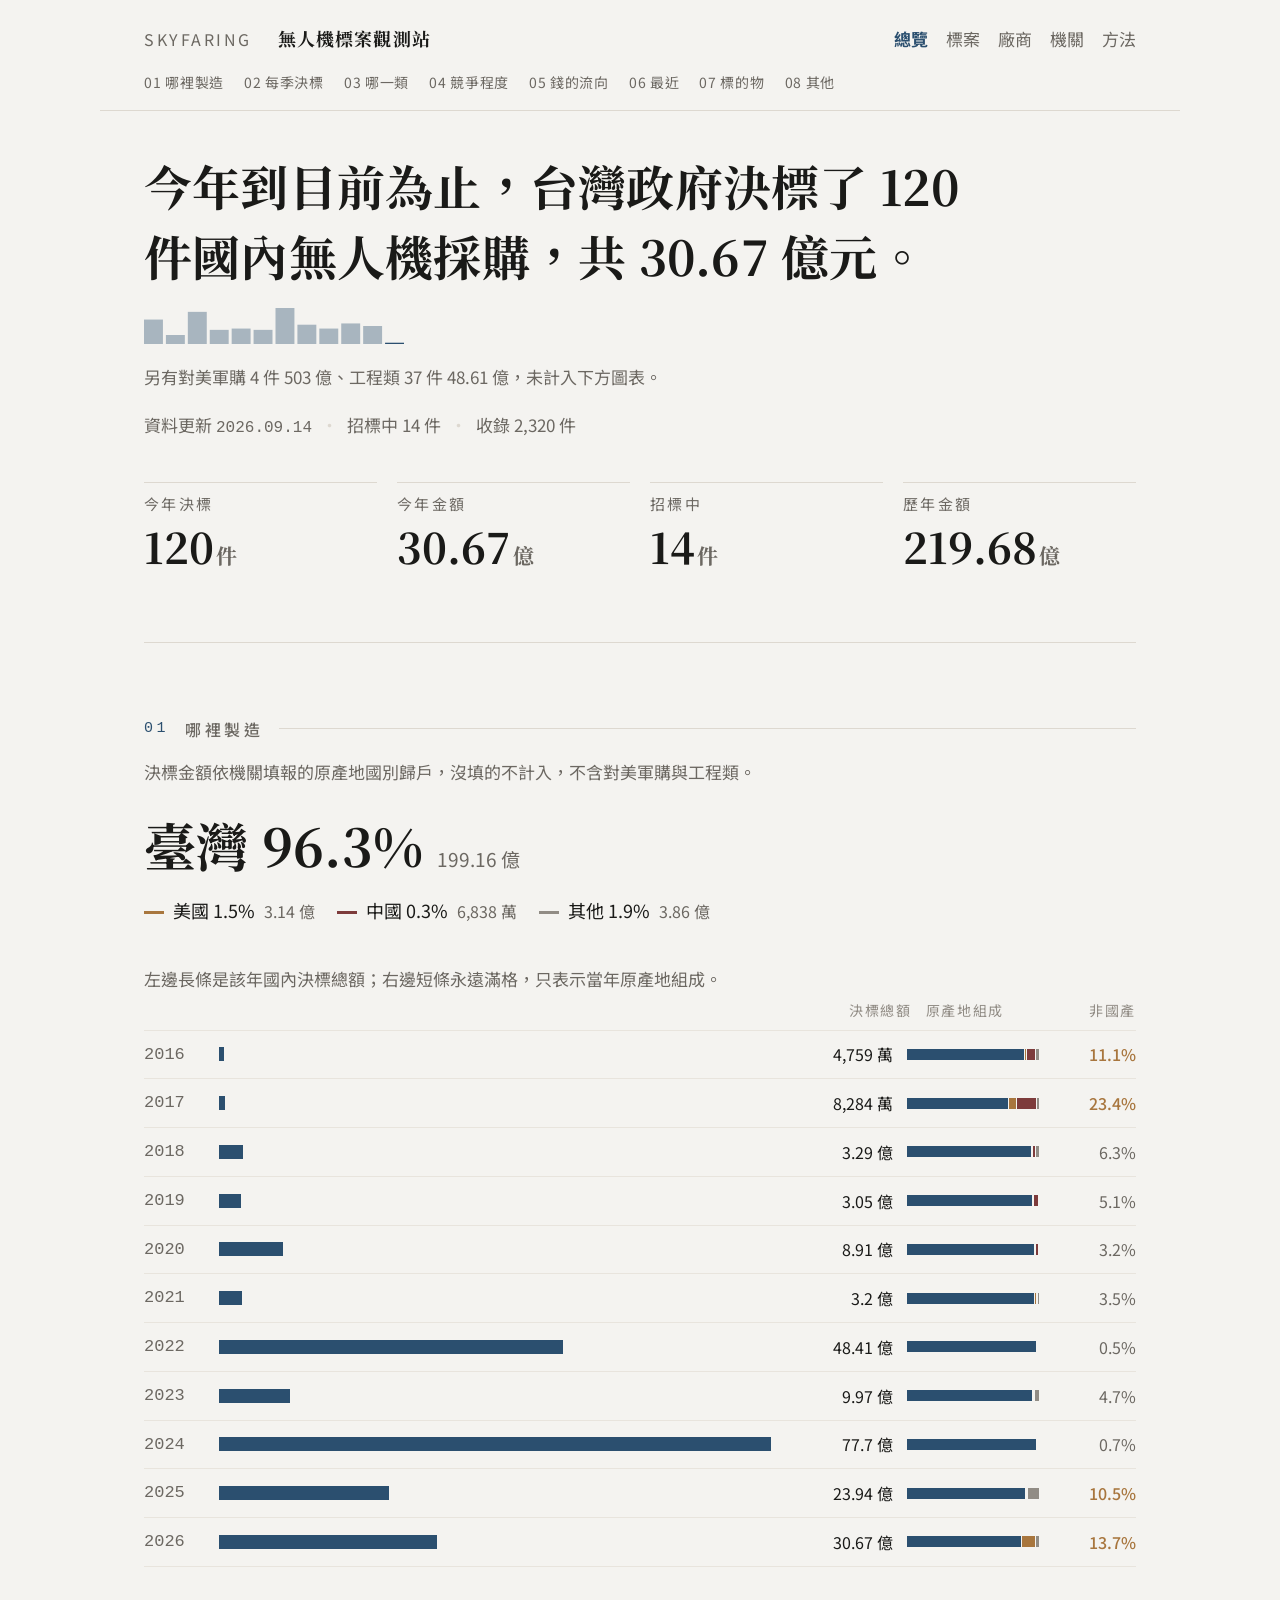
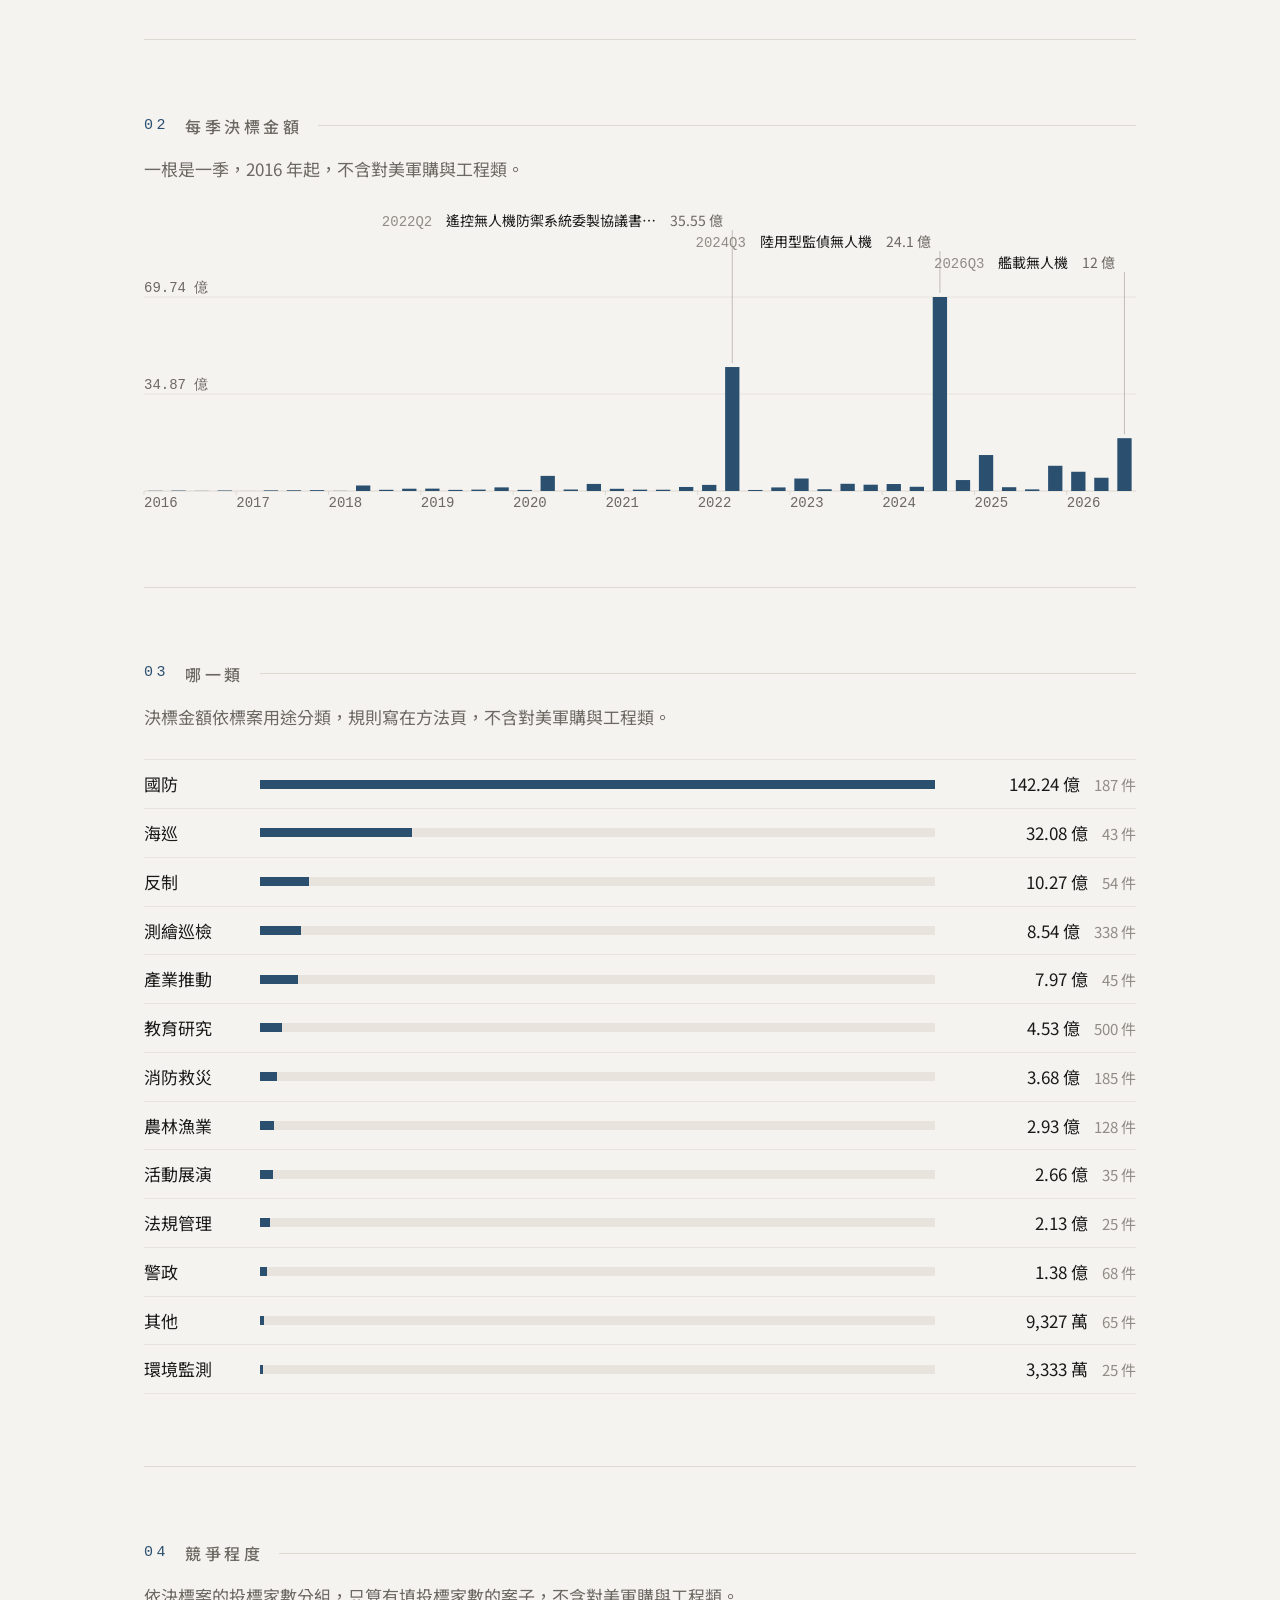
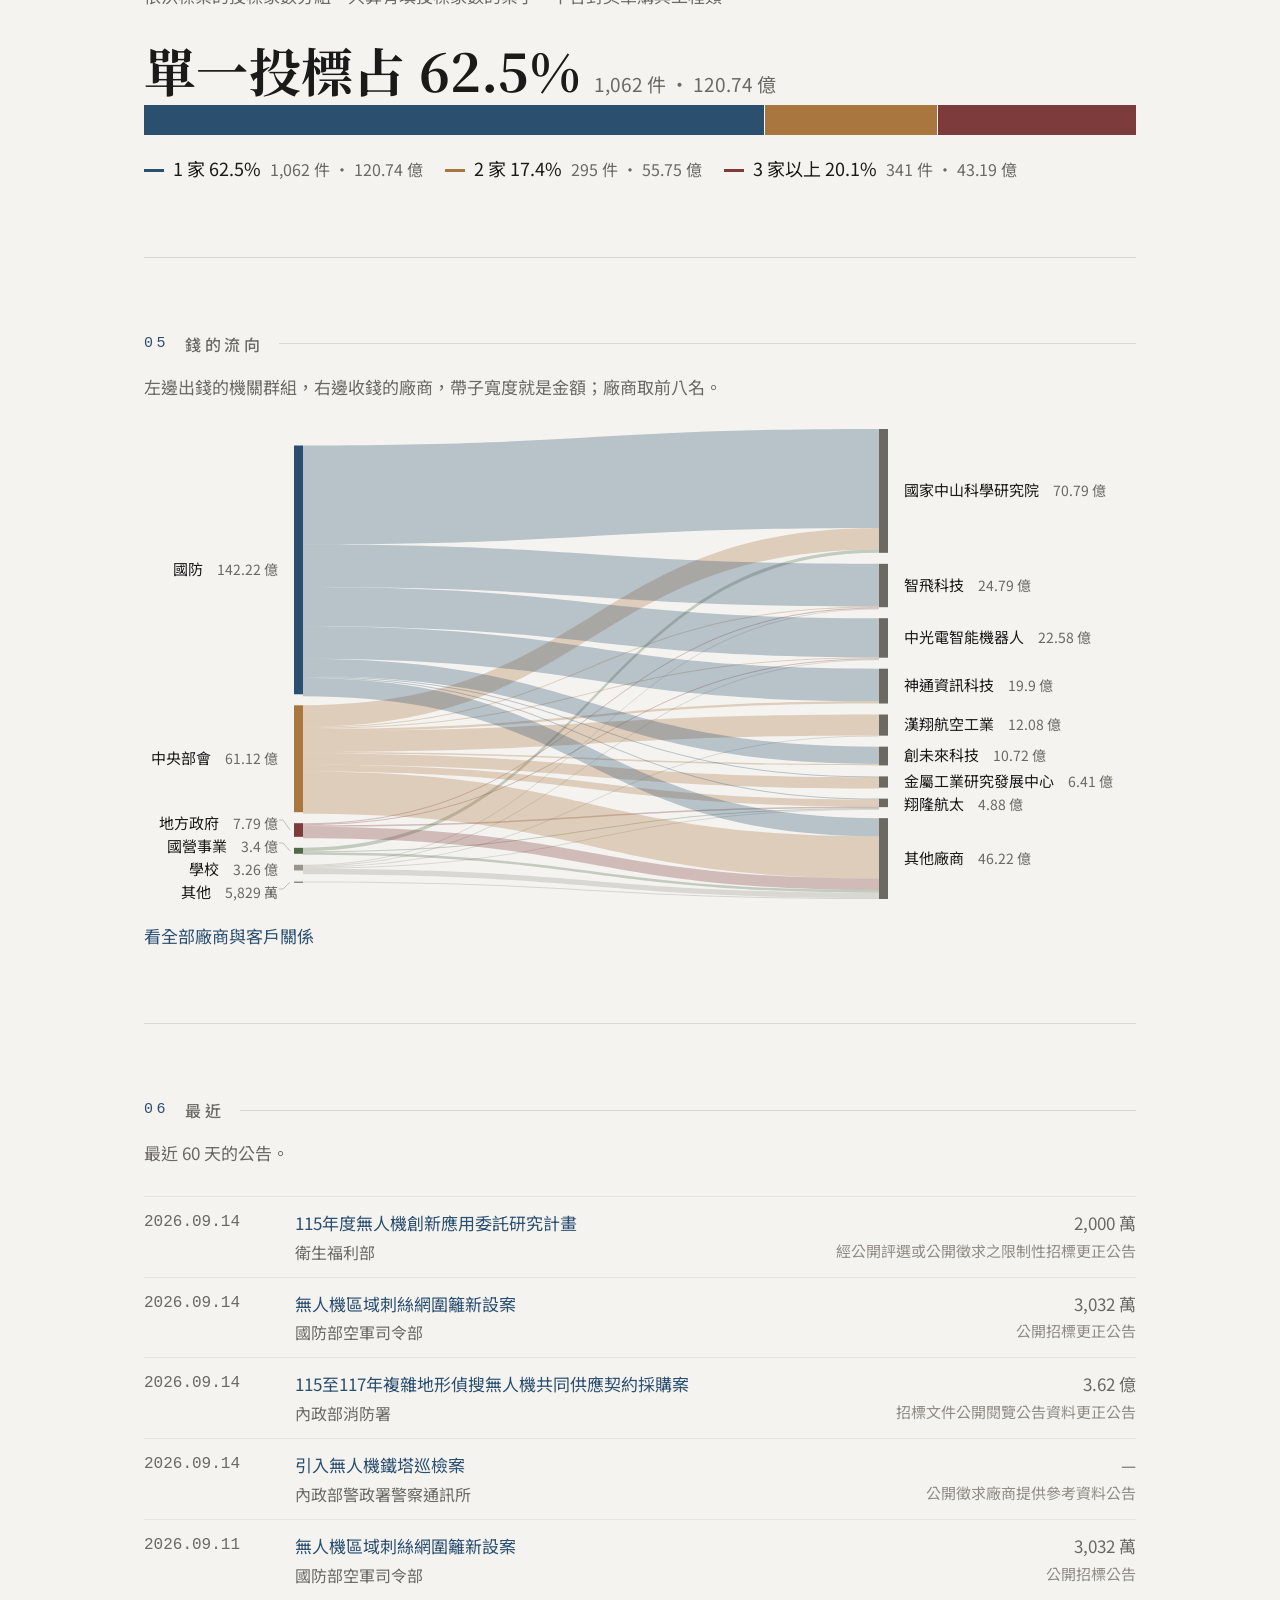
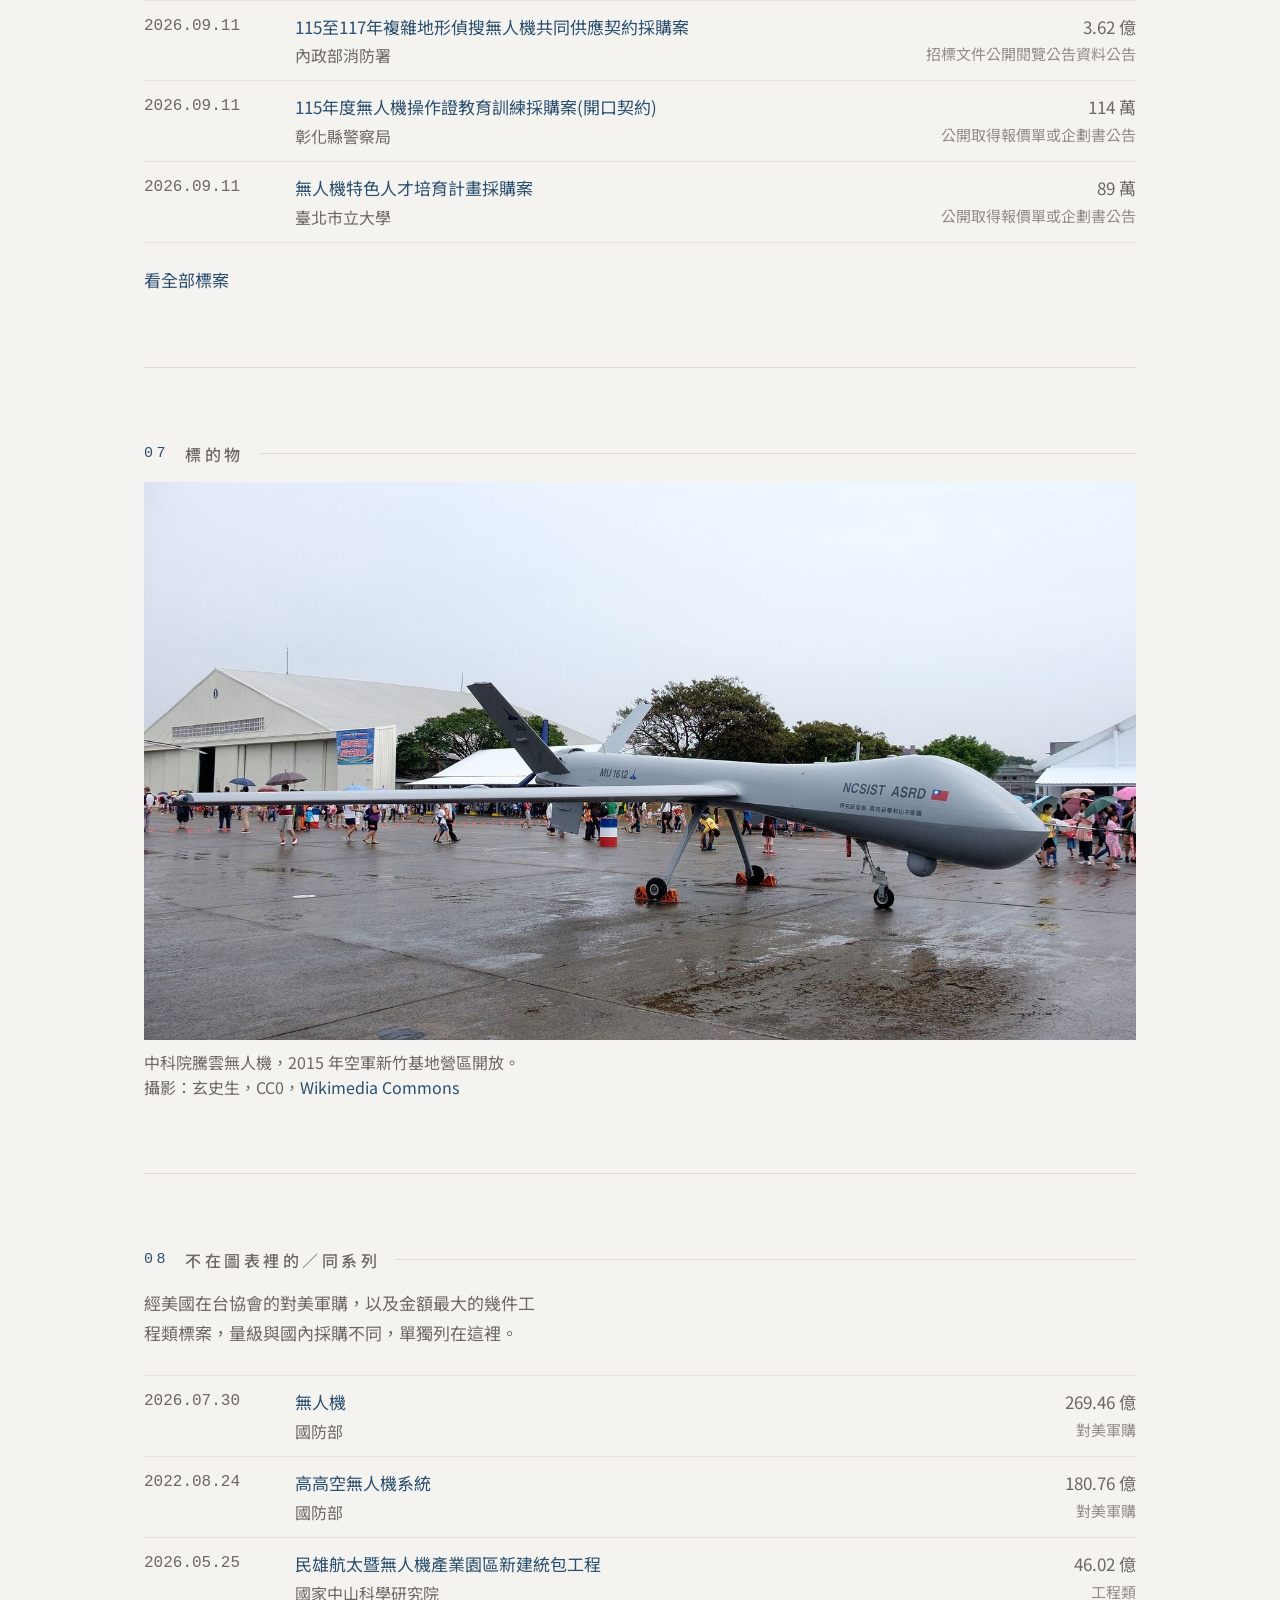
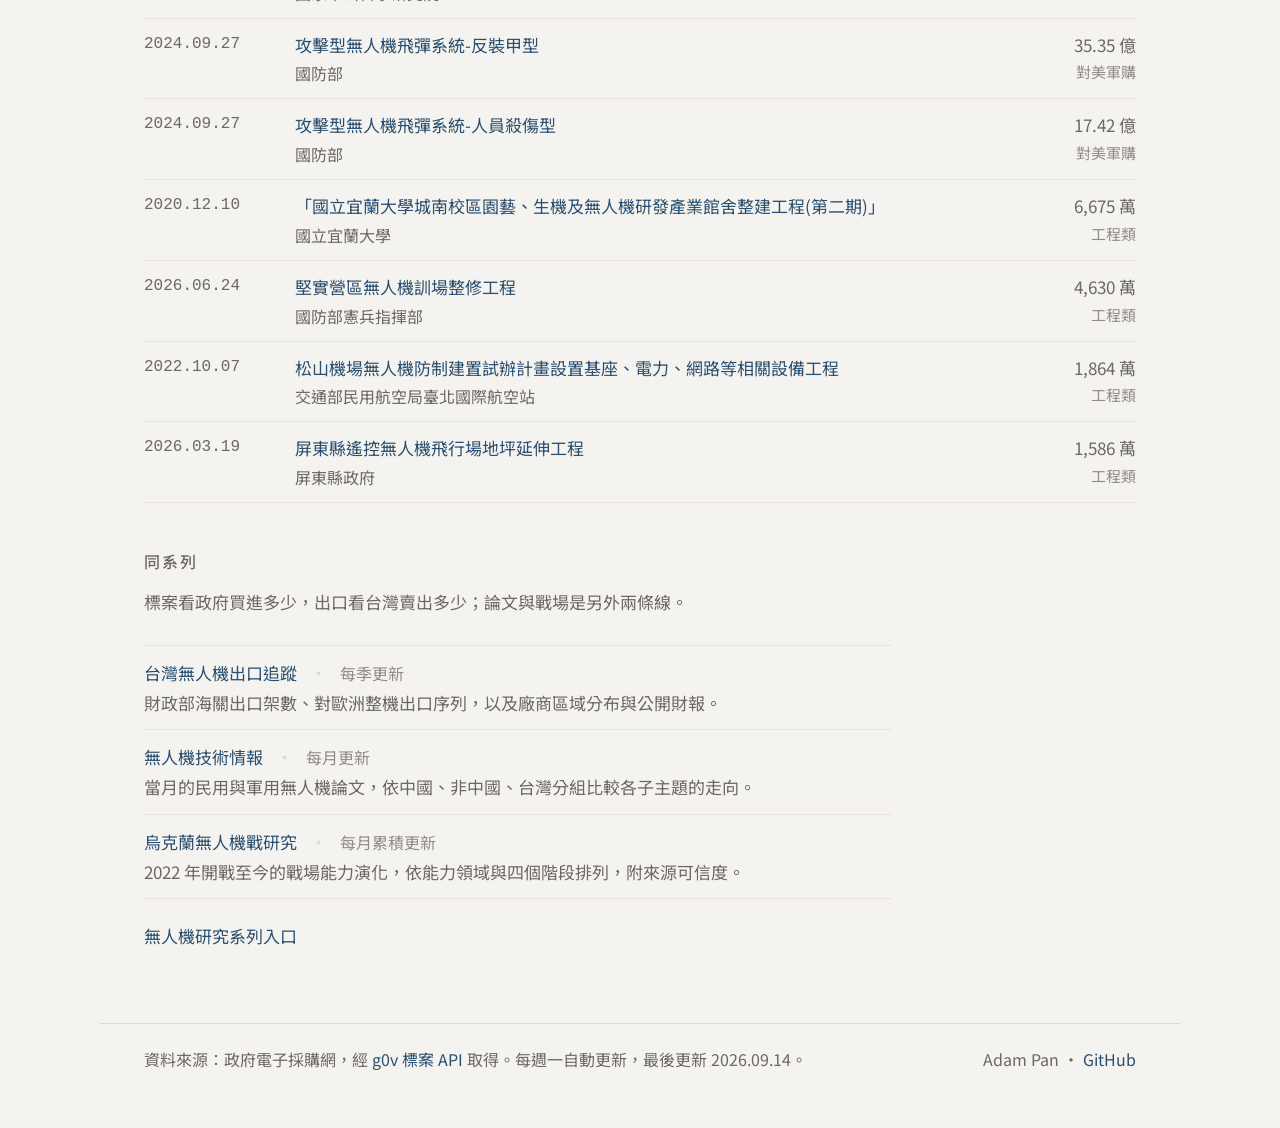
<file: index.html>
<!DOCTYPE html>
<html lang="zh-Hant-TW">
<head>
<meta charset="utf-8">
<meta name="viewport" content="width=device-width, initial-scale=1">
<title>台灣無人機標案觀測站｜政府無人機採購決標金額、得標廠商、原產地</title>
<meta name="description" content="台灣政府無人機採購標案的錢流：每季決標金額、機關群組占比、得標廠商排行，以及最重要的一張圖——無人機到底哪裡製造。資料取自政府電子採購網，每週更新。">
<meta name="color-scheme" content="light dark">
<link rel="canonical" href="https://tenders.skyfaring.net/">
<meta property="og:type" content="website">
<meta property="og:site_name" content="無人機標案觀測站">
<meta property="og:title" content="台灣無人機標案觀測站｜政府無人機採購決標金額、得標廠商、原產地">
<meta property="og:description" content="台灣政府無人機採購標案的錢流：每季決標金額、機關群組占比、得標廠商排行，以及無人機原產地逐年變化。">
<meta property="og:url" content="https://tenders.skyfaring.net/">
<meta property="og:image" content="https://tenders.skyfaring.net/assets/img/tengyun-hsinchu-2015.jpg">
<meta name="twitter:card" content="summary_large_image">
<link rel="preconnect" href="https://fonts.googleapis.com">
<link rel="preconnect" href="https://fonts.gstatic.com" crossorigin>
<link rel="stylesheet" href="https://fonts.googleapis.com/css2?family=Noto+Sans+TC:wght@400;500&family=Noto+Serif+TC:wght@700&display=swap">
<link rel="icon" href="favicon.svg" type="image/svg+xml">
<link rel="stylesheet" href="assets/style.css?v=16">
<script type="module" src="assets/index.js?v=16"></script>
</head>
<body>

<header class="site-head">
  <a class="brand" href="https://skyfaring.net">Skyfaring</a>
  <span class="site-name">無人機標案觀測站</span>
  <nav class="nav" aria-label="主選單">
    <a data-p="index" href="./">總覽</a>
    <a data-p="tenders" href="tenders">標案</a>
    <a data-p="vendors" href="vendors">廠商</a>
    <a data-p="agencies" href="agencies">機關</a>
    <a data-p="about" href="about">方法</a>
  </nav>
</header>

<nav class="secnav" aria-label="本頁章節">
  <a href="#h-origin">01 哪裡製造</a>
  <a href="#h-quarter">02 每季決標</a>
  <a href="#h-category">03 哪一類</a>
  <a href="#h-comp">04 競爭程度</a>
  <a href="#h-flow">05 錢的流向</a>
  <a href="#h-recent">06 最近</a>
  <a href="#h-photo">07 標的物</a>
  <a href="#h-offbook">08 其他</a>
</nav>

<main class="col">

  <section class="hero" aria-labelledby="lede">
    <h1 class="serif lede" id="lede">載入中…</h1>
    <div class="spark" id="hero-spark" role="img"></div>
    <p class="meta" id="hero-aside" hidden></p>
    <p class="meta" id="hero-meta"></p>

    <dl class="totals">
      <div class="total">
        <dt>今年決標</dt>
        <dd class="num" id="t-year-count">—</dd>
      </div>
      <div class="total">
        <dt>今年金額</dt>
        <dd class="num" id="t-year-amount">—</dd>
      </div>
      <div class="total">
        <dt>招標中</dt>
        <dd class="num" id="t-open">—</dd>
      </div>
      <div class="total">
        <dt>歷年金額</dt>
        <dd class="num" id="t-all-amount">—</dd>
      </div>
    </dl>
  </section>

  <section aria-labelledby="h-origin">
    <h2 class="sec-h" id="h-origin"><span class="sec-n">01</span><span>哪裡製造</span></h2>
    <p class="note">決標金額依機關填報的原產地國別歸戶，沒填的不計入，不含對美軍購與工程類。</p>
    <div class="origin-lead" id="origin-lead">
      <p class="bigstat" id="origin-big">—</p>
      <ul class="keys" id="origin-rest"></ul>
    </div>
    <p class="note" id="origin-years-note" style="margin:38px 0 0">左邊長條是該年國內決標總額；右邊短條永遠滿格，只表示當年原產地組成。</p>
    <div class="yearbars" id="origin-years-wrap">
      <div class="yb-head" aria-hidden="true">
        <span></span><span></span><span class="r">決標總額</span><span>原產地組成</span><span class="r">非國產</span>
      </div>
      <div id="origin-years" role="list"></div>
    </div>
  </section>

  <section aria-labelledby="h-quarter">
    <h2 class="sec-h" id="h-quarter"><span class="sec-n">02</span><span>每季決標金額</span></h2>
    <p class="note" id="quarter-note">一根是一季，2016 年起，不含對美軍購與工程類。</p>
    <div class="chart" id="quarter-chart"></div>
  </section>

  <section aria-labelledby="h-category">
    <h2 class="sec-h" id="h-category"><span class="sec-n">03</span><span>哪一類</span></h2>
    <p class="note">決標金額依標案用途分類，規則寫在方法頁，不含對美軍購與工程類。</p>
    <div class="hbars cats" id="category-bars"></div>
  </section>

  <section aria-labelledby="h-comp">
    <h2 class="sec-h" id="h-comp"><span class="sec-n">04</span><span>競爭程度</span></h2>
    <p class="note">依決標案的投標家數分組，只算有填投標家數的案子，不含對美軍購與工程類。</p>
    <div class="origin-lead">
      <p class="bigstat" id="comp-big">—</p>
      <div class="sbar" id="comp-bar" role="img"></div>
      <ul class="keys" id="comp-keys"></ul>
    </div>
  </section>

  <section aria-labelledby="h-flow">
    <h2 class="sec-h" id="h-flow"><span class="sec-n">05</span><span>錢的流向</span></h2>
    <p class="note note-wide">左邊出錢的機關群組，右邊收錢的廠商，帶子寬度就是金額；廠商取前八名。</p>
    <p class="note note-narrow">每個群組底下是拿最多錢的三家廠商，廠商取前八名。</p>
    <div class="flow" id="flow">
      <div class="flow-chart" id="flow-chart"></div>
      <div class="flow-list" id="flow-list"></div>
    </div>
    <p class="more"><a href="vendors">看全部廠商與客戶關係</a></p>
  </section>

  <section aria-labelledby="h-recent">
    <h2 class="sec-h" id="h-recent"><span class="sec-n">06</span><span>最近</span></h2>
    <p class="note">最近 60 天的公告。</p>
    <ul class="recent" id="recent-list"></ul>
    <p class="more"><a href="tenders">看全部標案</a></p>
  </section>

  <section aria-labelledby="h-photo">
    <h2 class="sec-h" id="h-photo"><span class="sec-n">07</span><span>標的物</span></h2>
    <figure class="photo">
      <img src="assets/img/tengyun-hsinchu-2015.jpg" width="1600" height="900" loading="lazy" decoding="async"
           alt="停機坪上靜態展示的中科院騰雲大型無人機，機身標示 NCSIST ASRD。">
      <figcaption>
        中科院騰雲無人機，2015 年空軍新竹基地營區開放。<br>
        攝影：玄史生，CC0，<a href="https://commons.wikimedia.org/wiki/File:NCSIST_ASRD_MALE_UAV_Display_at_Hsinchu_Air_Force_Base_20151121a.jpg" rel="noopener">Wikimedia Commons</a>
      </figcaption>
    </figure>
  </section>

  <section aria-labelledby="h-offbook">
    <h2 class="sec-h" id="h-offbook"><span class="sec-n">08</span><span>不在圖表裡的／同系列</span></h2>
    <p class="note" id="offbook-note">經美國在台協會的對美軍購，以及金額最大的幾件工程類標案，量級與國內採購不同，單獨列在這裡。</p>
    <ul class="recent" id="offbook-list"></ul>

    <h3 class="sub-h">同系列</h3>
    <p class="note">標案看政府買進多少，出口看台灣賣出多少；論文與戰場是另外兩條線。</p>
    <ul class="series">
      <li>
        <a href="https://skyfaring.net/taiwan-drone-export/">台灣無人機出口追蹤</a><span class="sep"> · </span><span class="k">每季更新</span>
        <span class="d">財政部海關出口架數、對歐洲整機出口序列，以及廠商區域分布與公開財報。</span>
      </li>
      <li>
        <a href="https://skyfaring.net/drone-review/">無人機技術情報</a><span class="sep"> · </span><span class="k">每月更新</span>
        <span class="d">當月的民用與軍用無人機論文，依中國、非中國、台灣分組比較各子主題的走向。</span>
      </li>
      <li>
        <a href="https://skyfaring.net/ukraine-review/">烏克蘭無人機戰研究</a><span class="sep"> · </span><span class="k">每月累積更新</span>
        <span class="d">2022 年開戰至今的戰場能力演化，依能力領域與四個階段排列，附來源可信度。</span>
      </li>
    </ul>
    <p class="more"><a href="https://skyfaring.net/projects/drone-research/">無人機研究系列入口</a></p>
  </section>

</main>

<footer class="site-foot">
  <p>資料來源：政府電子採購網，經 <a href="https://pcc-api.openfun.app/" rel="noopener">g0v 標案 API</a> 取得。每週一自動更新，最後更新 <time data-updated>—</time>。</p>
  <p class="fr">Adam Pan<span class="sep"> · </span><a href="https://github.com/lioneer32232002-commits/drone-tenders" rel="noopener">GitHub</a></p>
</footer>

</body>
</html>
</file>
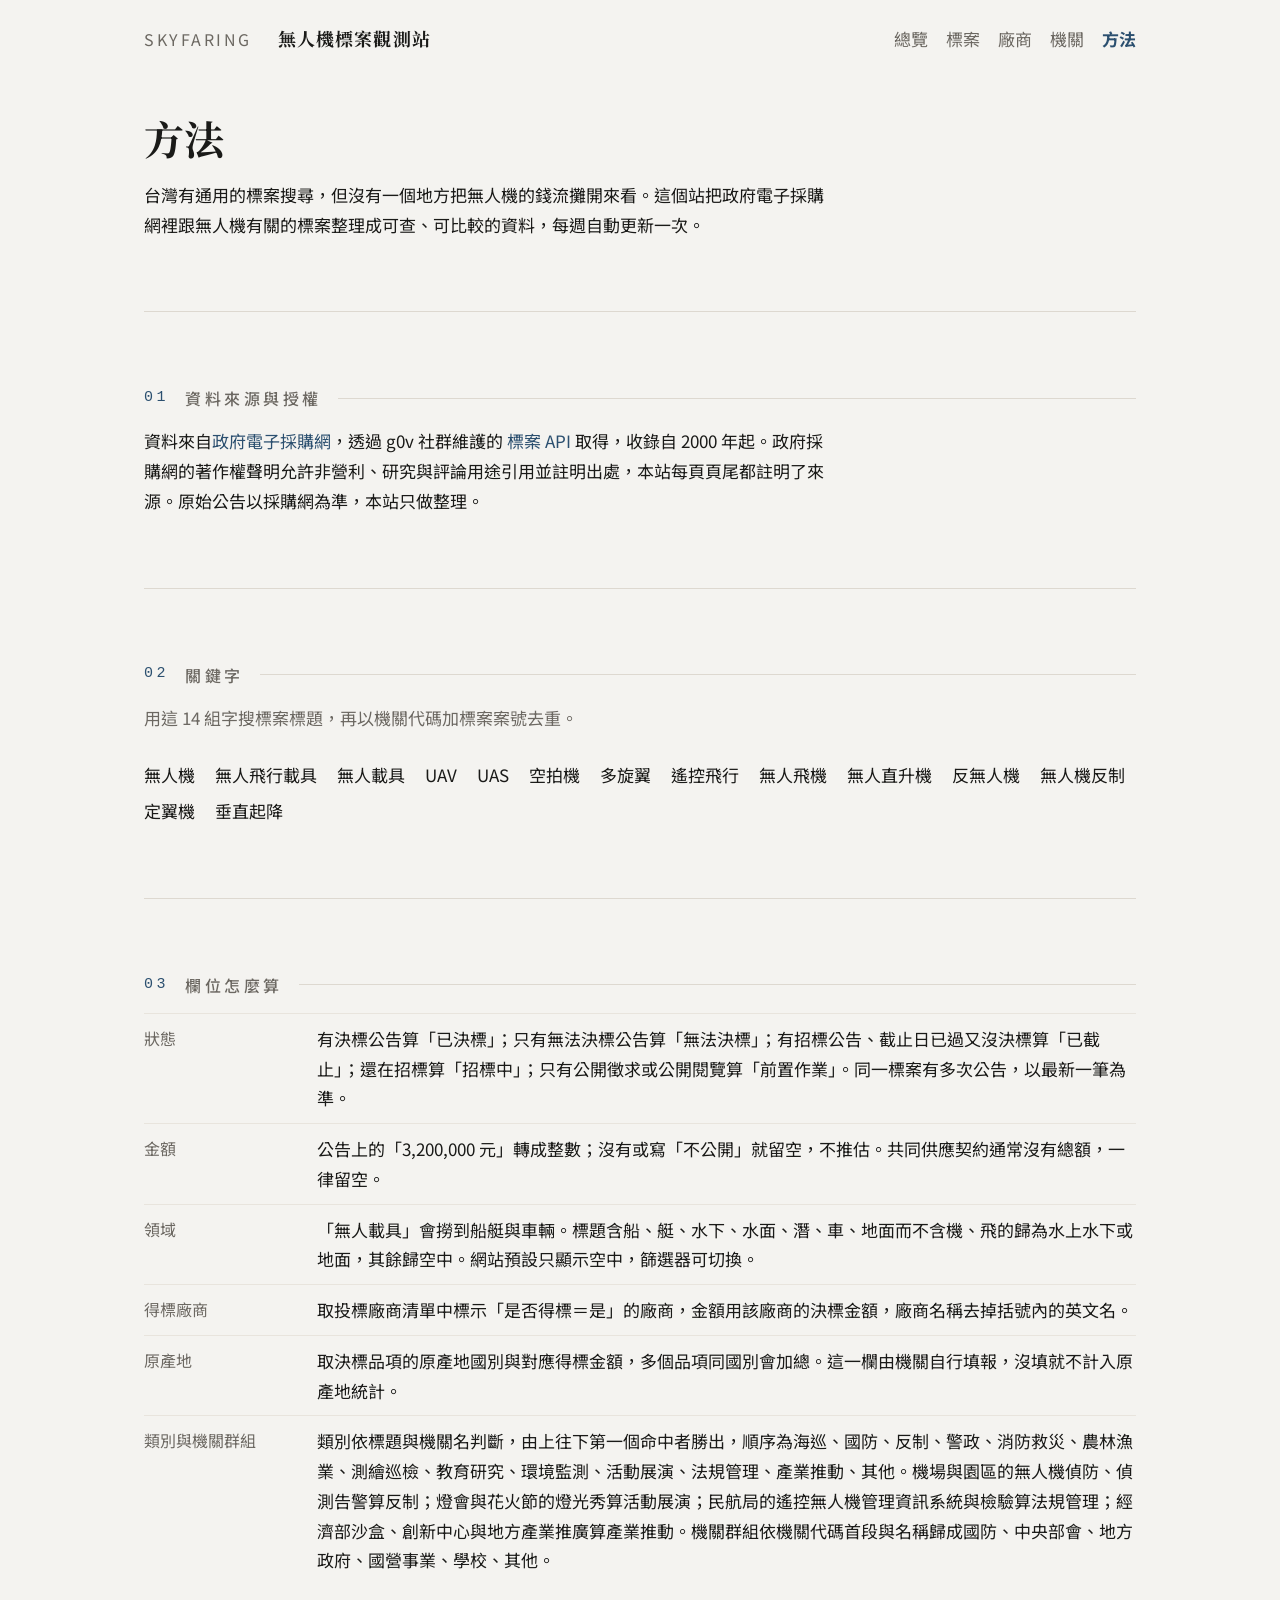
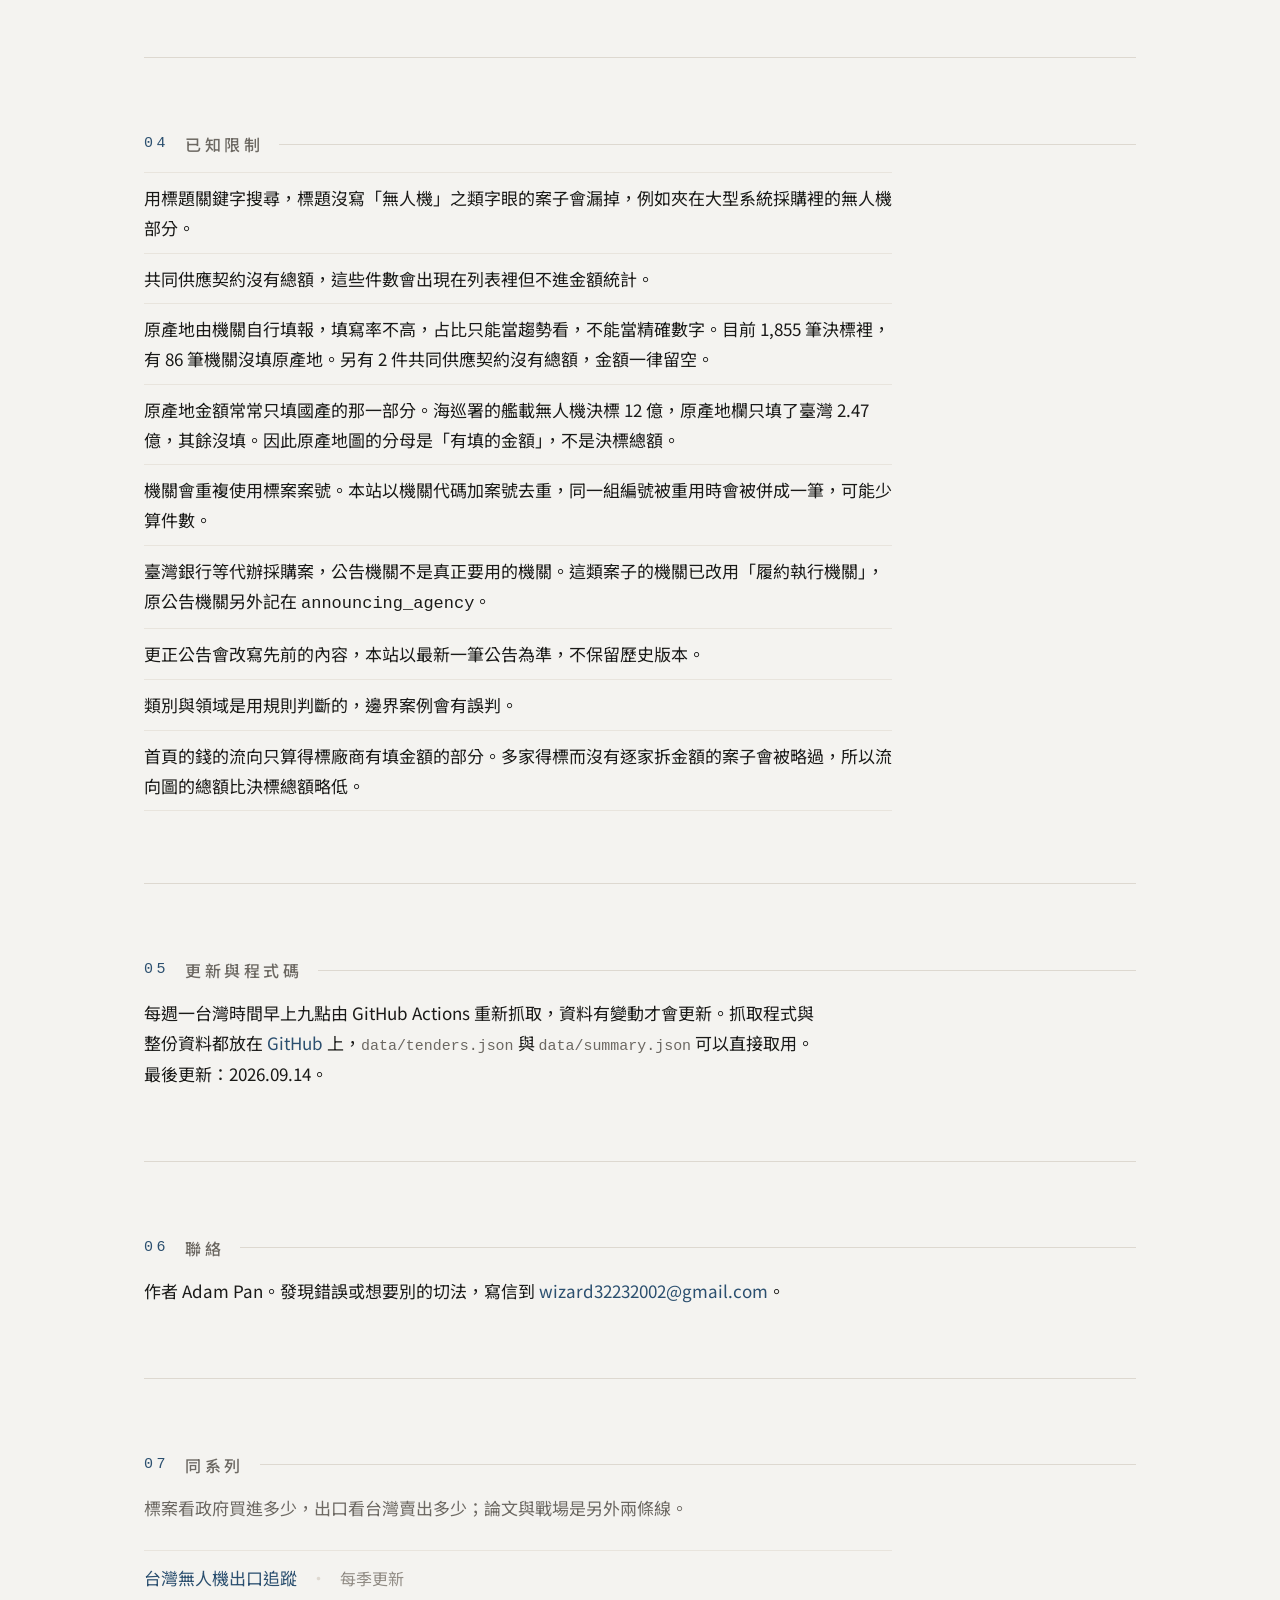
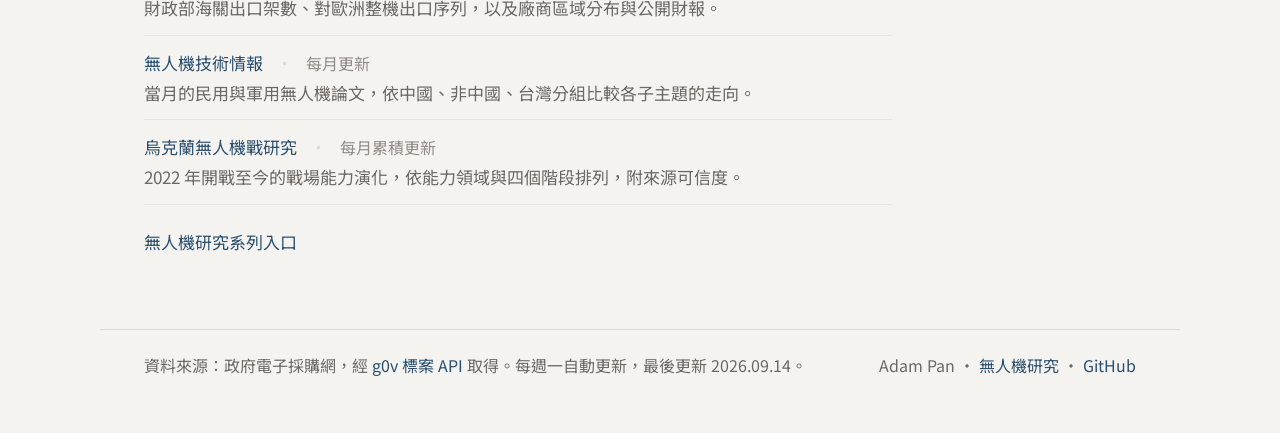
<file: about.html>
<!DOCTYPE html>
<html lang="zh-Hant-TW">
<head>
<meta charset="utf-8">
<meta name="viewport" content="width=device-width, initial-scale=1">
<title>無人機標案資料方法｜來源、關鍵字、欄位定義與已知限制</title>
<meta name="description" content="無人機標案觀測站的資料怎麼來的：政府電子採購網經 g0v 標案 API，14 組標題關鍵字去重，欄位定義、領域判斷規則與已知限制都寫在這裡。">
<meta name="color-scheme" content="light dark">
<link rel="canonical" href="https://tenders.skyfaring.net/about">
<meta property="og:type" content="article">
<meta property="og:site_name" content="無人機標案觀測站">
<meta property="og:title" content="無人機標案資料方法｜來源、關鍵字、欄位定義與已知限制">
<meta property="og:description" content="資料怎麼來的、欄位怎麼定義、哪些案子會漏掉。">
<meta property="og:url" content="https://tenders.skyfaring.net/about">
<link rel="preconnect" href="https://fonts.googleapis.com">
<link rel="preconnect" href="https://fonts.gstatic.com" crossorigin>
<link rel="stylesheet" href="https://fonts.googleapis.com/css2?family=Noto+Sans+TC:wght@400;500&family=Noto+Serif+TC:wght@700&display=swap">
<link rel="icon" href="favicon.svg" type="image/svg+xml">
<link rel="stylesheet" href="assets/style.css?v=16">
<script type="module" src="assets/about.js?v=16"></script>
</head>
<body>

<header class="site-head">
  <a class="brand" href="https://skyfaring.net">Skyfaring</a>
  <span class="site-name">無人機標案觀測站</span>
  <nav class="nav" aria-label="主選單">
    <a data-p="index" href="./">總覽</a>
    <a data-p="tenders" href="tenders">標案</a>
    <a data-p="vendors" href="vendors">廠商</a>
    <a data-p="agencies" href="agencies">機關</a>
    <a data-p="about" href="about">方法</a>
  </nav>
</header>

<main class="col">

  <section class="hero" aria-labelledby="h1">
    <h1 class="page-title" id="h1">方法</h1>
    <p class="prose">台灣有通用的標案搜尋，但沒有一個地方把無人機的錢流攤開來看。這個站把政府電子採購網裡跟無人機有關的標案整理成可查、可比較的資料，每週自動更新一次。</p>
  </section>

  <section aria-labelledby="h-source">
    <h2 class="sec-h" id="h-source"><span class="sec-n">01</span><span>資料來源與授權</span></h2>
    <p class="prose">資料來自<a href="https://web.pcc.gov.tw/" rel="noopener">政府電子採購網</a>，透過 g0v 社群維護的 <a href="https://pcc-api.openfun.app/" rel="noopener">標案 API</a> 取得，收錄自 2000 年起。政府採購網的著作權聲明允許非營利、研究與評論用途引用並註明出處，本站每頁頁尾都註明了來源。原始公告以採購網為準，本站只做整理。</p>
  </section>

  <section aria-labelledby="h-kw">
    <h2 class="sec-h" id="h-kw"><span class="sec-n">02</span><span>關鍵字</span></h2>
    <p class="note">用這 14 組字搜標案標題，再以機關代碼加標案案號去重。</p>
    <ul class="kwlist">
      <li>無人機</li><li>無人飛行載具</li><li>無人載具</li><li>UAV</li><li>UAS</li>
      <li>空拍機</li><li>多旋翼</li><li>遙控飛行</li><li>無人飛機</li><li>無人直升機</li>
      <li>反無人機</li><li>無人機反制</li><li>定翼機</li><li>垂直起降</li>
    </ul>
  </section>

  <section aria-labelledby="h-fields">
    <h2 class="sec-h" id="h-fields"><span class="sec-n">03</span><span>欄位怎麼算</span></h2>
    <dl class="deflist">
      <div>
        <dt>狀態</dt>
        <dd>有決標公告算「已決標」；只有無法決標公告算「無法決標」；有招標公告、截止日已過又沒決標算「已截止」；還在招標算「招標中」；只有公開徵求或公開閱覽算「前置作業」。同一標案有多次公告，以最新一筆為準。</dd>
      </div>
      <div>
        <dt>金額</dt>
        <dd>公告上的「3,200,000 元」轉成整數；沒有或寫「不公開」就留空，不推估。共同供應契約通常沒有總額，一律留空。</dd>
      </div>
      <div>
        <dt>領域</dt>
        <dd>「無人載具」會撈到船艇與車輛。標題含船、艇、水下、水面、潛、車、地面而不含機、飛的歸為水上水下或地面，其餘歸空中。網站預設只顯示空中，篩選器可切換。</dd>
      </div>
      <div>
        <dt>得標廠商</dt>
        <dd>取投標廠商清單中標示「是否得標＝是」的廠商，金額用該廠商的決標金額，廠商名稱去掉括號內的英文名。</dd>
      </div>
      <div>
        <dt>原產地</dt>
        <dd>取決標品項的原產地國別與對應得標金額，多個品項同國別會加總。這一欄由機關自行填報，沒填就不計入原產地統計。</dd>
      </div>
      <div>
        <dt>類別與機關群組</dt>
        <dd>類別依標題與機關名判斷，由上往下第一個命中者勝出，順序為海巡、國防、反制、警政、消防救災、農林漁業、測繪巡檢、教育研究、環境監測、活動展演、法規管理、產業推動、其他。機場與園區的無人機偵防、偵測告警算反制；燈會與花火節的燈光秀算活動展演；民航局的遙控無人機管理資訊系統與檢驗算法規管理；經濟部沙盒、創新中心與地方產業推廣算產業推動。機關群組依機關代碼首段與名稱歸成國防、中央部會、地方政府、國營事業、學校、其他。</dd>
      </div>
    </dl>
  </section>

  <section aria-labelledby="h-limits">
    <h2 class="sec-h" id="h-limits"><span class="sec-n">04</span><span>已知限制</span></h2>
    <ul class="limits">
      <li>用標題關鍵字搜尋，標題沒寫「無人機」之類字眼的案子會漏掉，例如夾在大型系統採購裡的無人機部分。</li>
      <li>共同供應契約沒有總額，這些件數會出現在列表裡但不進金額統計。</li>
      <li>原產地由機關自行填報，填寫率不高，占比只能當趨勢看，不能當精確數字。<span id="data-notes"></span></li>
      <li>原產地金額常常只填國產的那一部分。海巡署的艦載無人機決標 12 億，原產地欄只填了臺灣 2.47 億，其餘沒填。因此原產地圖的分母是「有填的金額」，不是決標總額。</li>
      <li>機關會重複使用標案案號。本站以機關代碼加案號去重，同一組編號被重用時會被併成一筆，可能少算件數。</li>
      <li>臺灣銀行等代辦採購案，公告機關不是真正要用的機關。這類案子的機關已改用「履約執行機關」，原公告機關另外記在 <code>announcing_agency</code>。</li>
      <li>更正公告會改寫先前的內容，本站以最新一筆公告為準，不保留歷史版本。</li>
      <li>類別與領域是用規則判斷的，邊界案例會有誤判。</li>
      <li>首頁的錢的流向只算得標廠商有填金額的部分。多家得標而沒有逐家拆金額的案子會被略過，所以流向圖的總額比決標總額略低。</li>
    </ul>
  </section>

  <section aria-labelledby="h-update">
    <h2 class="sec-h" id="h-update"><span class="sec-n">05</span><span>更新與程式碼</span></h2>
    <p class="prose">每週一台灣時間早上九點由 GitHub Actions 重新抓取，資料有變動才會更新。抓取程式與整份資料都放在 <a href="https://github.com/lioneer32232002-commits/drone-tenders" rel="noopener">GitHub</a> 上，<code>data/tenders.json</code> 與 <code>data/summary.json</code> 可以直接取用。最後更新：<time data-updated>—</time>。</p>
  </section>

  <section aria-labelledby="h-contact">
    <h2 class="sec-h" id="h-contact"><span class="sec-n">06</span><span>聯絡</span></h2>
    <p class="prose">作者 Adam Pan。發現錯誤或想要別的切法，寫信到 <a href="mailto:wizard32232002@gmail.com">wizard32232002@gmail.com</a>。</p>
  </section>

  <section aria-labelledby="h-series">
    <h2 class="sec-h" id="h-series"><span class="sec-n">07</span><span>同系列</span></h2>
    <p class="note">標案看政府買進多少，出口看台灣賣出多少；論文與戰場是另外兩條線。</p>
    <ul class="series">
      <li>
        <a href="https://skyfaring.net/taiwan-drone-export/">台灣無人機出口追蹤</a><span class="sep"> · </span><span class="k">每季更新</span>
        <span class="d">財政部海關出口架數、對歐洲整機出口序列，以及廠商區域分布與公開財報。</span>
      </li>
      <li>
        <a href="https://skyfaring.net/drone-review/">無人機技術情報</a><span class="sep"> · </span><span class="k">每月更新</span>
        <span class="d">當月的民用與軍用無人機論文，依中國、非中國、台灣分組比較各子主題的走向。</span>
      </li>
      <li>
        <a href="https://skyfaring.net/ukraine-review/">烏克蘭無人機戰研究</a><span class="sep"> · </span><span class="k">每月累積更新</span>
        <span class="d">2022 年開戰至今的戰場能力演化，依能力領域與四個階段排列，附來源可信度。</span>
      </li>
    </ul>
    <p class="more"><a href="https://skyfaring.net/projects/drone-research/">無人機研究系列入口</a></p>
  </section>

</main>

<footer class="site-foot">
  <p>資料來源：政府電子採購網，經 <a href="https://pcc-api.openfun.app/" rel="noopener">g0v 標案 API</a> 取得。每週一自動更新，最後更新 <time data-updated>—</time>。</p>
  <p class="fr">Adam Pan<span class="sep"> · </span><a href="https://skyfaring.net/projects/drone-research/">無人機研究</a><span class="sep"> · </span><a href="https://github.com/lioneer32232002-commits/drone-tenders" rel="noopener">GitHub</a></p>
</footer>

</body>
</html>
</file>
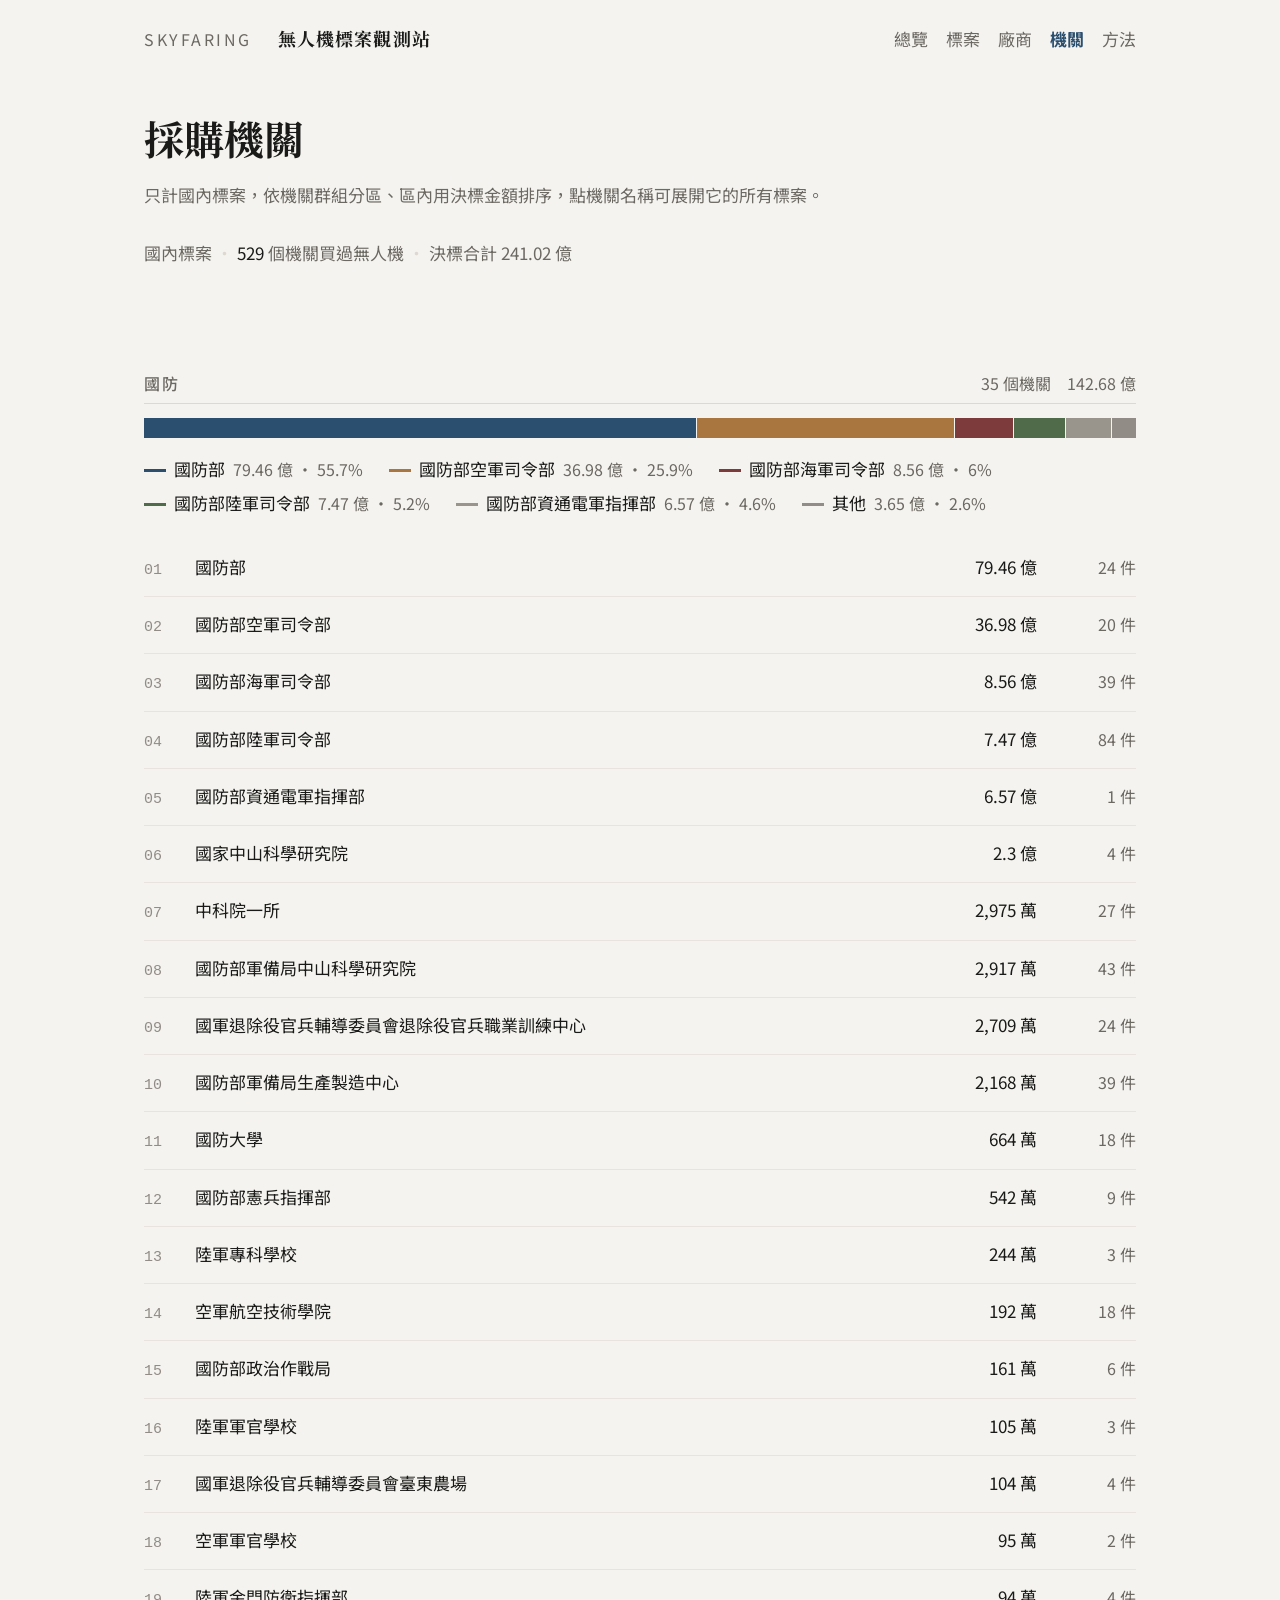
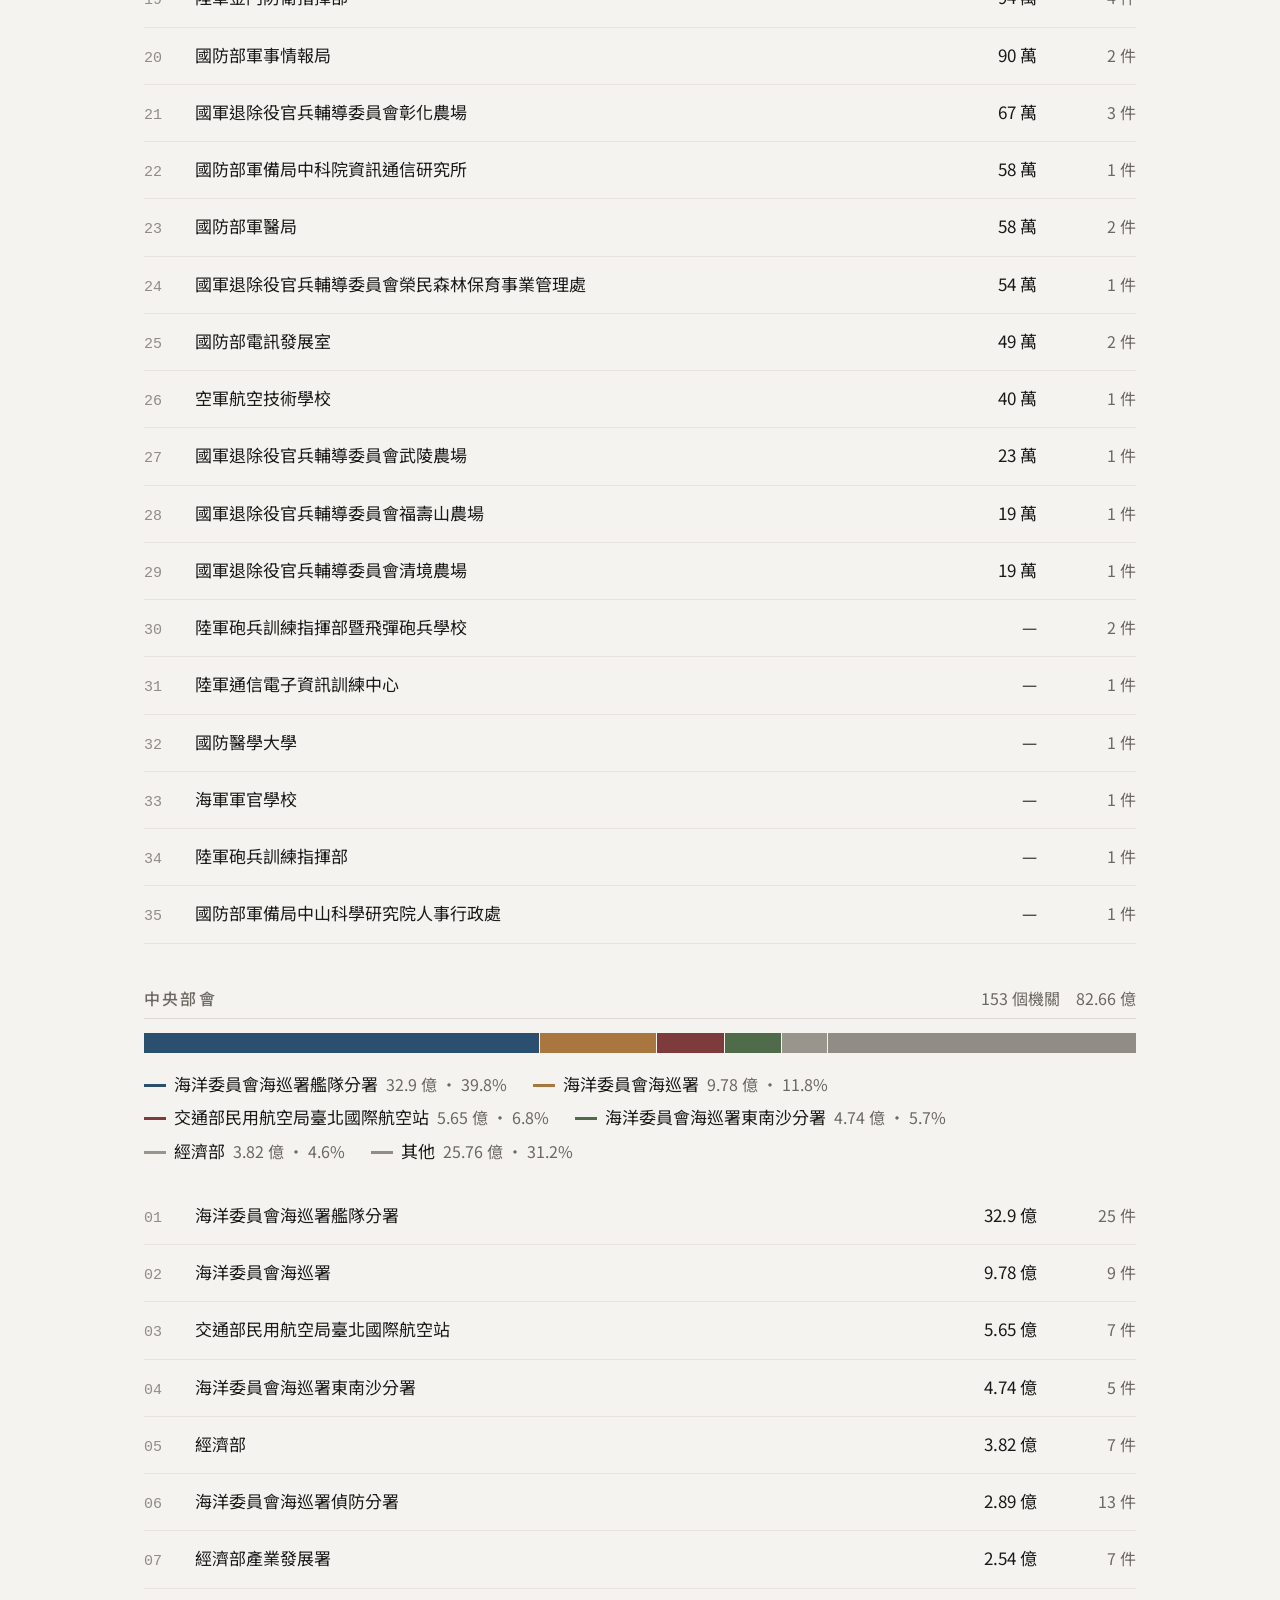
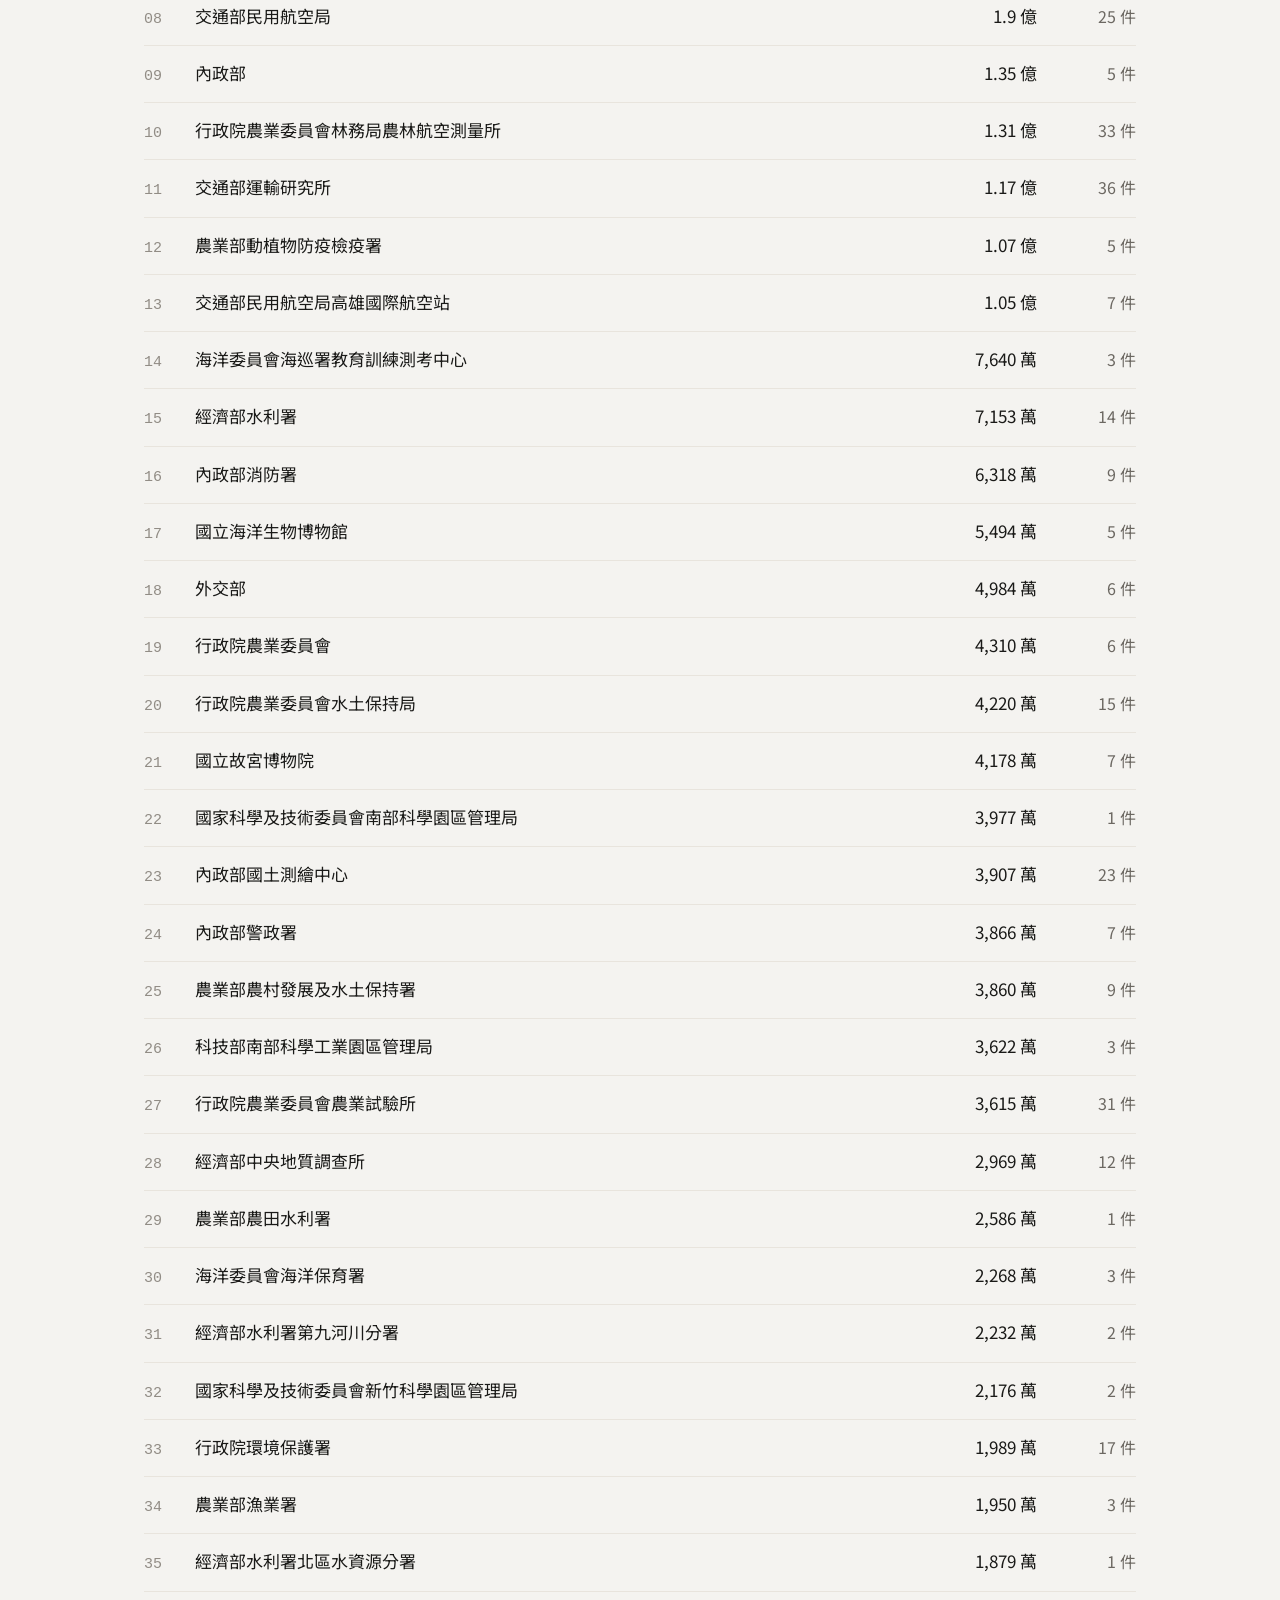
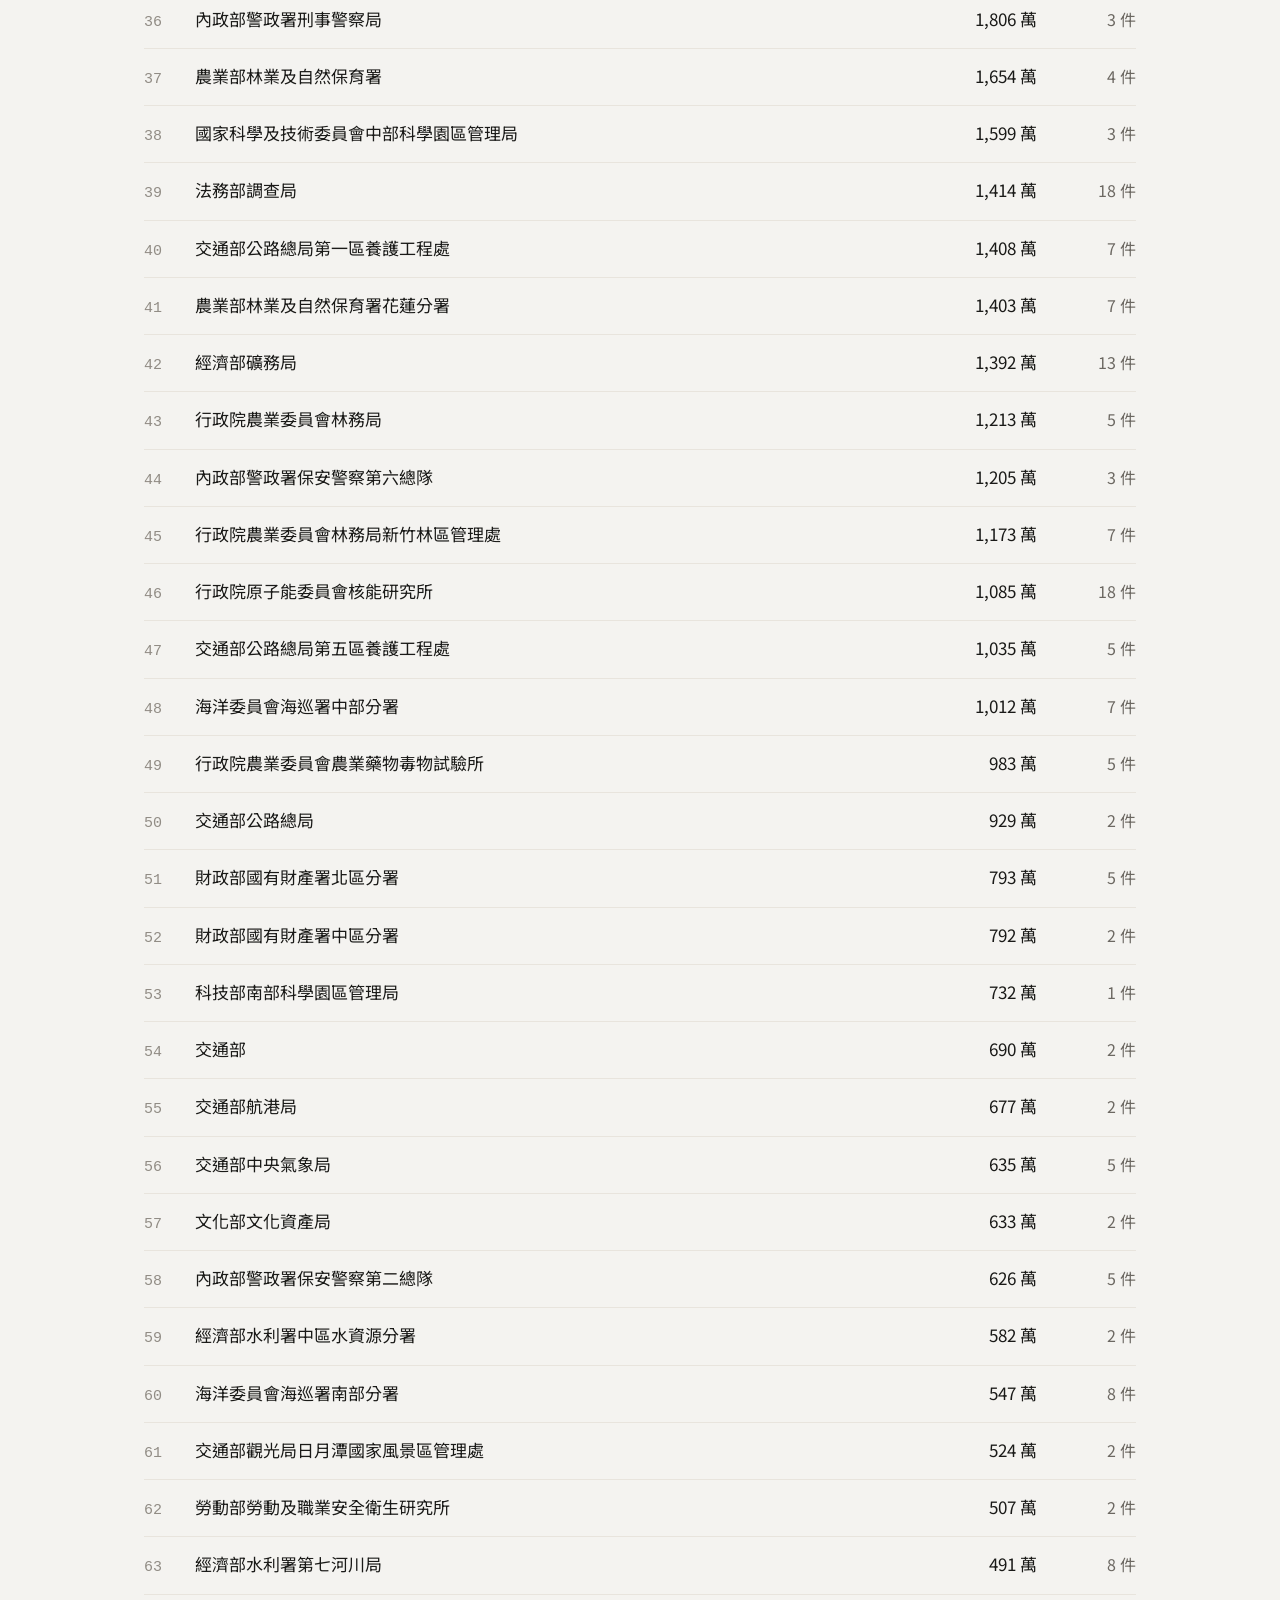
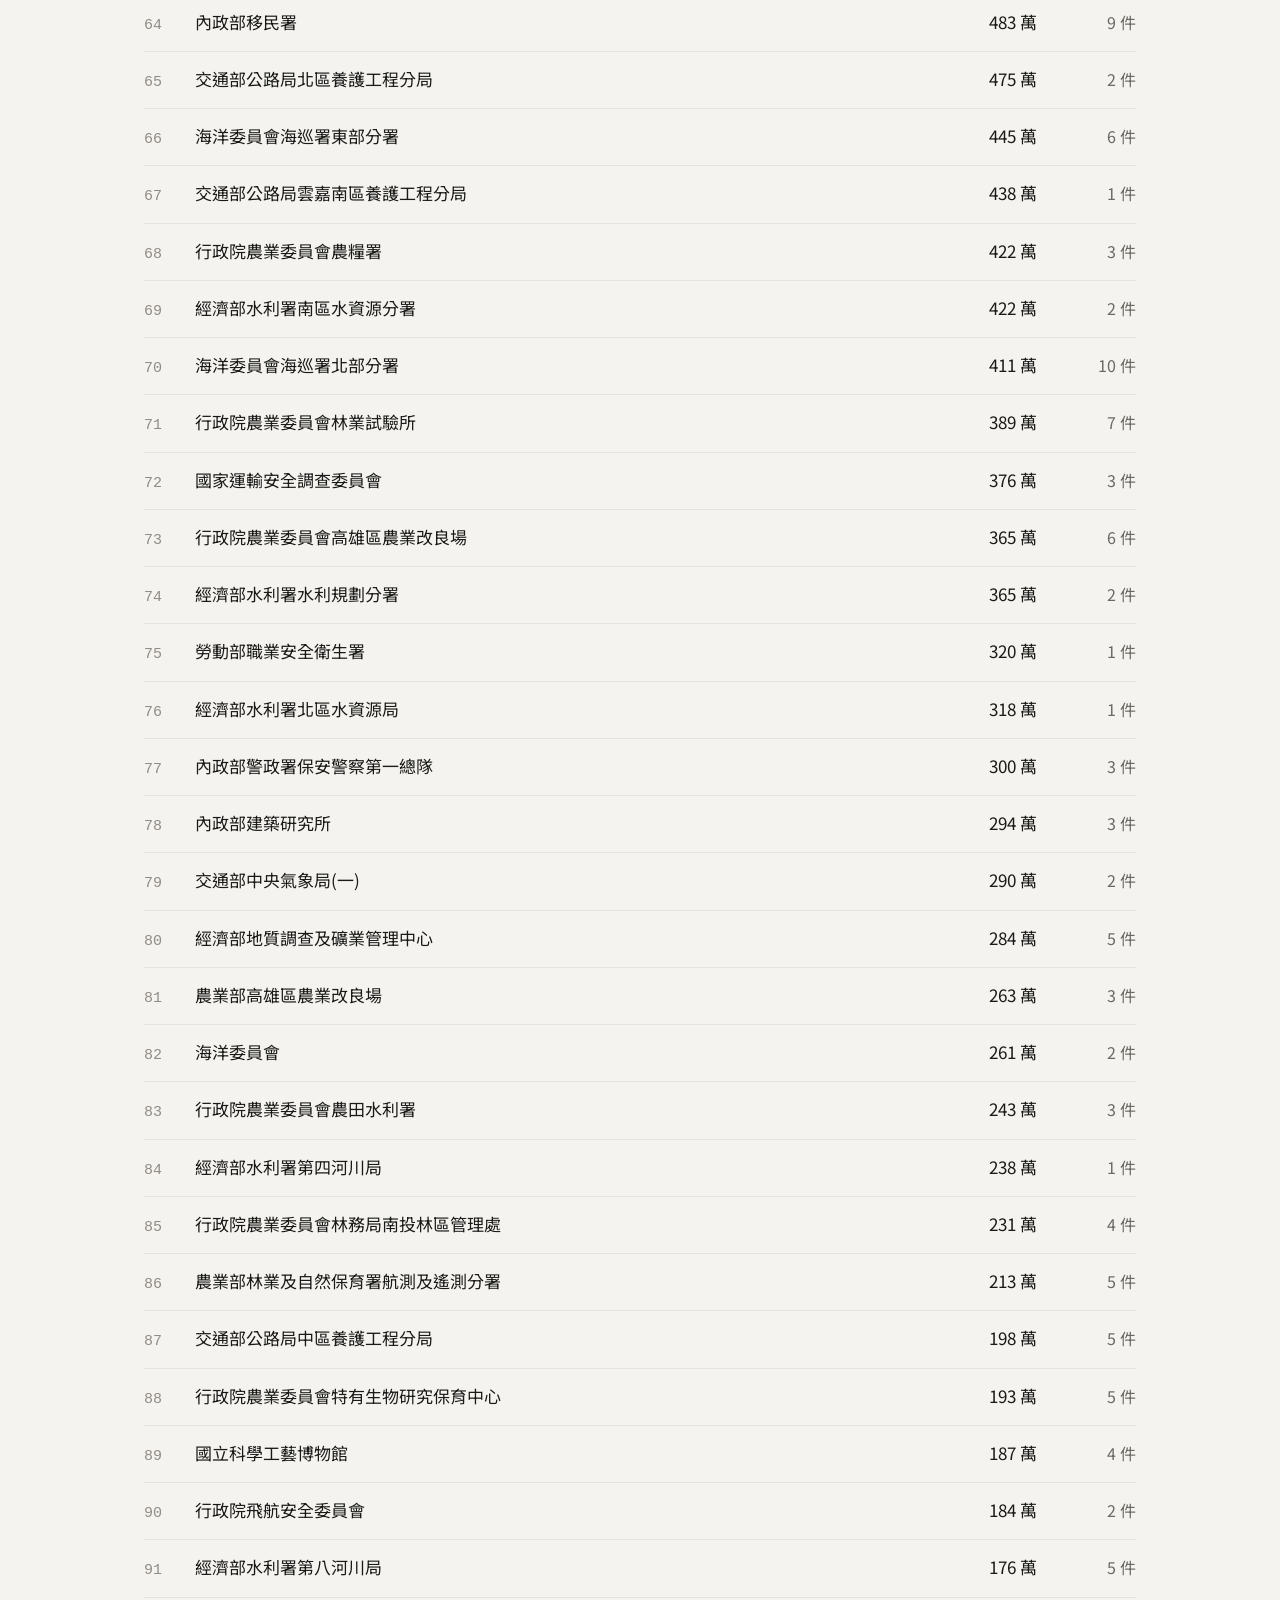
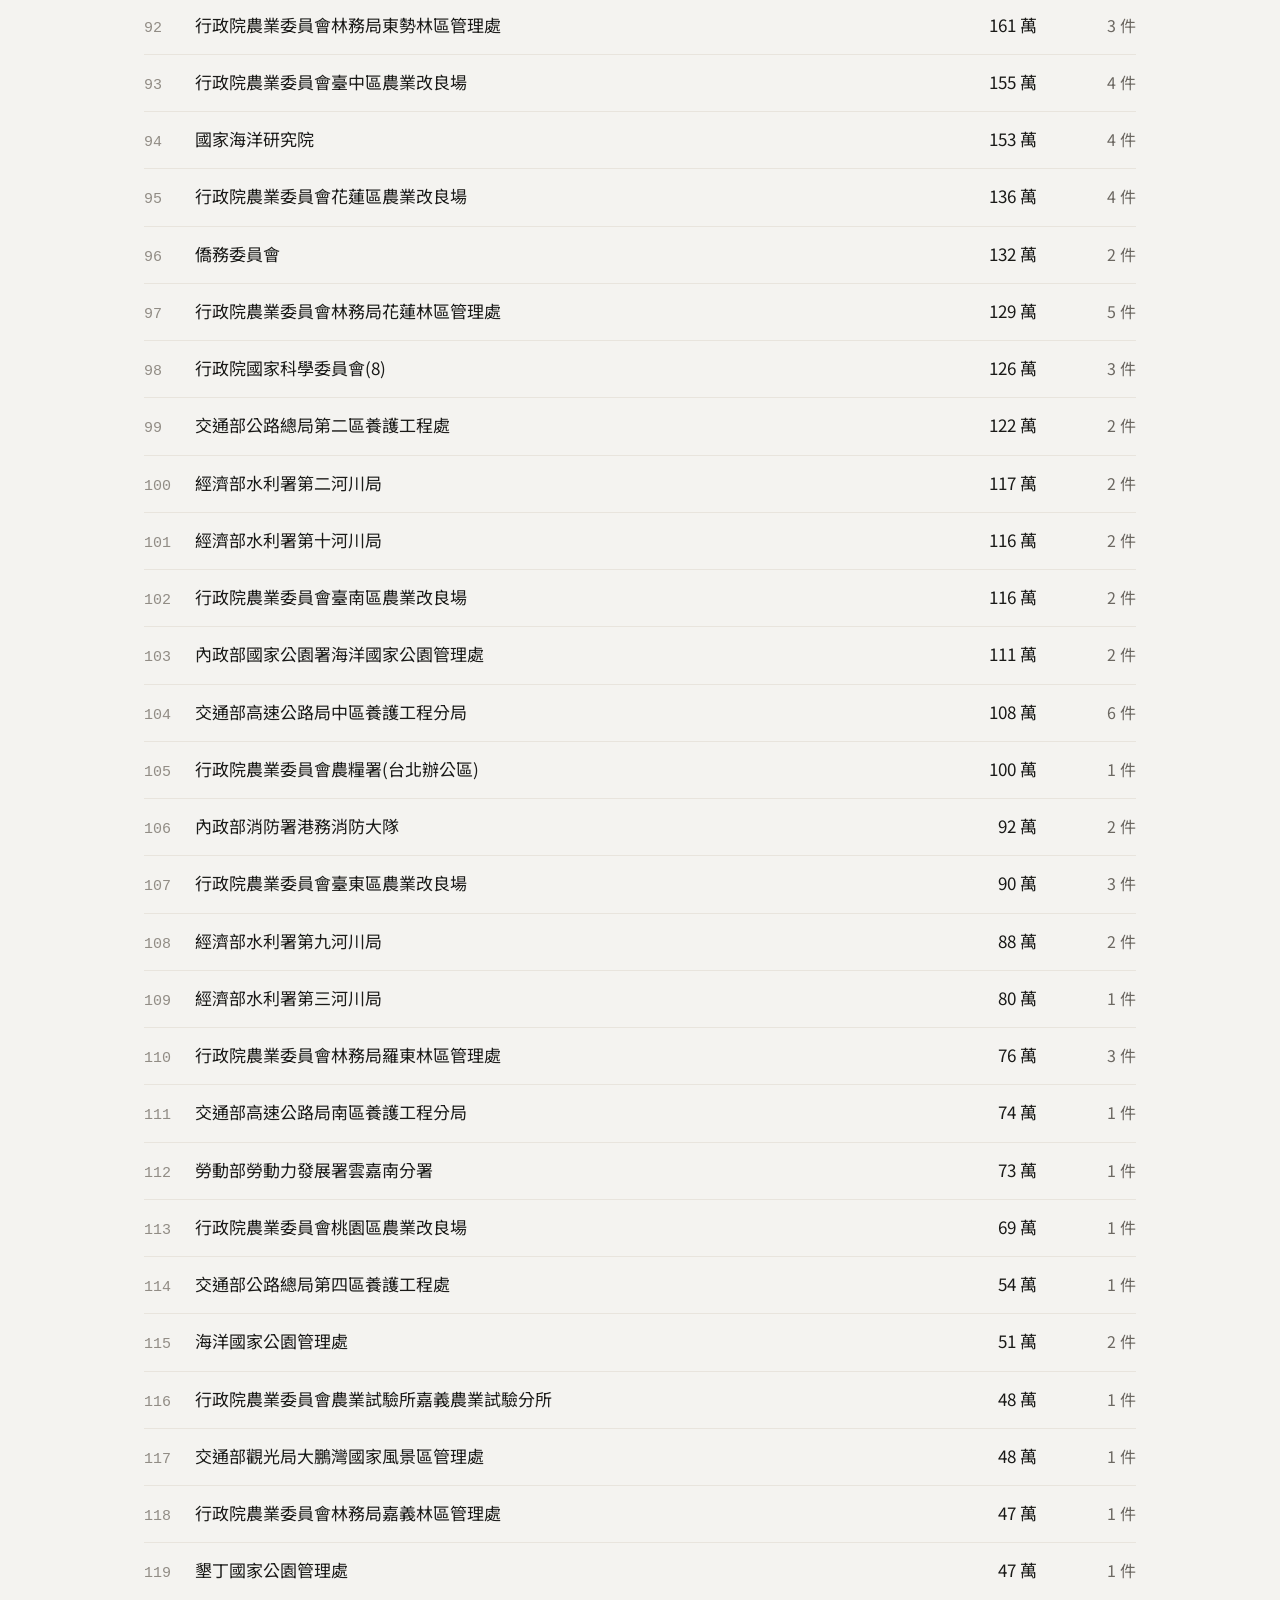
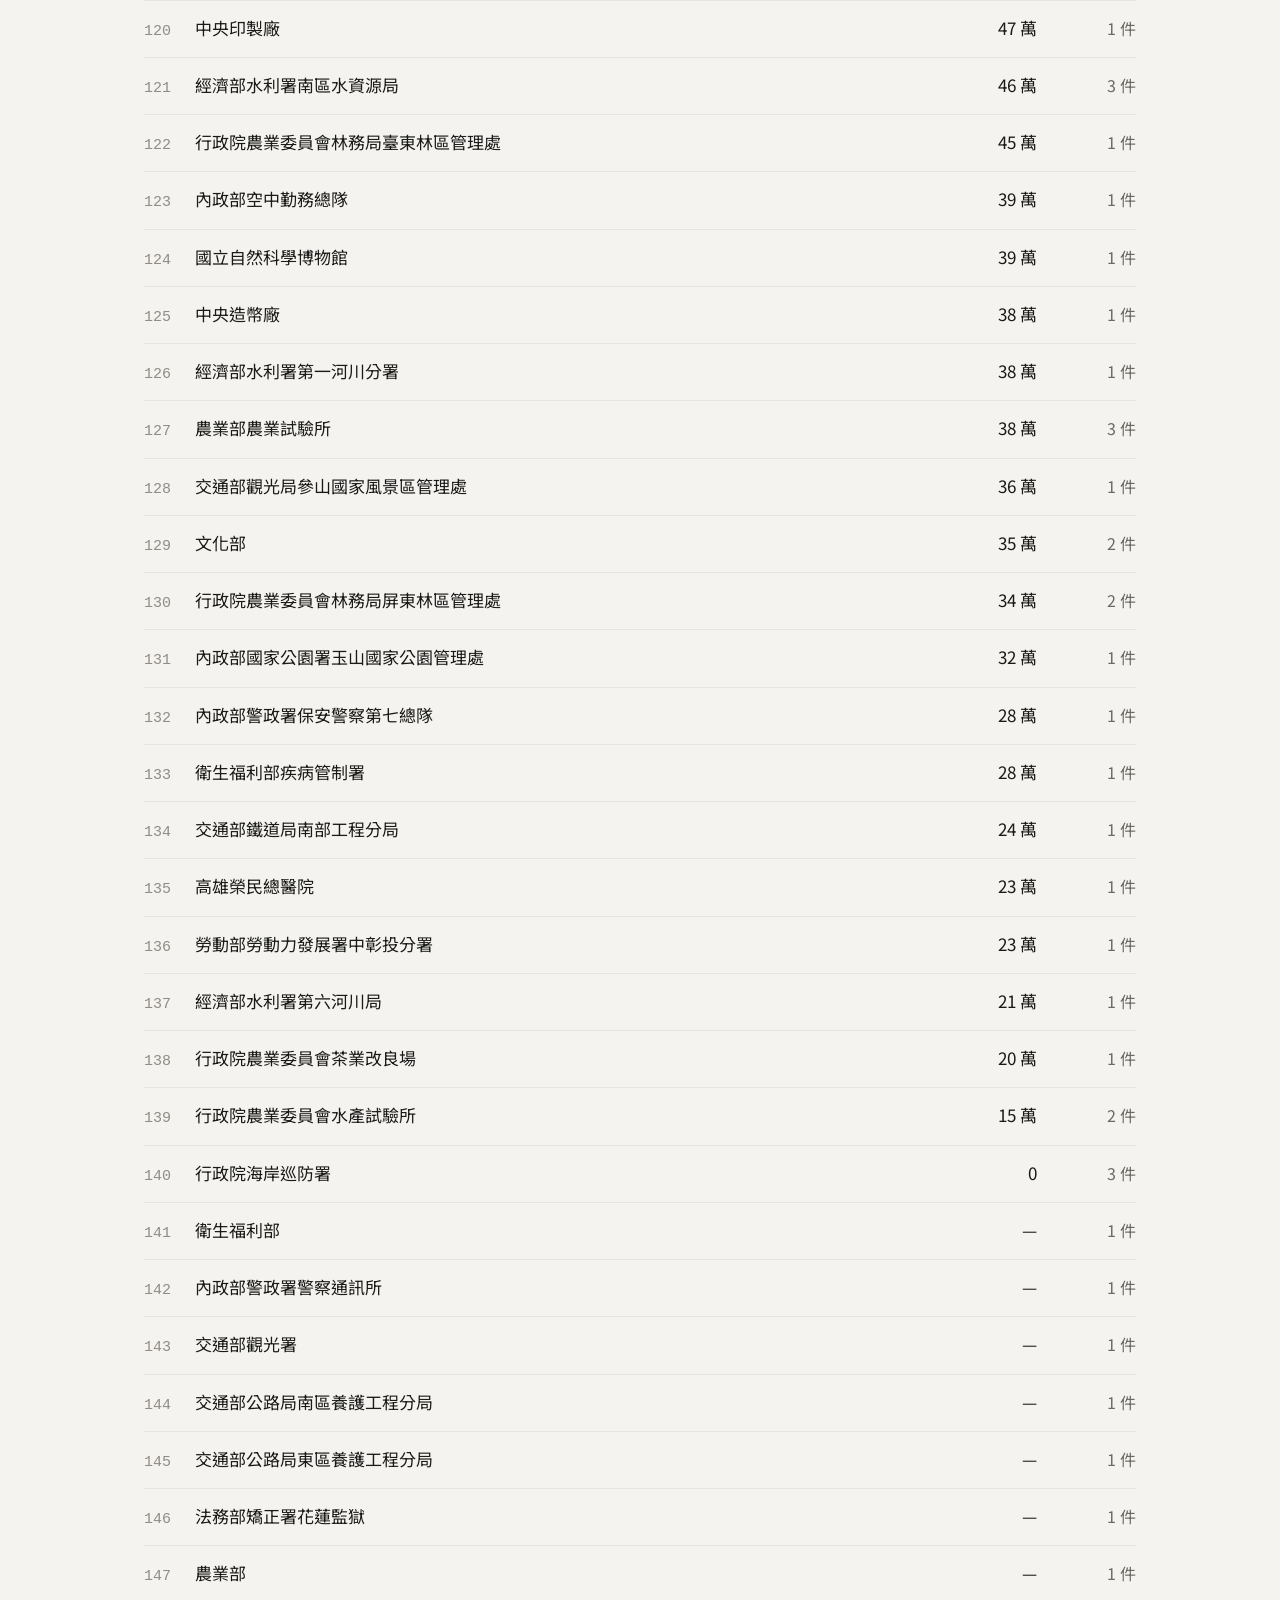
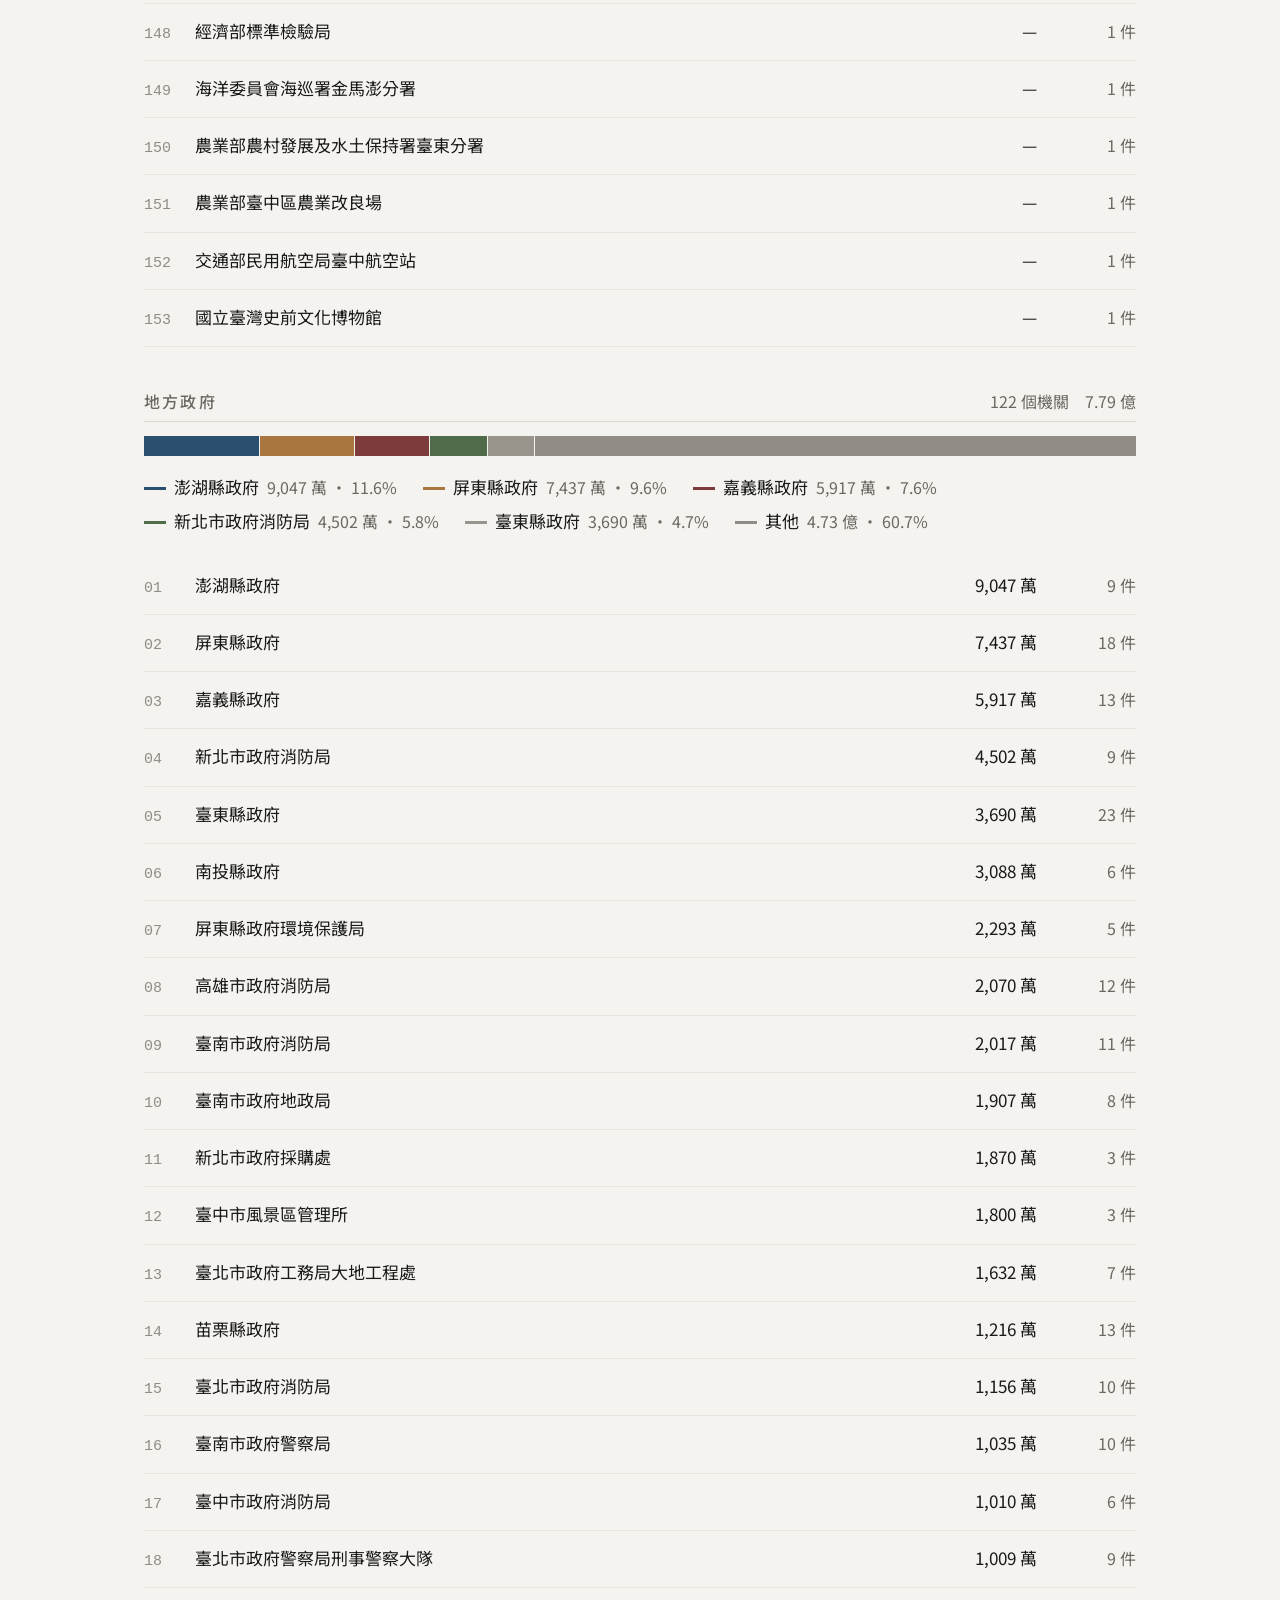
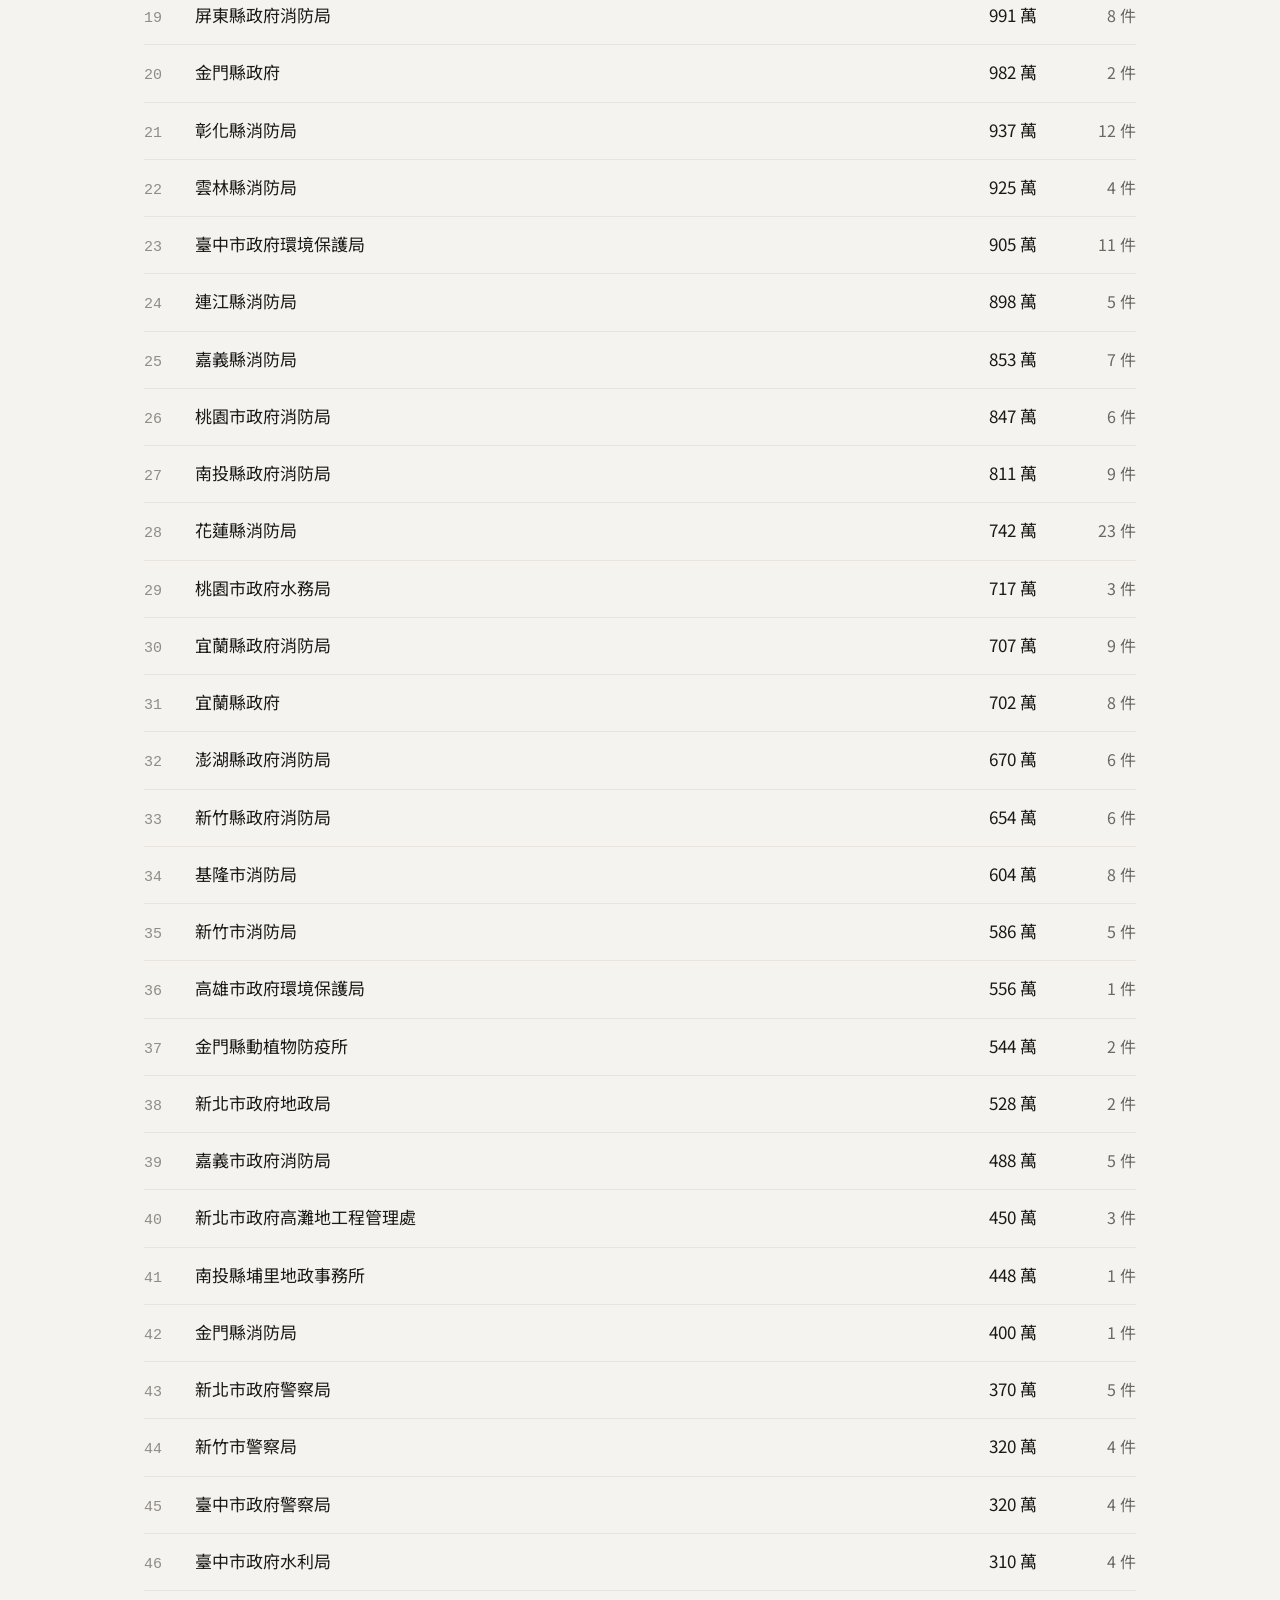
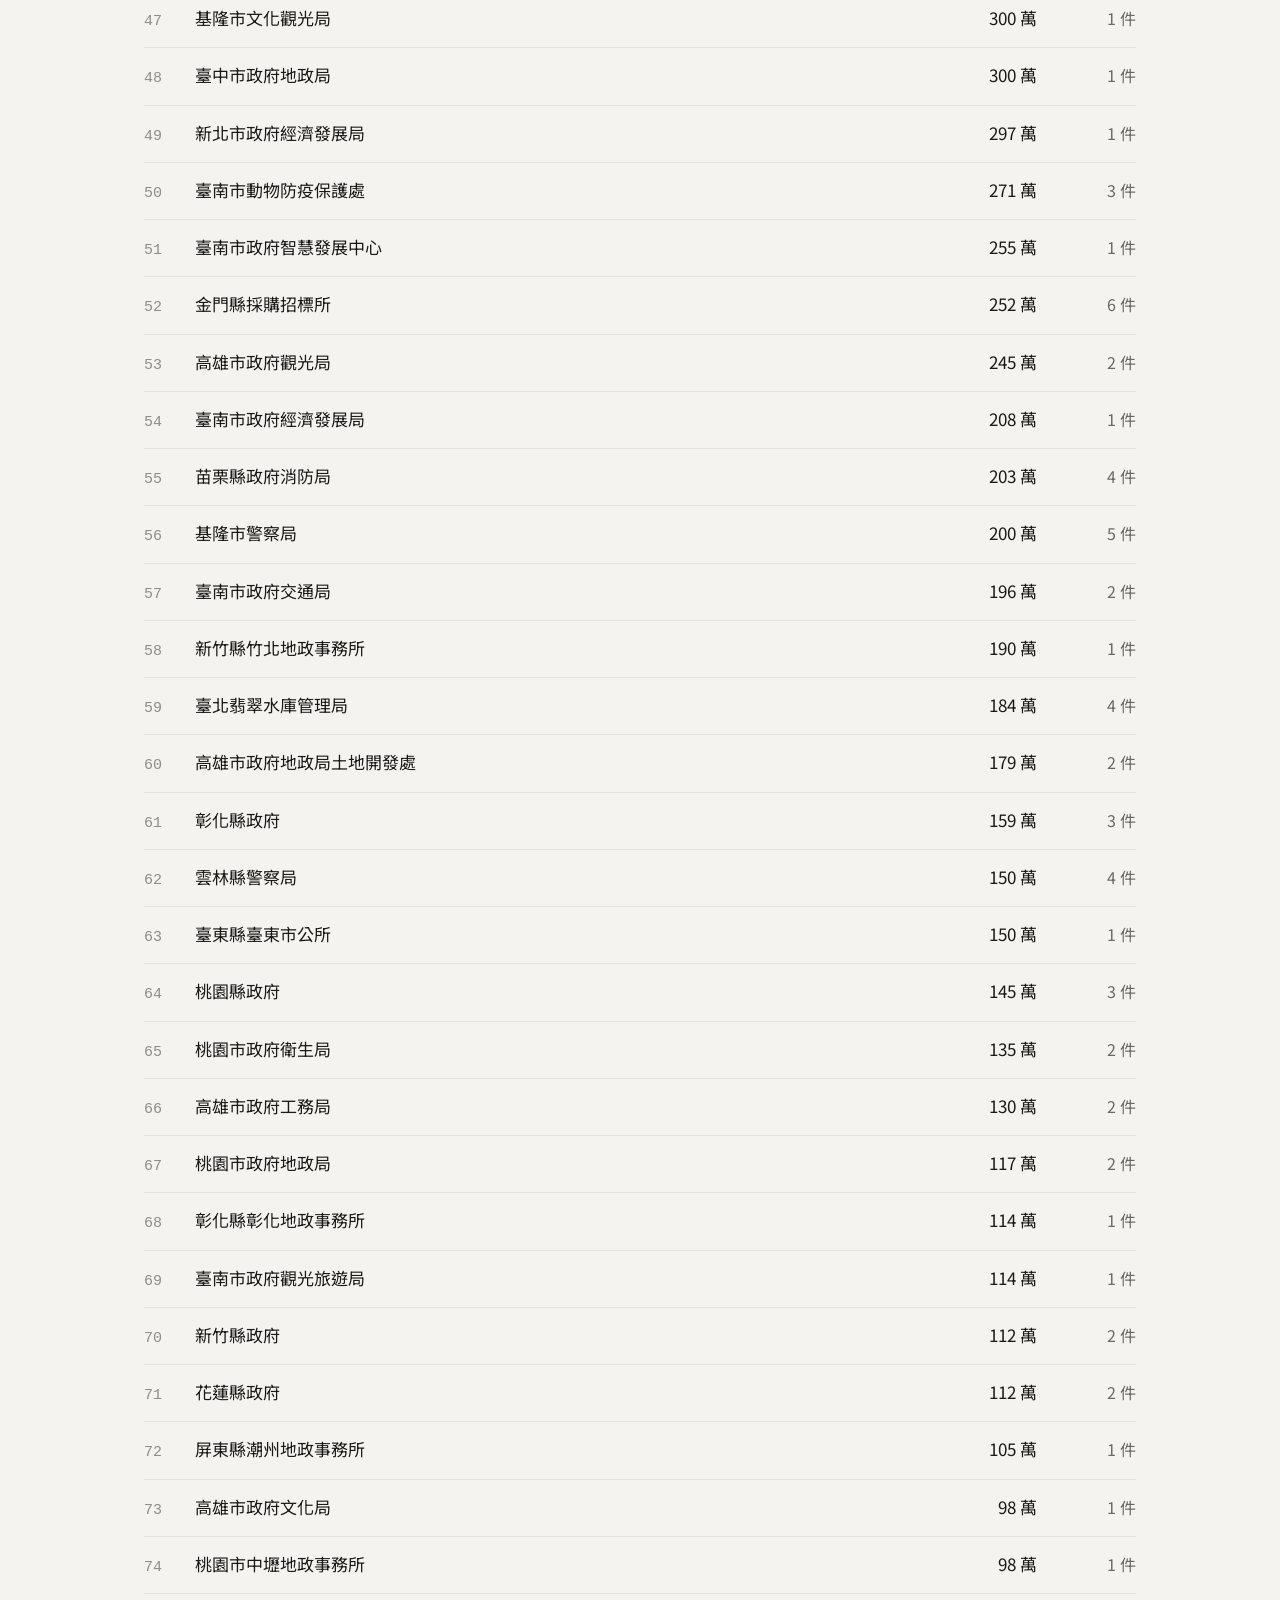
<file: agencies.html>
<!DOCTYPE html>
<html lang="zh-Hant-TW">
<head>
<meta charset="utf-8">
<meta name="viewport" content="width=device-width, initial-scale=1">
<title>無人機採購機關排行｜國防部、警察局、消防局、農業部標案</title>
<meta name="description" content="哪些機關在買無人機：依國防、中央部會、地方政府、國營事業、學校分區排行，列出決標金額、件數與主要供應商，點機關可展開它的所有標案。">
<meta name="color-scheme" content="light dark">
<link rel="canonical" href="https://tenders.skyfaring.net/agencies">
<meta property="og:type" content="website">
<meta property="og:site_name" content="無人機標案觀測站">
<meta property="og:title" content="無人機採購機關排行｜國防部、警察局、消防局、農業部標案">
<meta property="og:description" content="哪些機關在買無人機：依群組分區的決標金額與件數排行。">
<meta property="og:url" content="https://tenders.skyfaring.net/agencies">
<link rel="preconnect" href="https://fonts.googleapis.com">
<link rel="preconnect" href="https://fonts.gstatic.com" crossorigin>
<link rel="stylesheet" href="https://fonts.googleapis.com/css2?family=Noto+Sans+TC:wght@400;500&family=Noto+Serif+TC:wght@700&display=swap">
<link rel="icon" href="favicon.svg" type="image/svg+xml">
<link rel="stylesheet" href="assets/style.css?v=16">
<script type="module" src="assets/agencies.js?v=16"></script>
</head>
<body>

<header class="site-head">
  <a class="brand" href="https://skyfaring.net">Skyfaring</a>
  <span class="site-name">無人機標案觀測站</span>
  <nav class="nav" aria-label="主選單">
    <a data-p="index" href="./">總覽</a>
    <a data-p="tenders" href="tenders">標案</a>
    <a data-p="vendors" href="vendors">廠商</a>
    <a data-p="agencies" href="agencies">機關</a>
    <a data-p="about" href="about">方法</a>
  </nav>
</header>

<main class="col">

  <section class="hero" aria-labelledby="h1">
    <h1 class="page-title" id="h1">採購機關</h1>
    <p class="note">只計國內標案，依機關群組分區、區內用決標金額排序，點機關名稱可展開它的所有標案。</p>
    <p class="result-line" id="result">載入中…</p>
  </section>

  <section class="tight" aria-label="機關排行">
    <div id="groups"><p class="loading">載入中…</p></div>
  </section>

</main>

<footer class="site-foot">
  <p>資料來源：政府電子採購網，經 <a href="https://pcc-api.openfun.app/" rel="noopener">g0v 標案 API</a> 取得。每週一自動更新，最後更新 <time data-updated>—</time>。</p>
  <p class="fr">Adam Pan<span class="sep"> · </span><a href="https://github.com/lioneer32232002-commits/drone-tenders" rel="noopener">GitHub</a></p>
</footer>

</body>
</html>
</file>
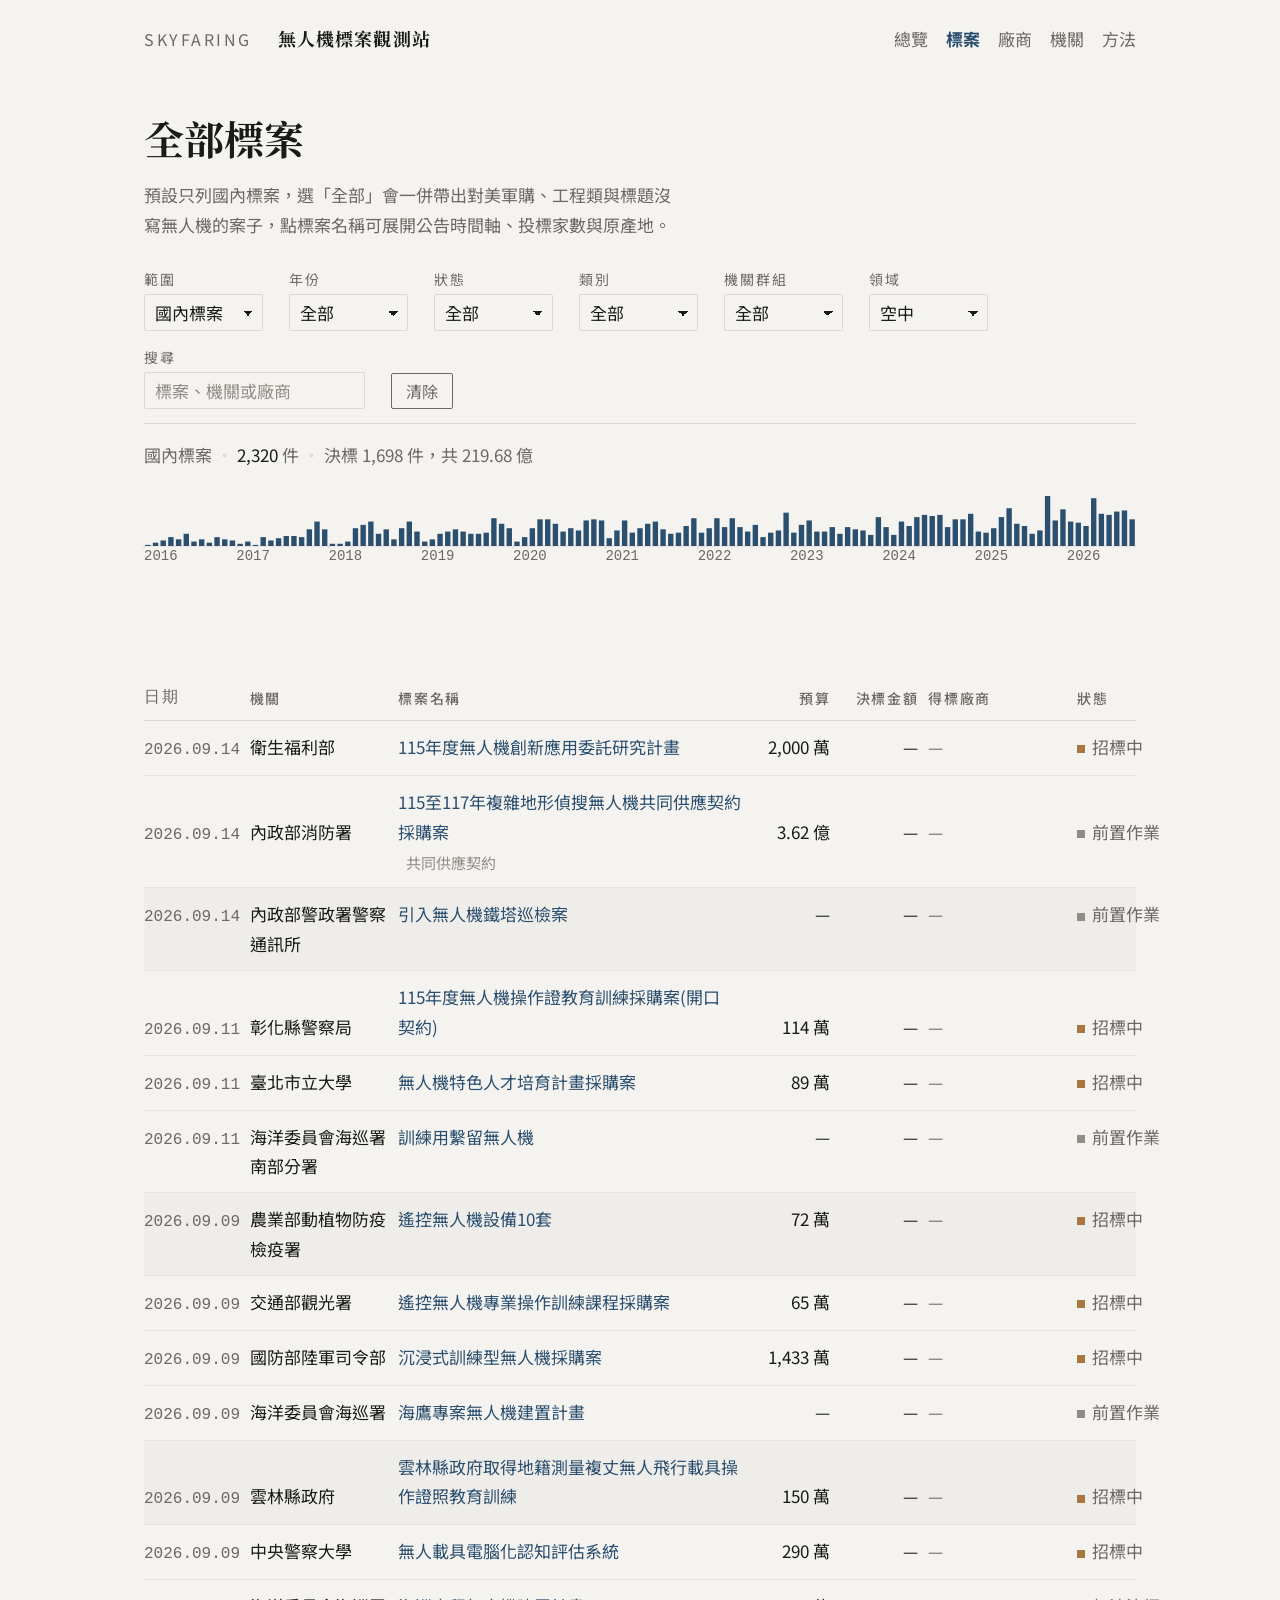
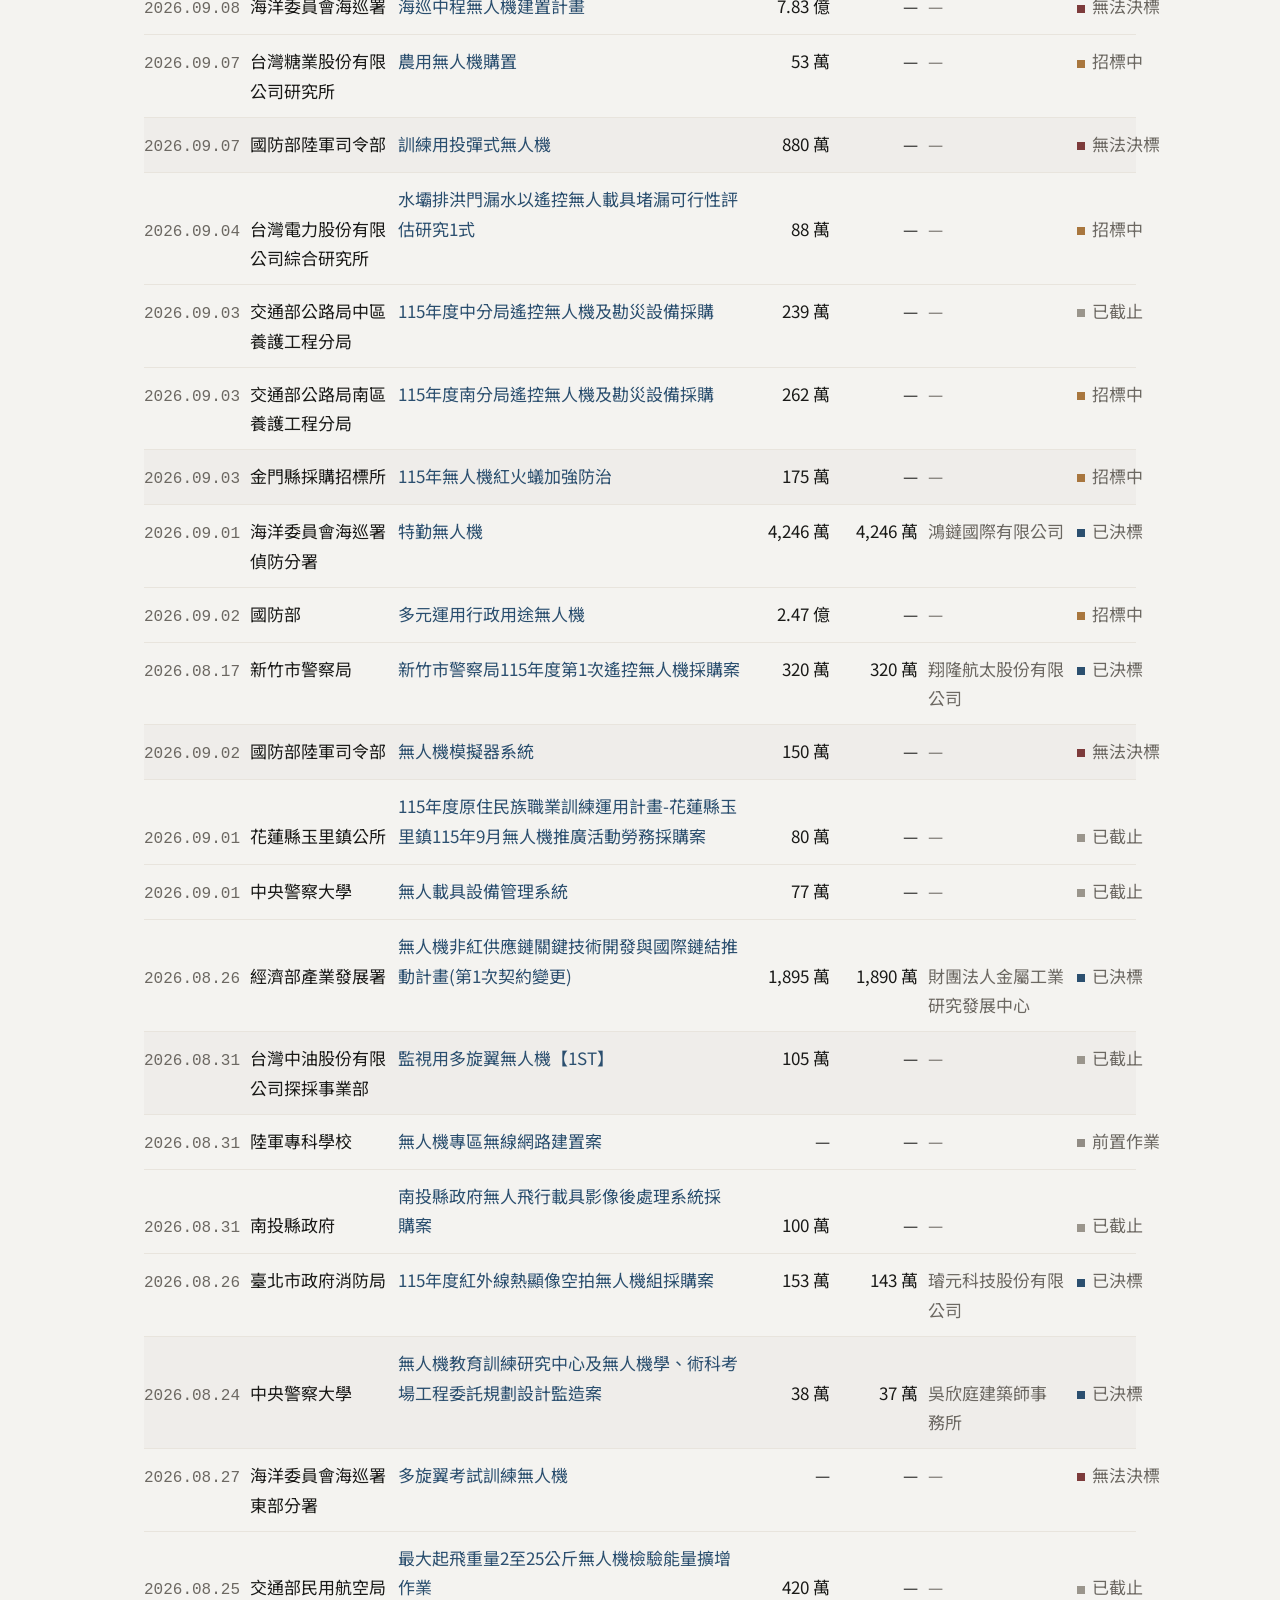
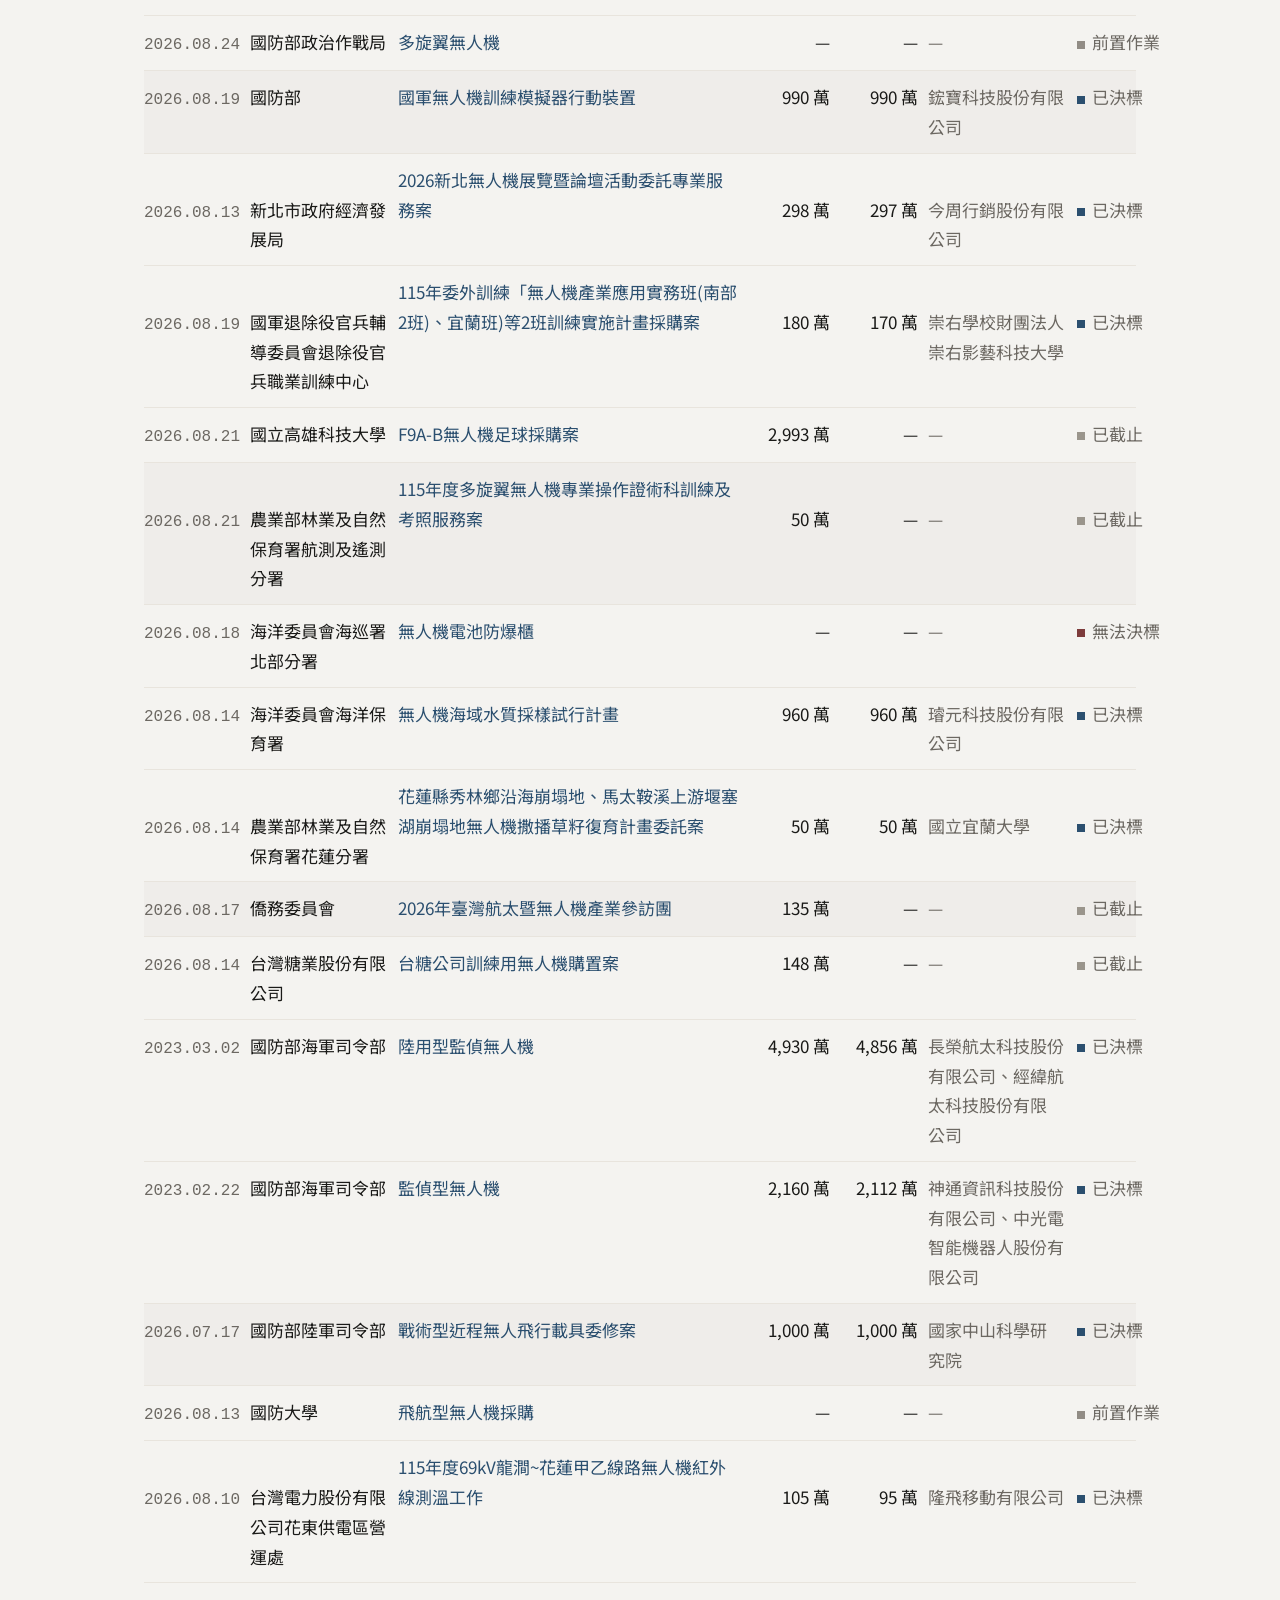
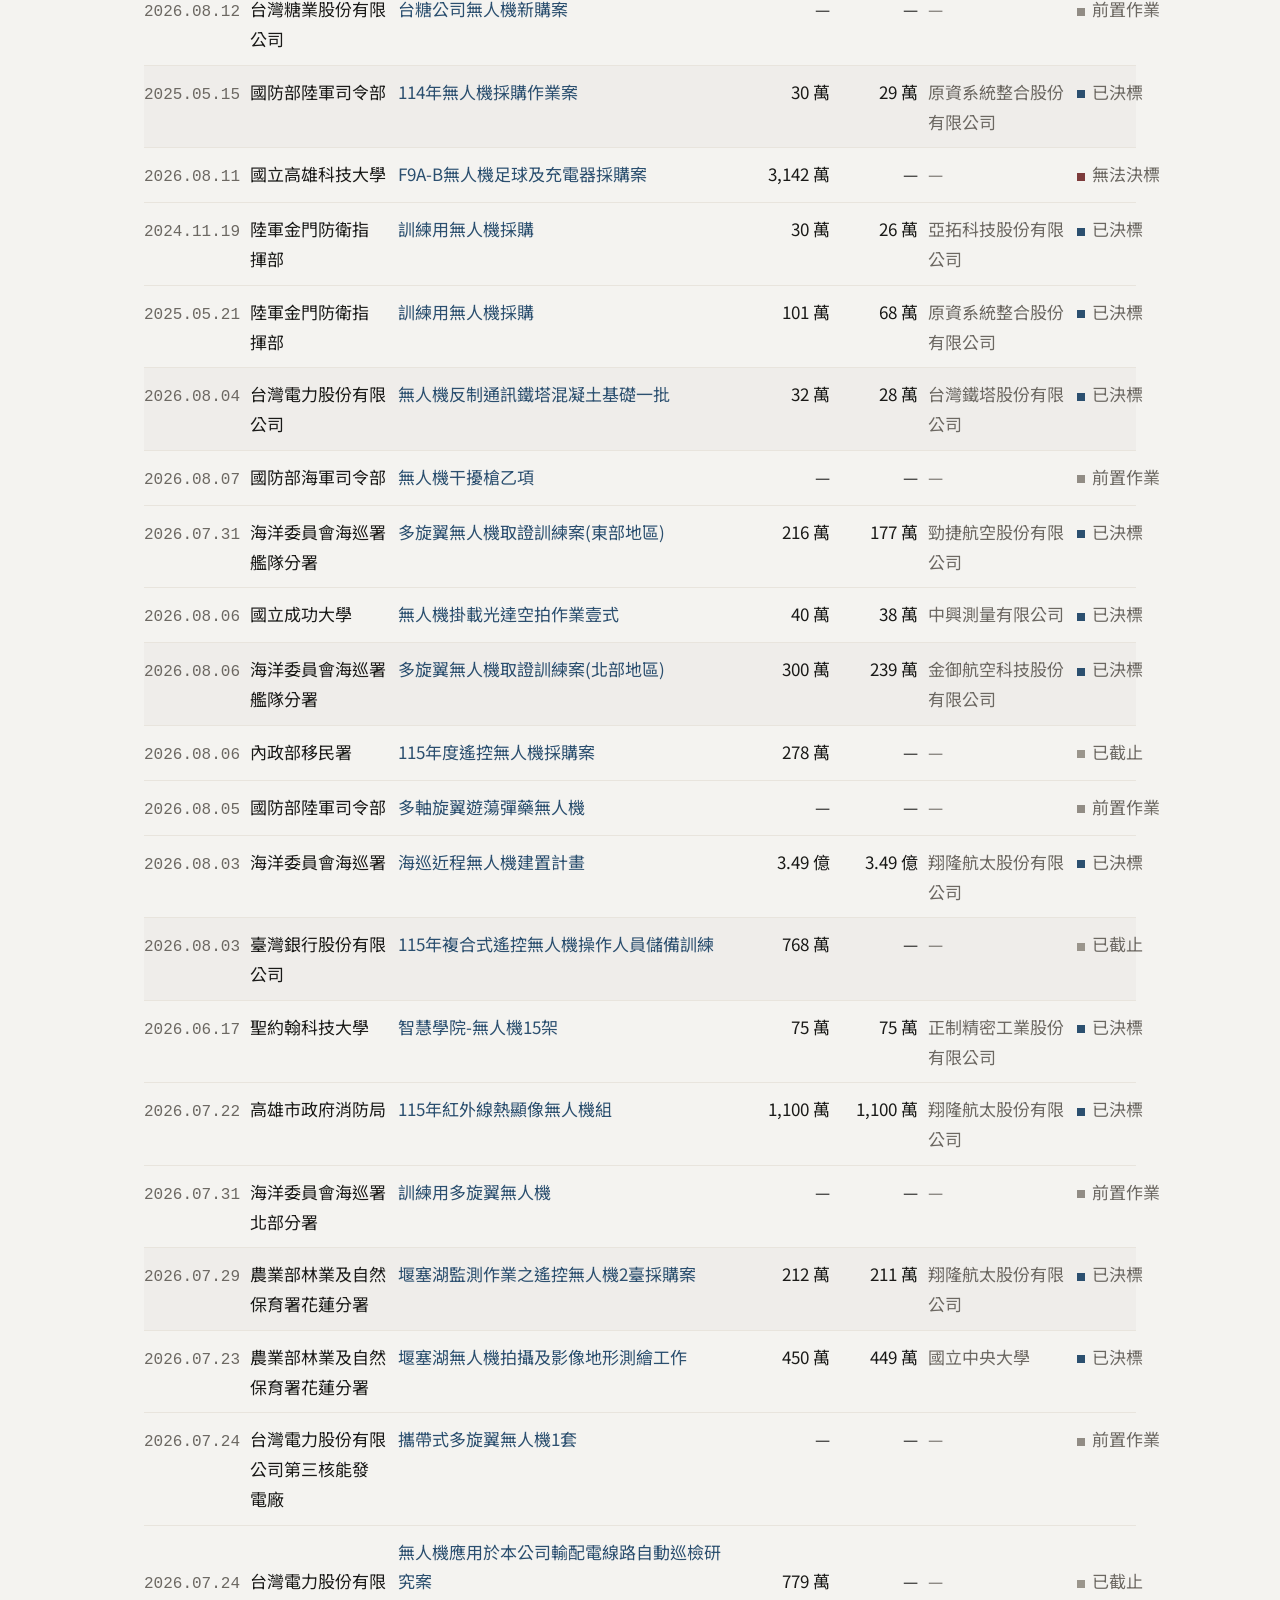
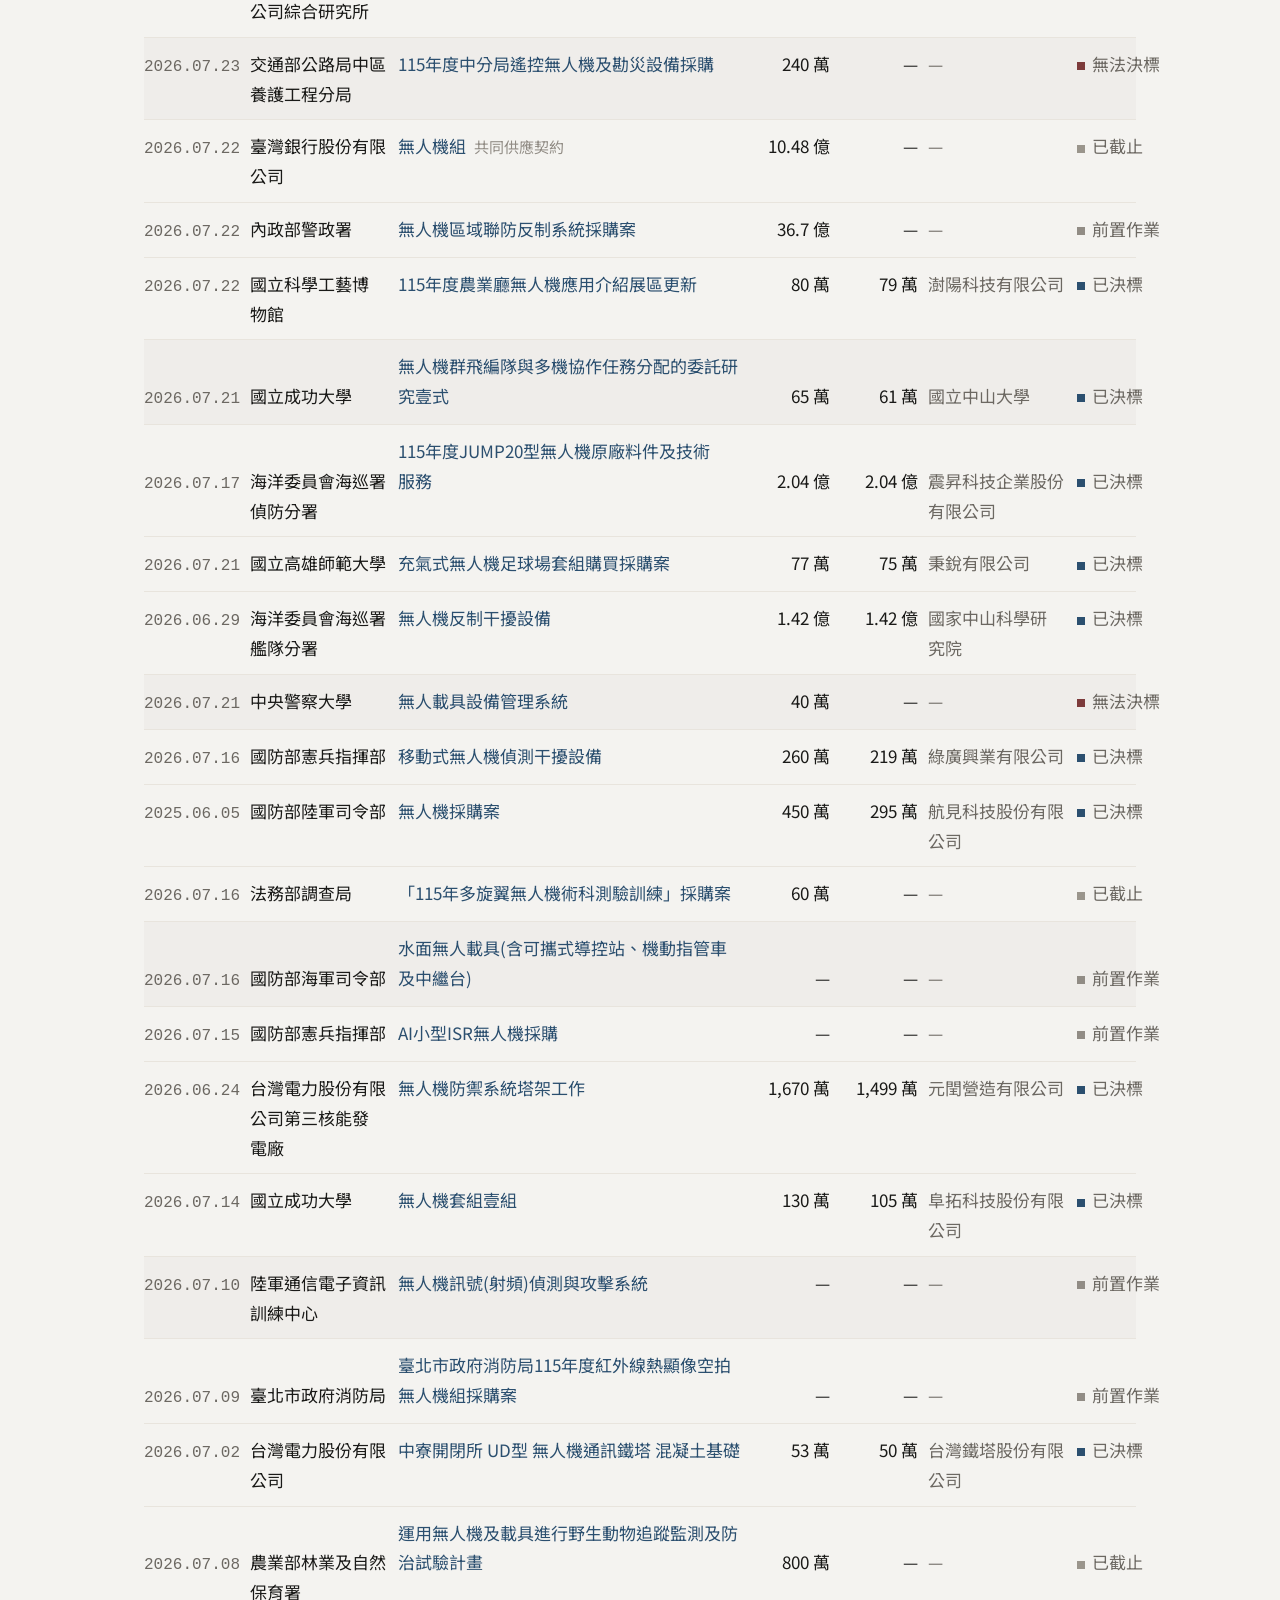
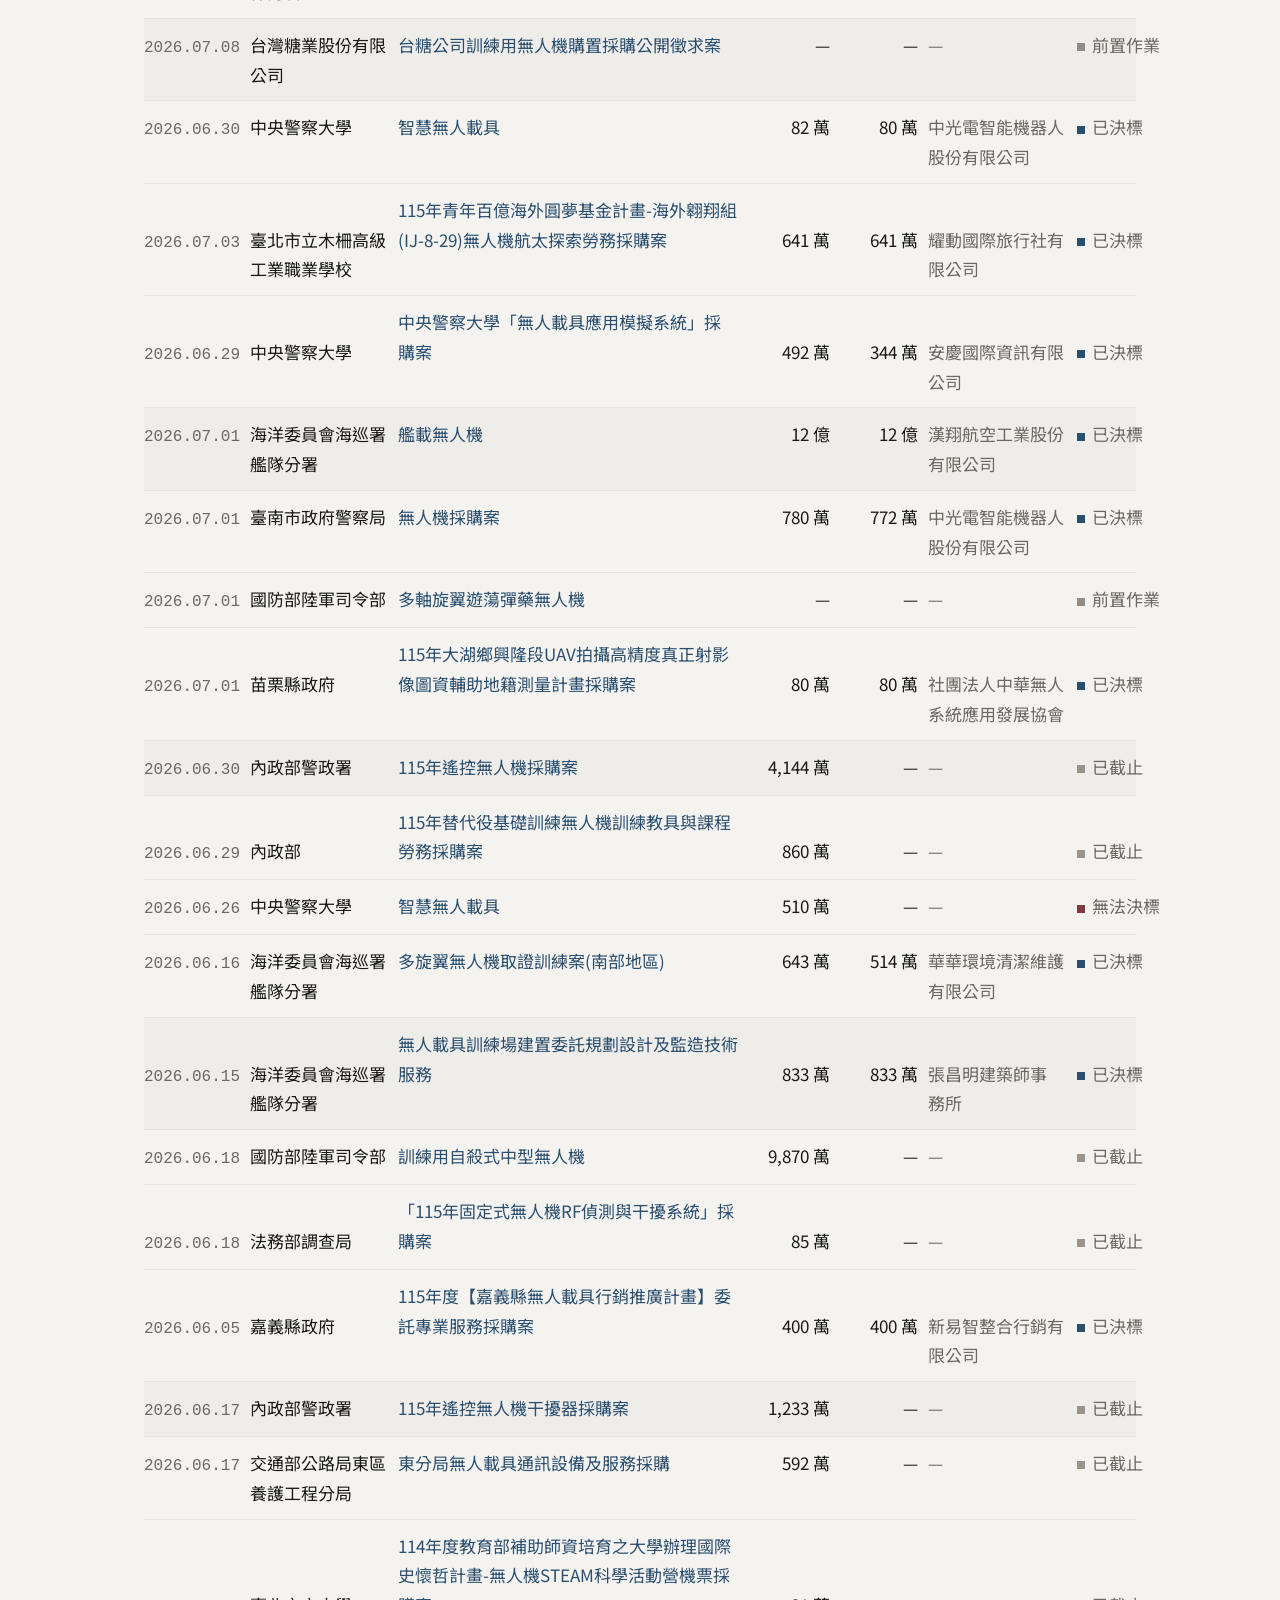
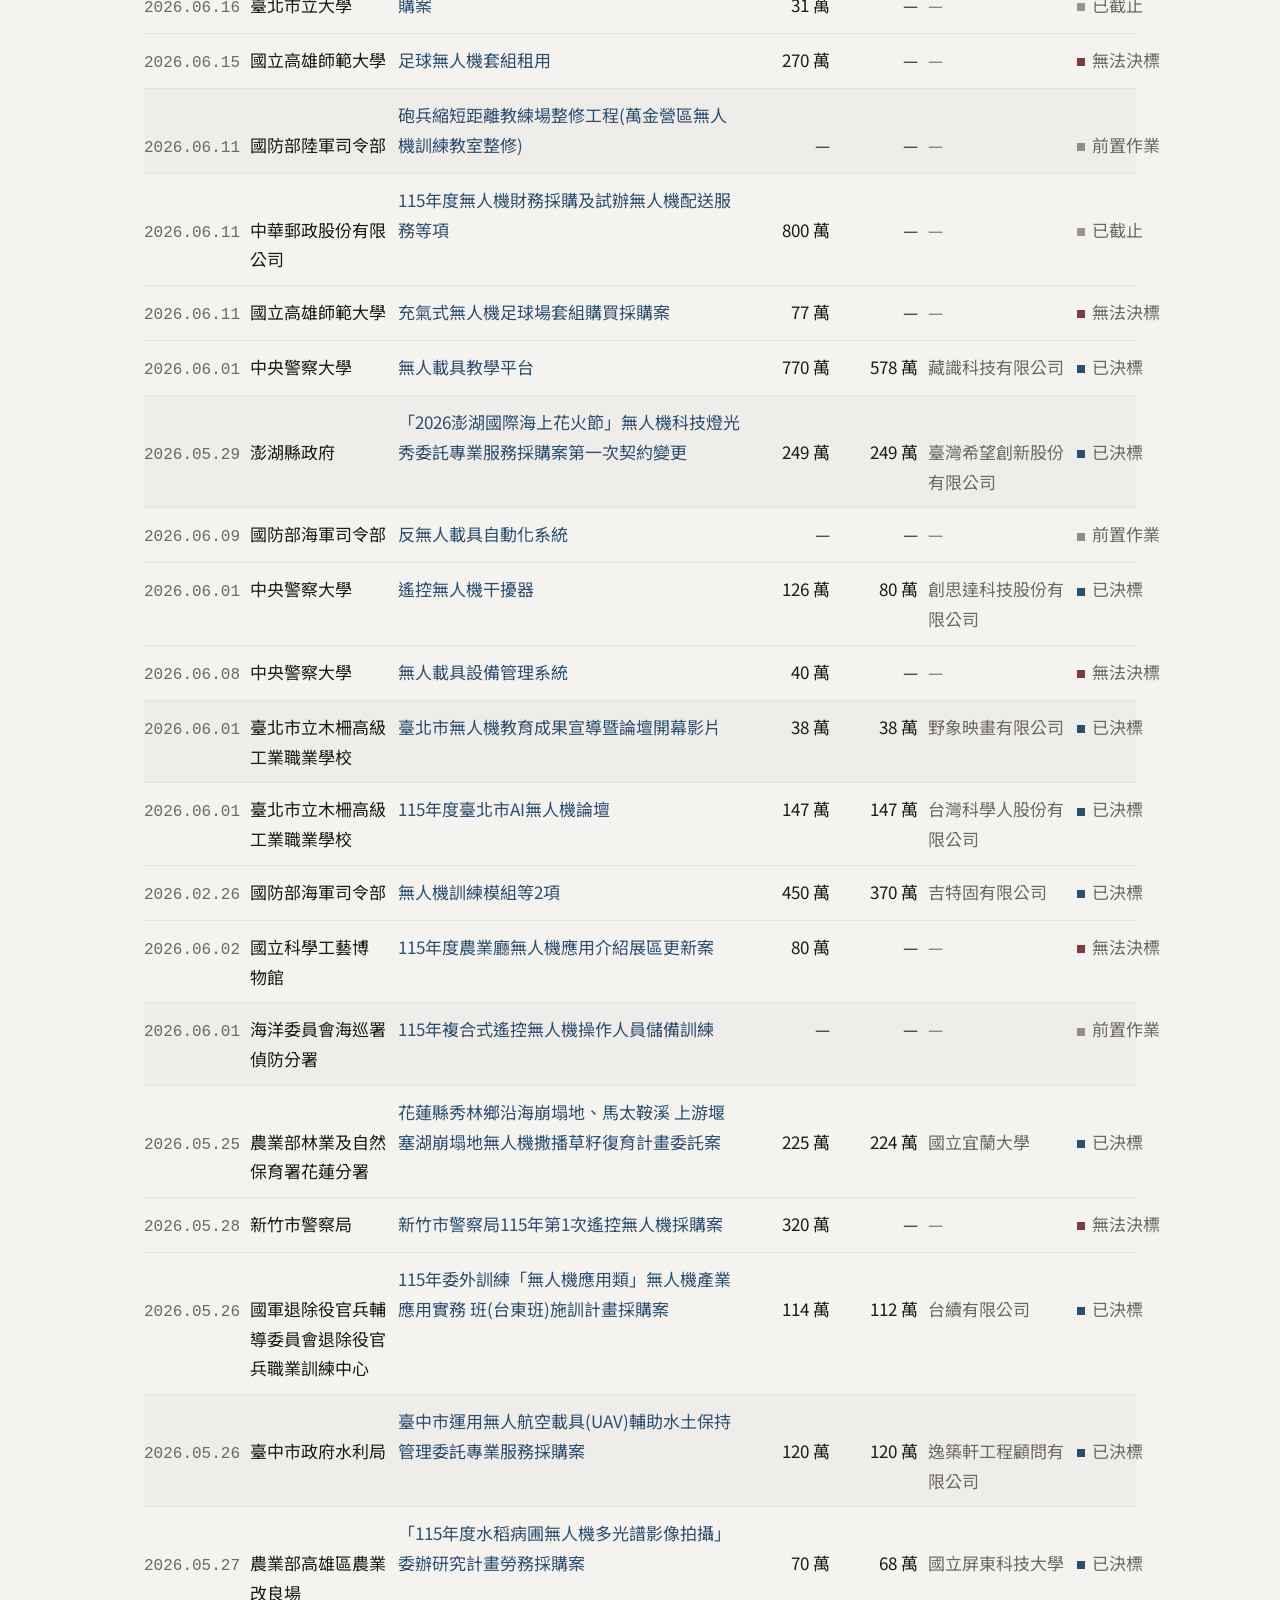
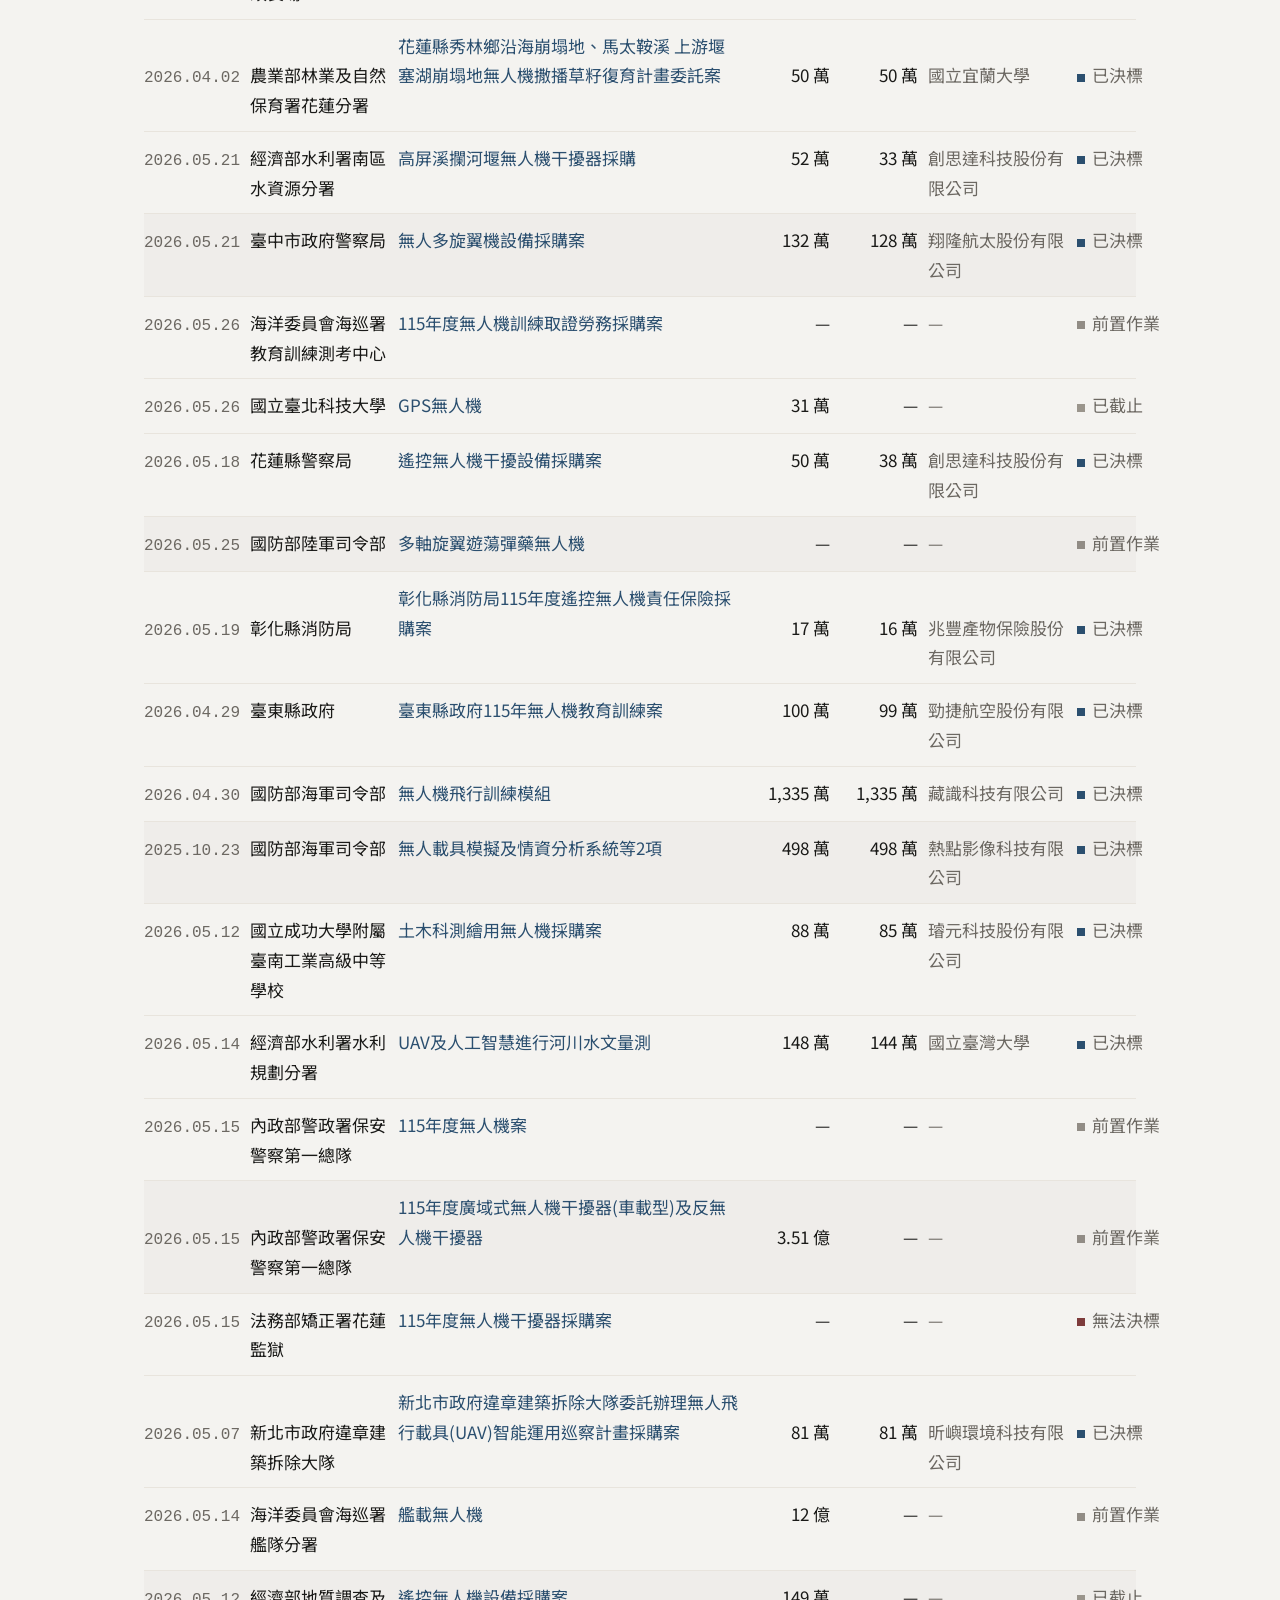
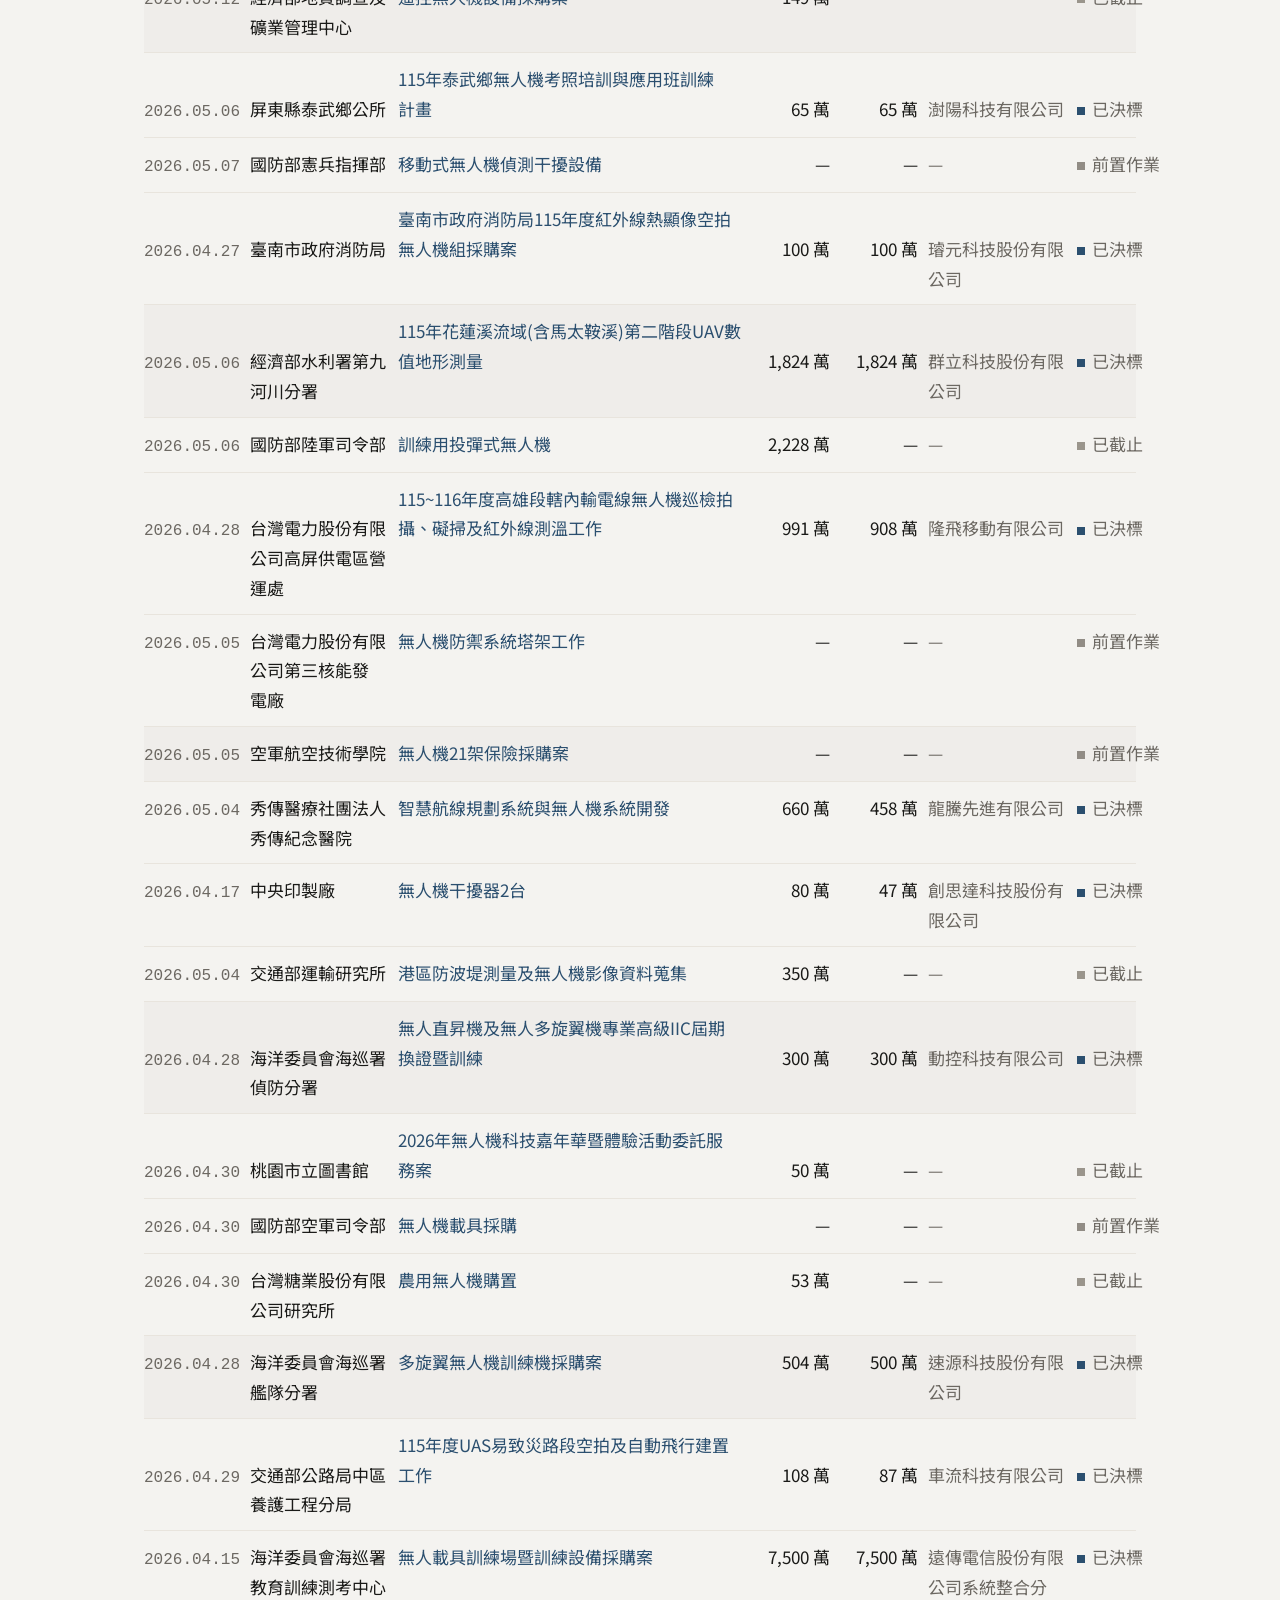
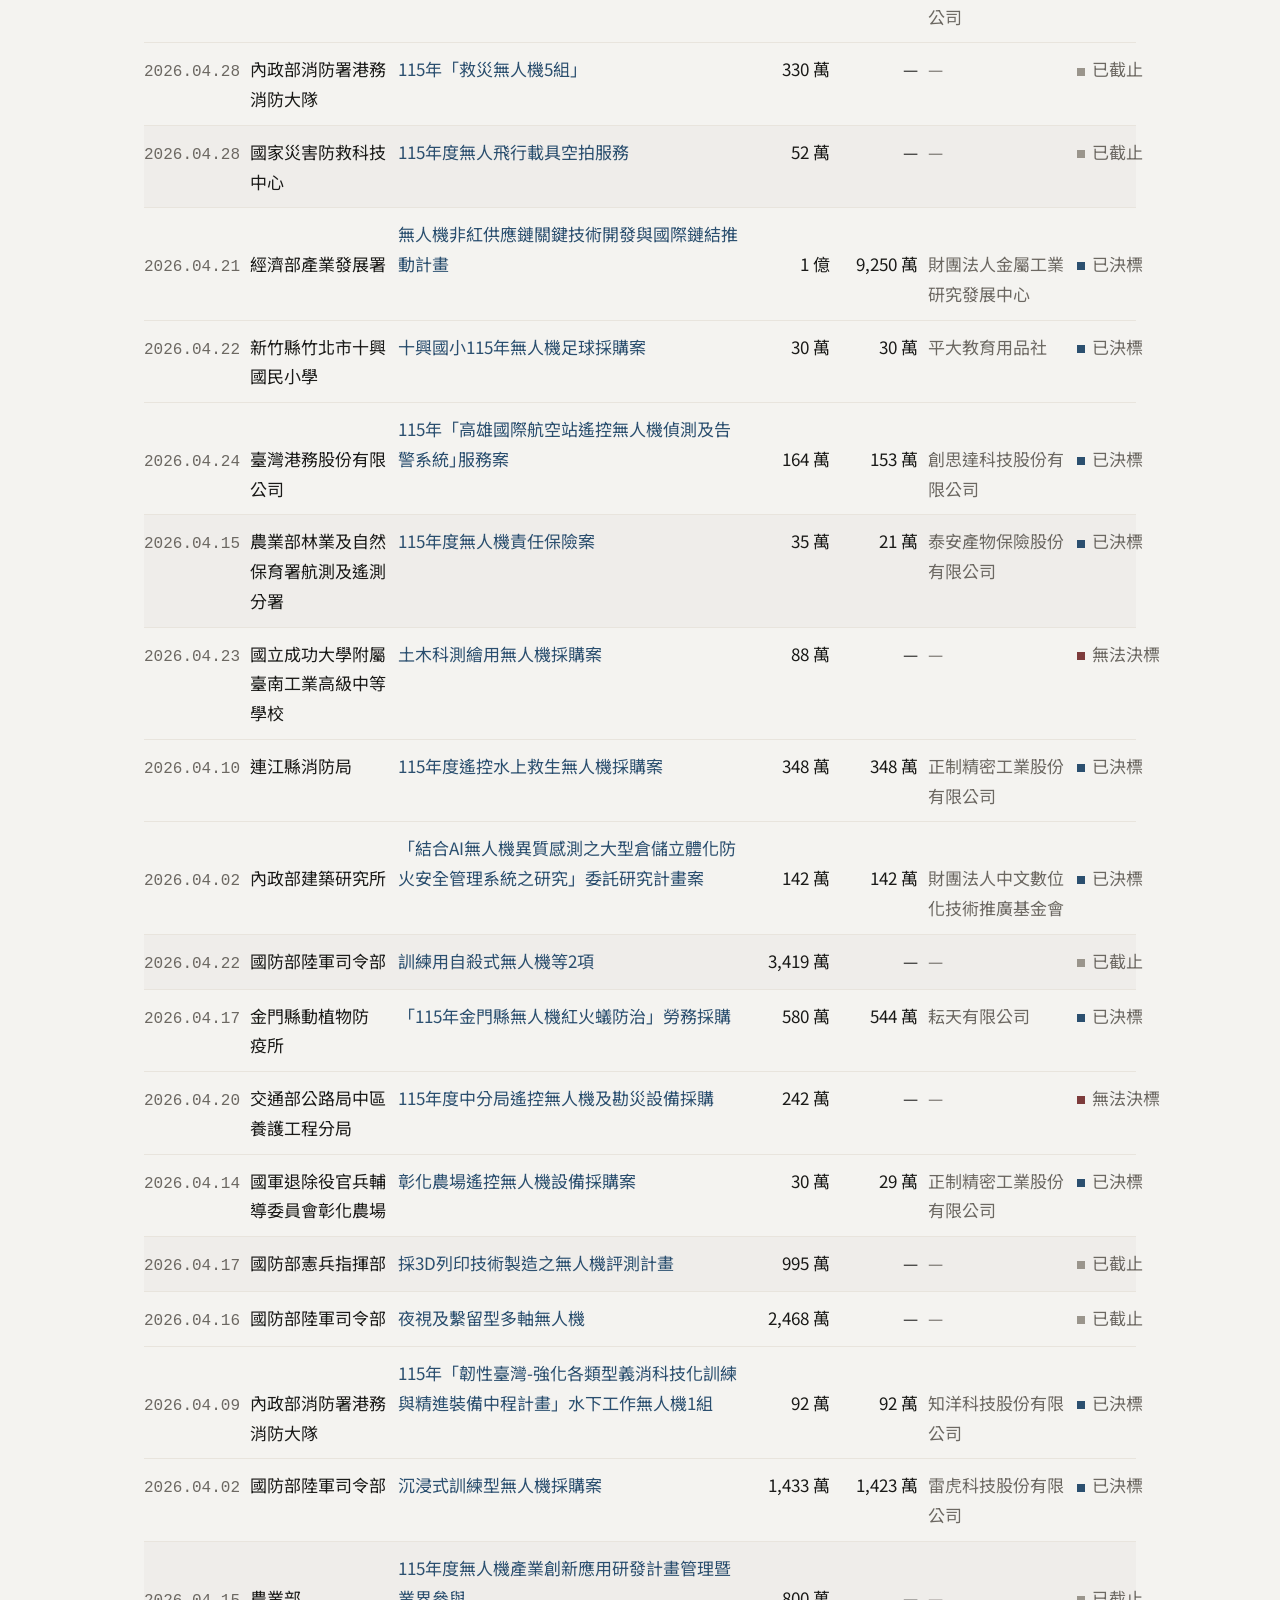
<file: tenders.html>
<!DOCTYPE html>
<html lang="zh-Hant-TW">
<head>
<meta charset="utf-8">
<meta name="viewport" content="width=device-width, initial-scale=1">
<title>無人機標案總表｜政府採購招標決標查詢、預算與得標廠商</title>
<meta name="description" content="台灣政府無人機採購標案總表，可依年份、狀態、類別、機關群組與關鍵字篩選，展開可看公告時間軸、投標家數、原產地與採購網原始連結。">
<meta name="color-scheme" content="light dark">
<link rel="canonical" href="https://tenders.skyfaring.net/tenders">
<meta property="og:type" content="website">
<meta property="og:site_name" content="無人機標案觀測站">
<meta property="og:title" content="無人機標案總表｜政府採購招標決標查詢、預算與得標廠商">
<meta property="og:description" content="台灣政府無人機採購標案總表，可依年份、狀態、類別、機關群組與關鍵字篩選。">
<meta property="og:url" content="https://tenders.skyfaring.net/tenders">
<link rel="preconnect" href="https://fonts.googleapis.com">
<link rel="preconnect" href="https://fonts.gstatic.com" crossorigin>
<link rel="stylesheet" href="https://fonts.googleapis.com/css2?family=Noto+Sans+TC:wght@400;500&family=Noto+Serif+TC:wght@700&display=swap">
<link rel="icon" href="favicon.svg" type="image/svg+xml">
<link rel="stylesheet" href="assets/style.css?v=16">
<script type="module" src="assets/tenders.js?v=16"></script>
</head>
<body>

<header class="site-head">
  <a class="brand" href="https://skyfaring.net">Skyfaring</a>
  <span class="site-name">無人機標案觀測站</span>
  <nav class="nav" aria-label="主選單">
    <a data-p="index" href="./">總覽</a>
    <a data-p="tenders" href="tenders">標案</a>
    <a data-p="vendors" href="vendors">廠商</a>
    <a data-p="agencies" href="agencies">機關</a>
    <a data-p="about" href="about">方法</a>
  </nav>
</header>

<main class="col">

  <section class="hero" aria-labelledby="h1">
    <h1 class="page-title" id="h1">全部標案</h1>
    <p class="note">預設只列國內標案，選「全部」會一併帶出對美軍購、工程類與標題沒寫無人機的案子，點標案名稱可展開公告時間軸、投標家數與原產地。</p>

    <details class="filters-wrap" open>
      <summary class="filters-summary">篩選</summary>
      <div class="filters" role="group" aria-label="篩選">
        <div class="field">
          <label for="f-scope">範圍</label>
          <select id="f-scope">
            <option value="domestic">國內標案</option>
            <option value="fms">對美軍購</option>
            <option value="works">工程類</option>
            <option value="">全部</option>
          </select>
        </div>
        <div class="field">
          <label for="f-year">年份</label>
          <select id="f-year"><option value="">全部</option></select>
        </div>
        <div class="field">
          <label for="f-status">狀態</label>
          <select id="f-status"><option value="">全部</option></select>
        </div>
        <div class="field">
          <label for="f-category">類別</label>
          <select id="f-category"><option value="">全部</option></select>
        </div>
        <div class="field">
          <label for="f-group">機關群組</label>
          <select id="f-group"><option value="">全部</option></select>
        </div>
        <div class="field">
          <label for="f-domain">領域</label>
          <select id="f-domain">
            <option value="air">空中</option>
            <option value="sea">水上水下</option>
            <option value="ground">地面</option>
            <option value="">全部</option>
          </select>
        </div>
        <div class="field field-wide">
          <label for="f-q">搜尋</label>
          <input id="f-q" type="search" placeholder="標案、機關或廠商">
        </div>
        <button type="button" class="linkish" id="f-reset">清除</button>
      </div>
    </details>

    <p class="result-line" id="result">載入中…</p>
    <div class="chart chart-sm" id="month-chart"></div>
  </section>

  <section class="tight" aria-label="標案列表">
    <div class="table-wrap" id="tbody-host">
      <table id="table">
        <thead>
          <tr>
            <th scope="col" class="t-date">日期</th>
            <th scope="col" class="t-agency">機關</th>
            <th scope="col" class="t-title">標案名稱</th>
            <th scope="col" class="t-num">預算</th>
            <th scope="col" class="t-num">決標金額</th>
            <th scope="col" class="t-vendor">得標廠商</th>
            <th scope="col" class="t-status">狀態</th>
          </tr>
        </thead>
        <tbody id="tbody"></tbody>
      </table>
      <p class="empty" id="empty" hidden>沒有符合條件的標案。</p>
      <p class="more-wrap"><button type="button" class="linkish" id="more-btn" hidden></button></p>
    </div>
  </section>

</main>

<footer class="site-foot">
  <p>資料來源：政府電子採購網，經 <a href="https://pcc-api.openfun.app/" rel="noopener">g0v 標案 API</a> 取得。每週一自動更新，最後更新 <time data-updated>—</time>。</p>
  <p class="fr">Adam Pan<span class="sep"> · </span><a href="https://github.com/lioneer32232002-commits/drone-tenders" rel="noopener">GitHub</a></p>
</footer>

</body>
</html>
</file>
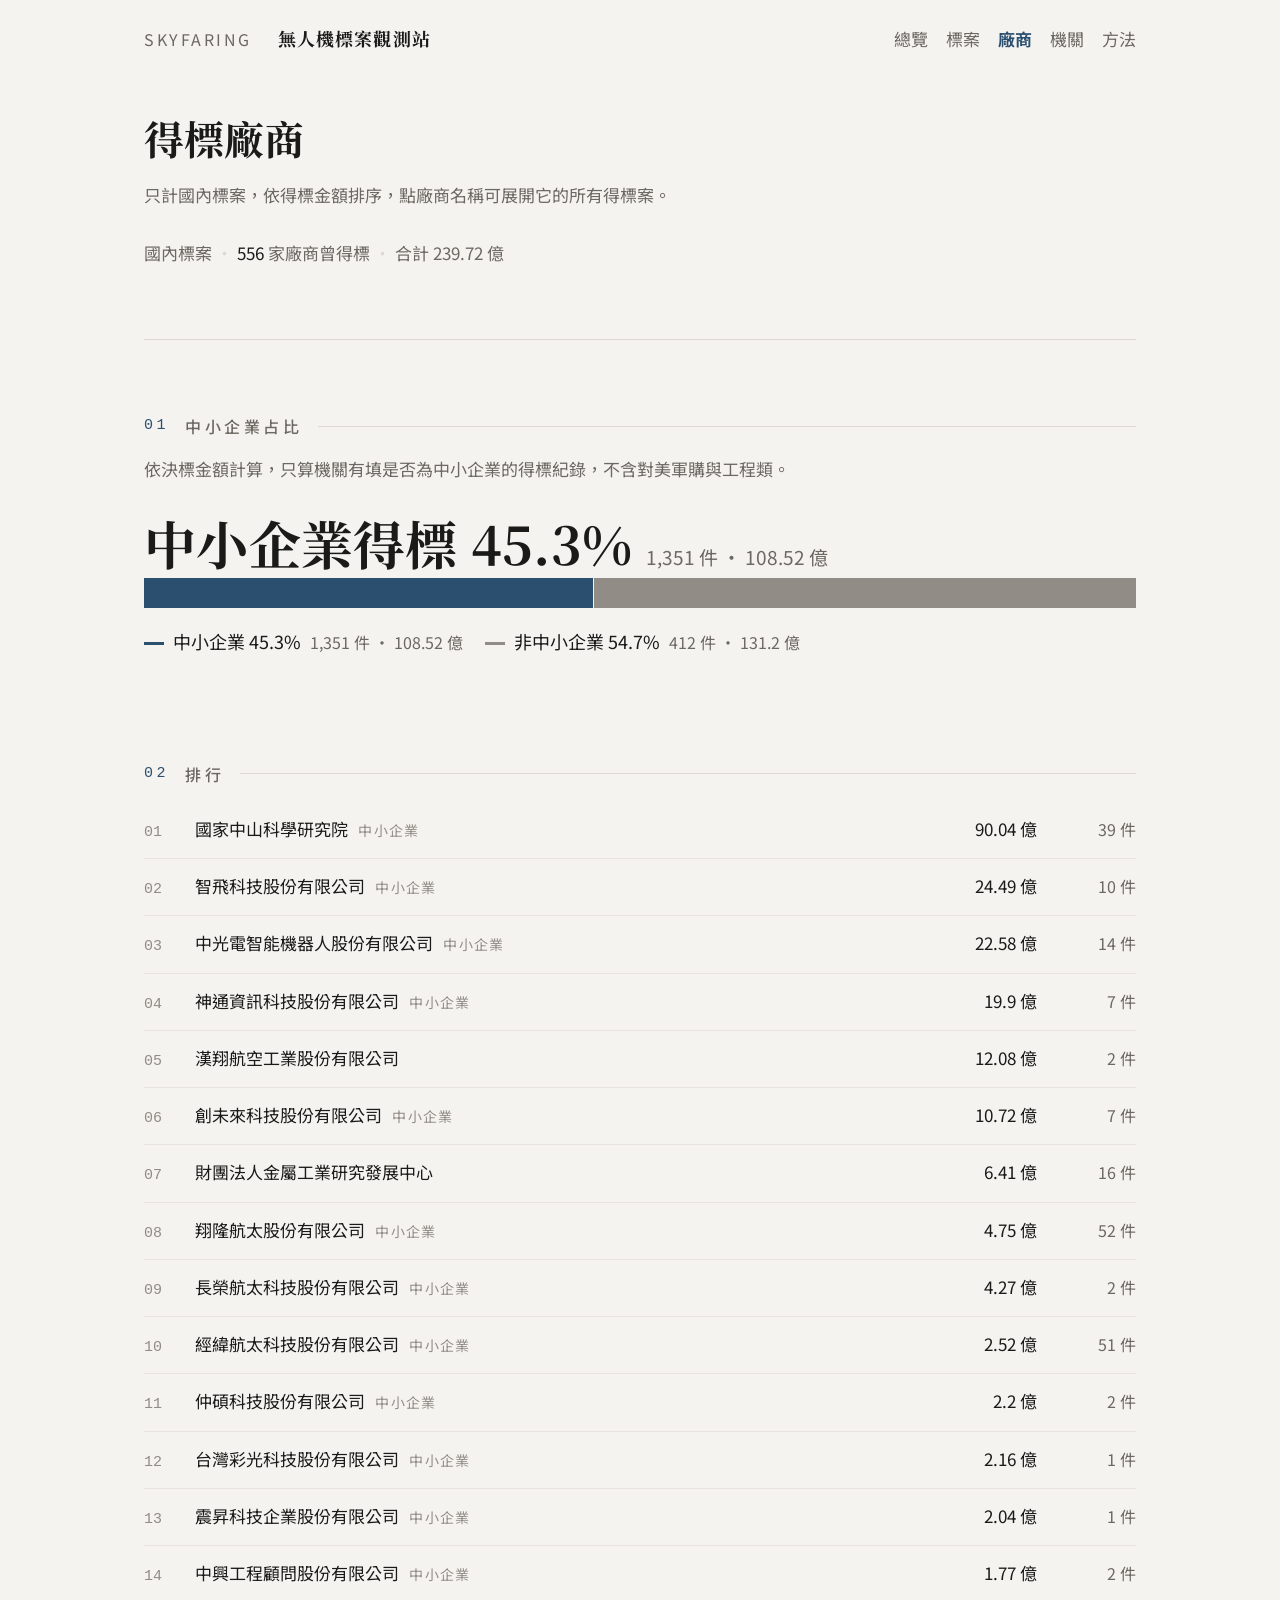
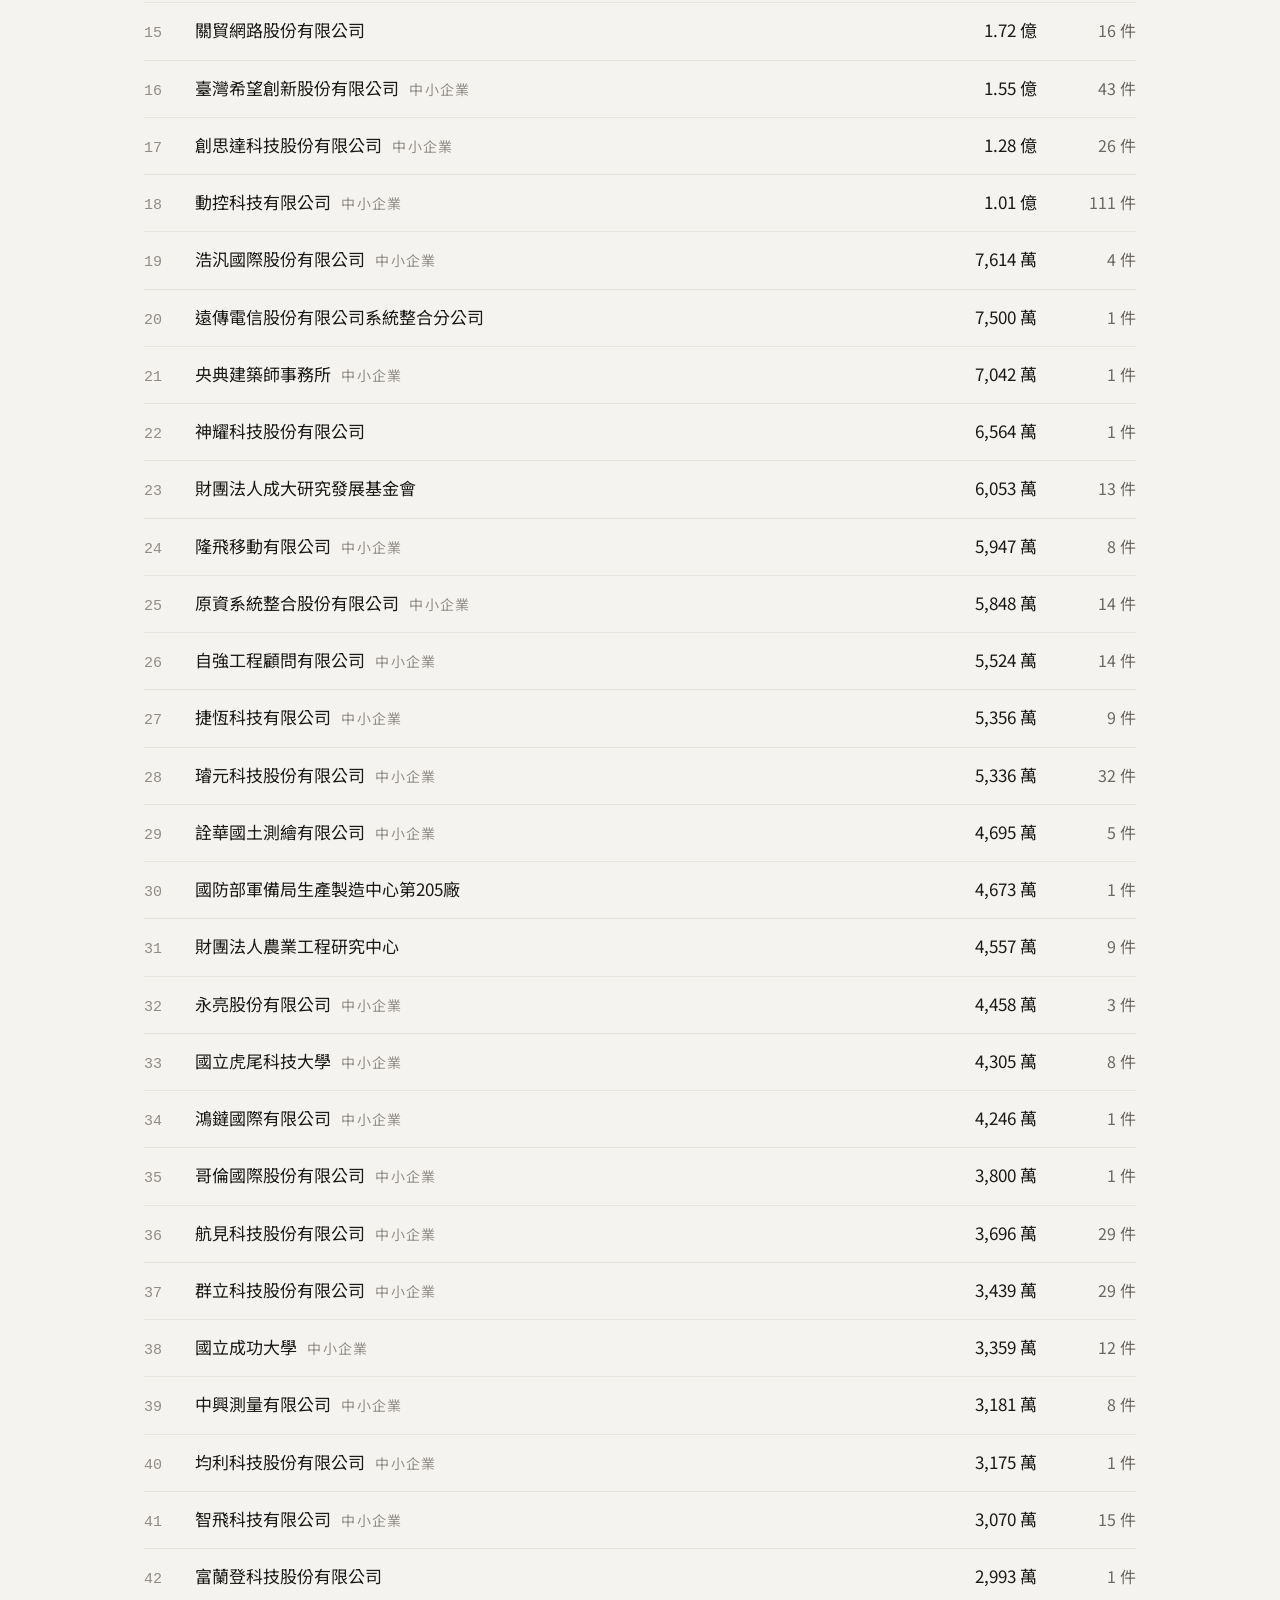
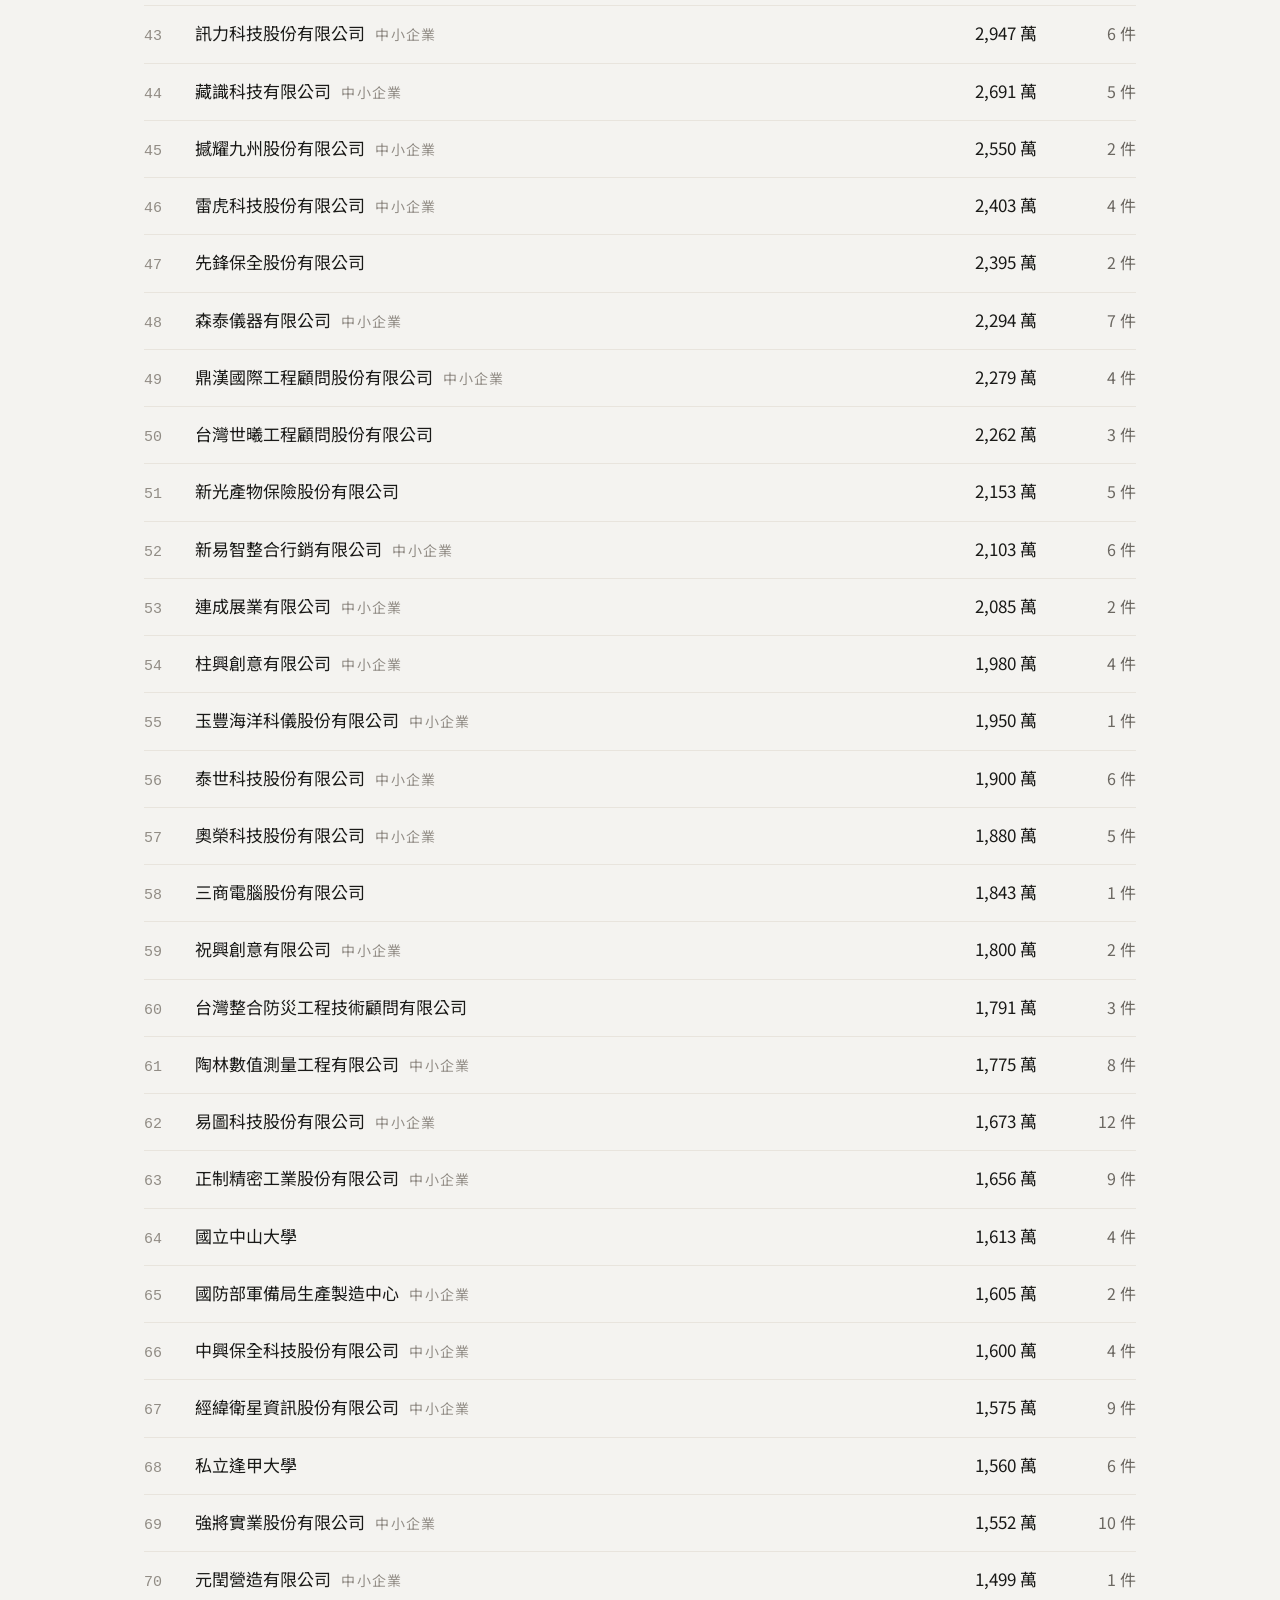
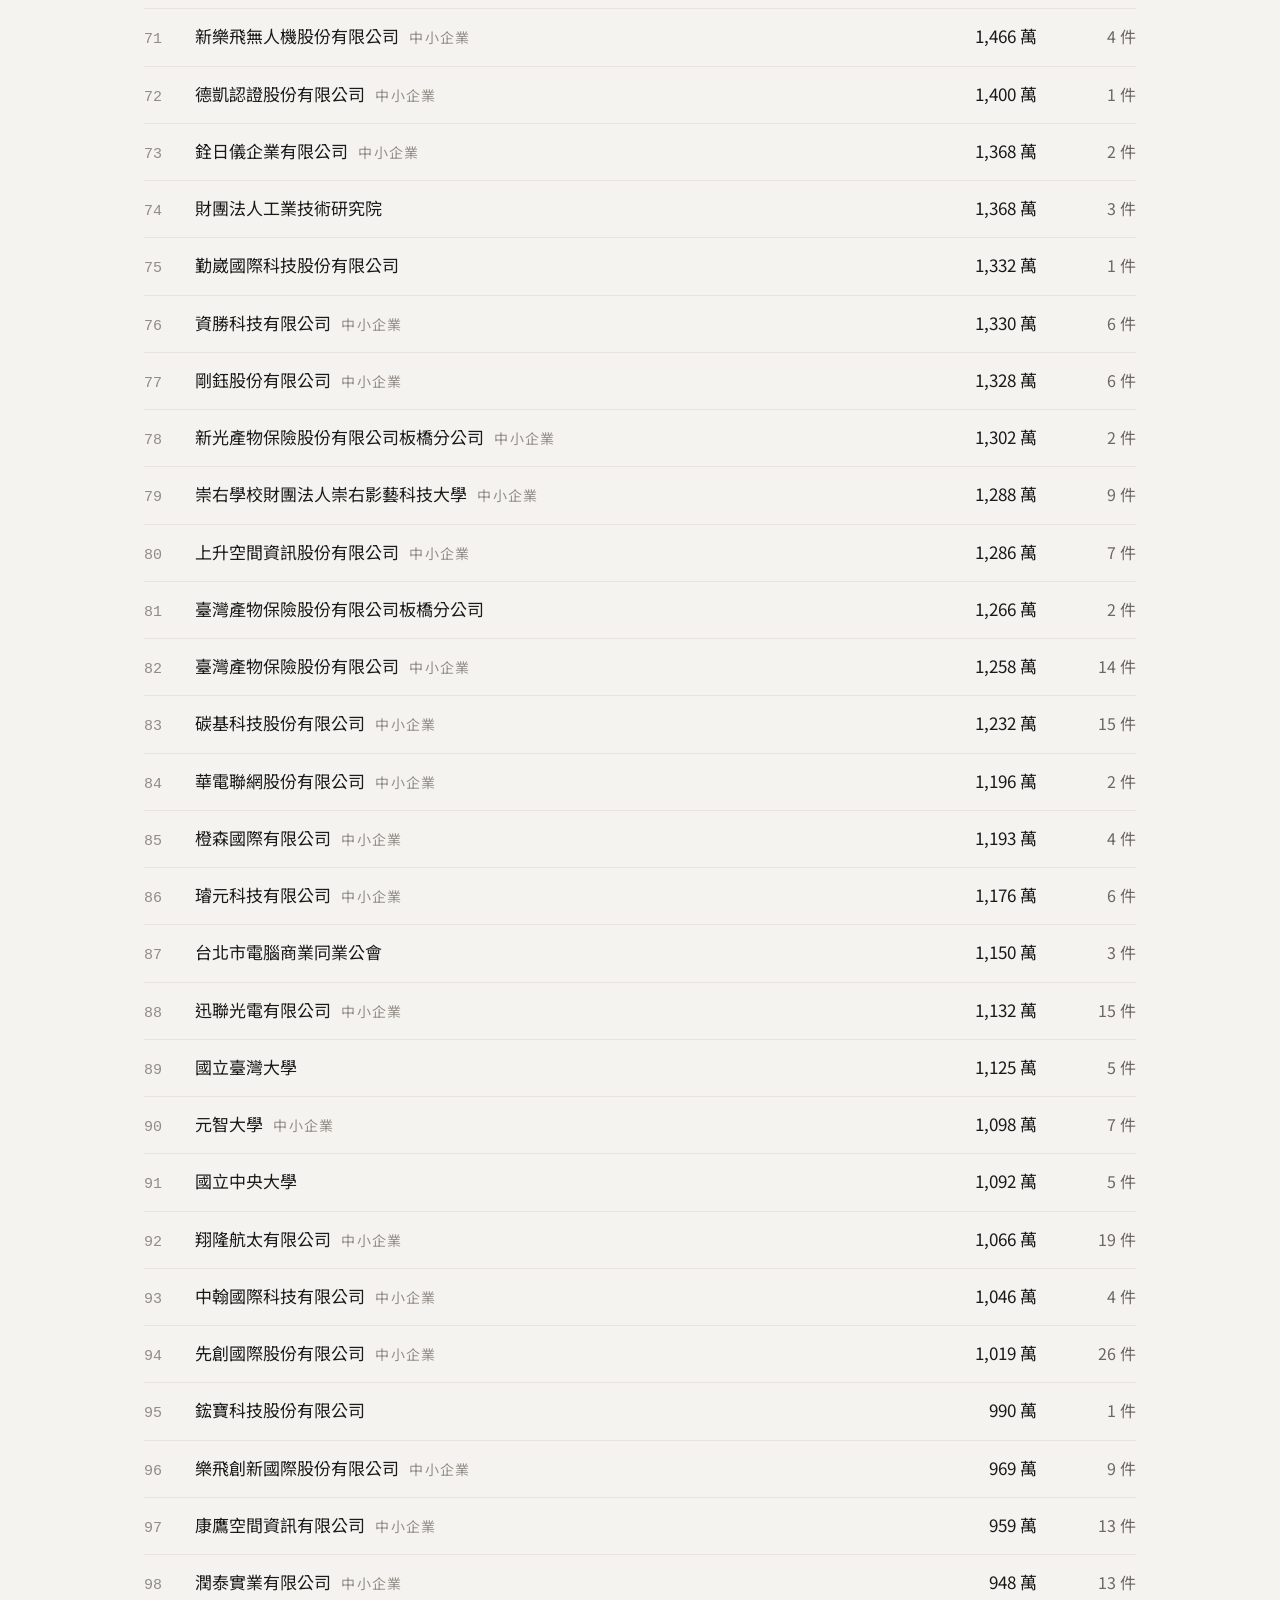
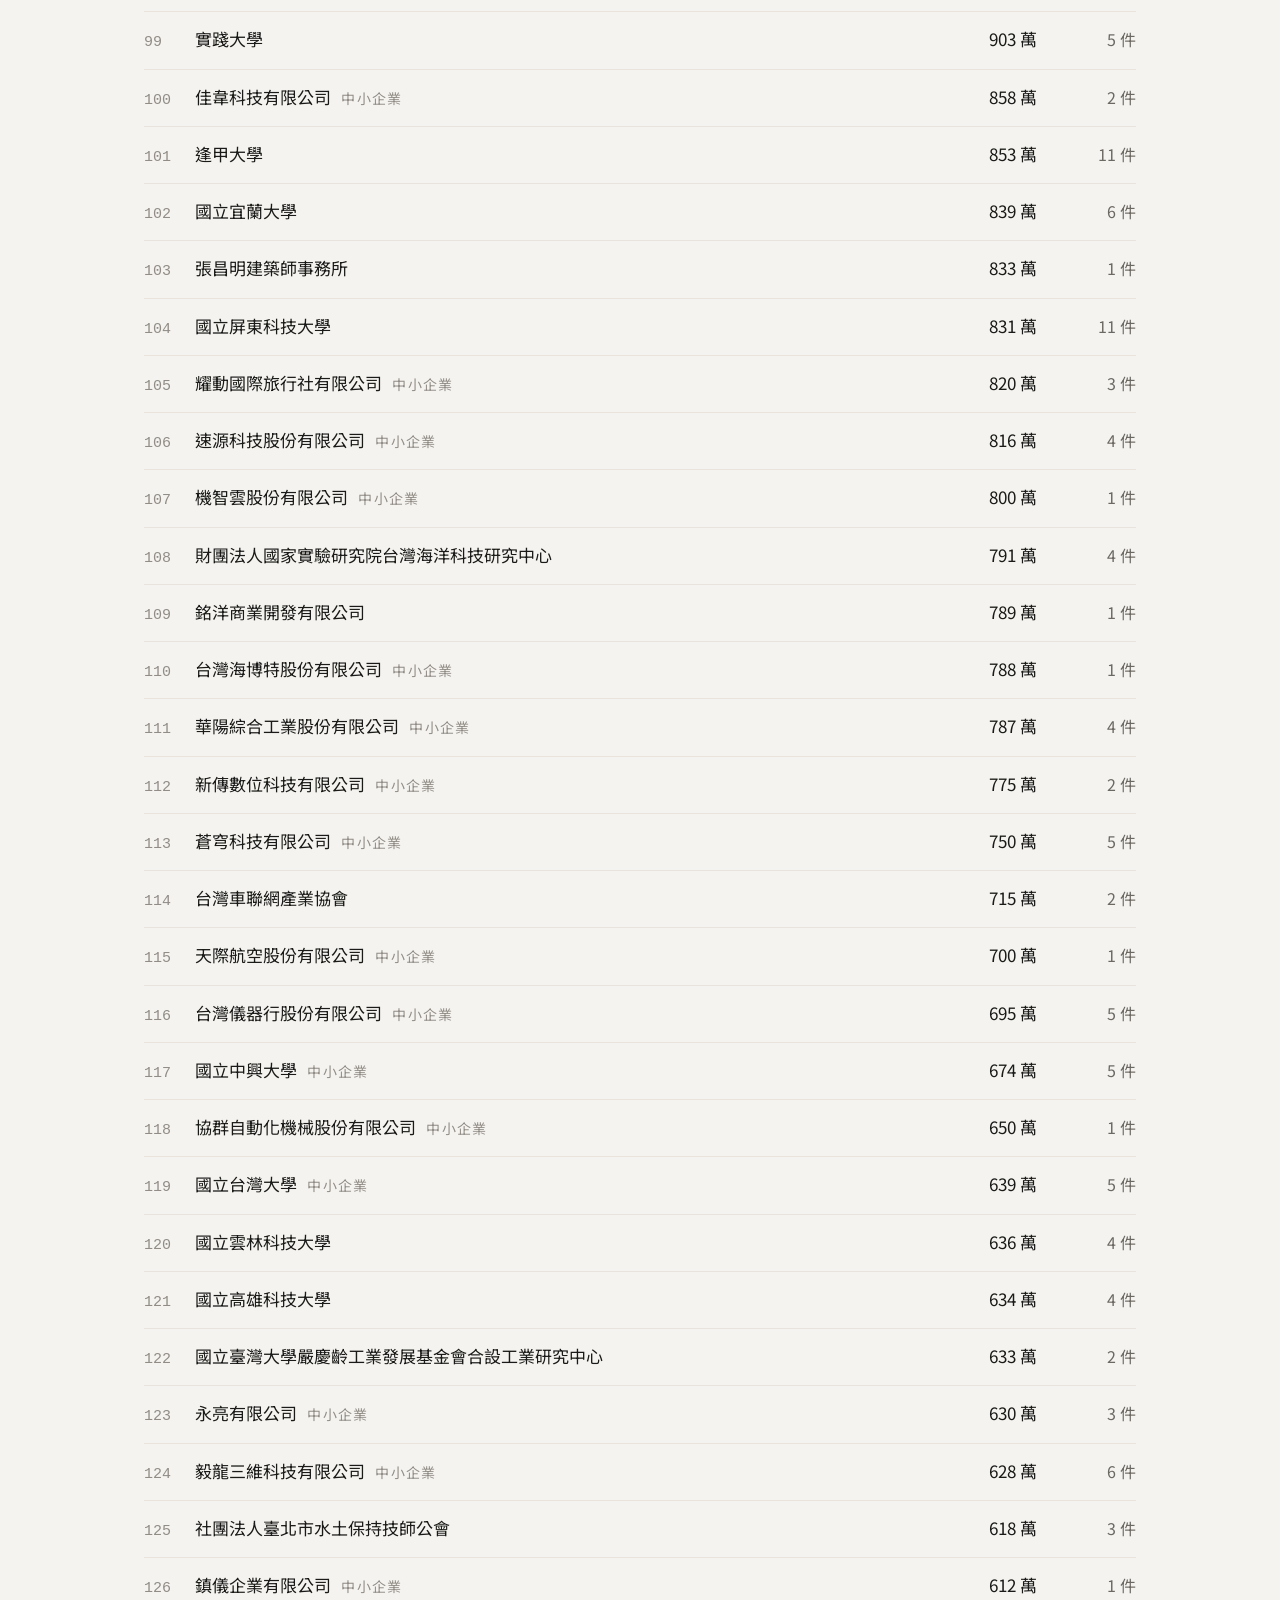
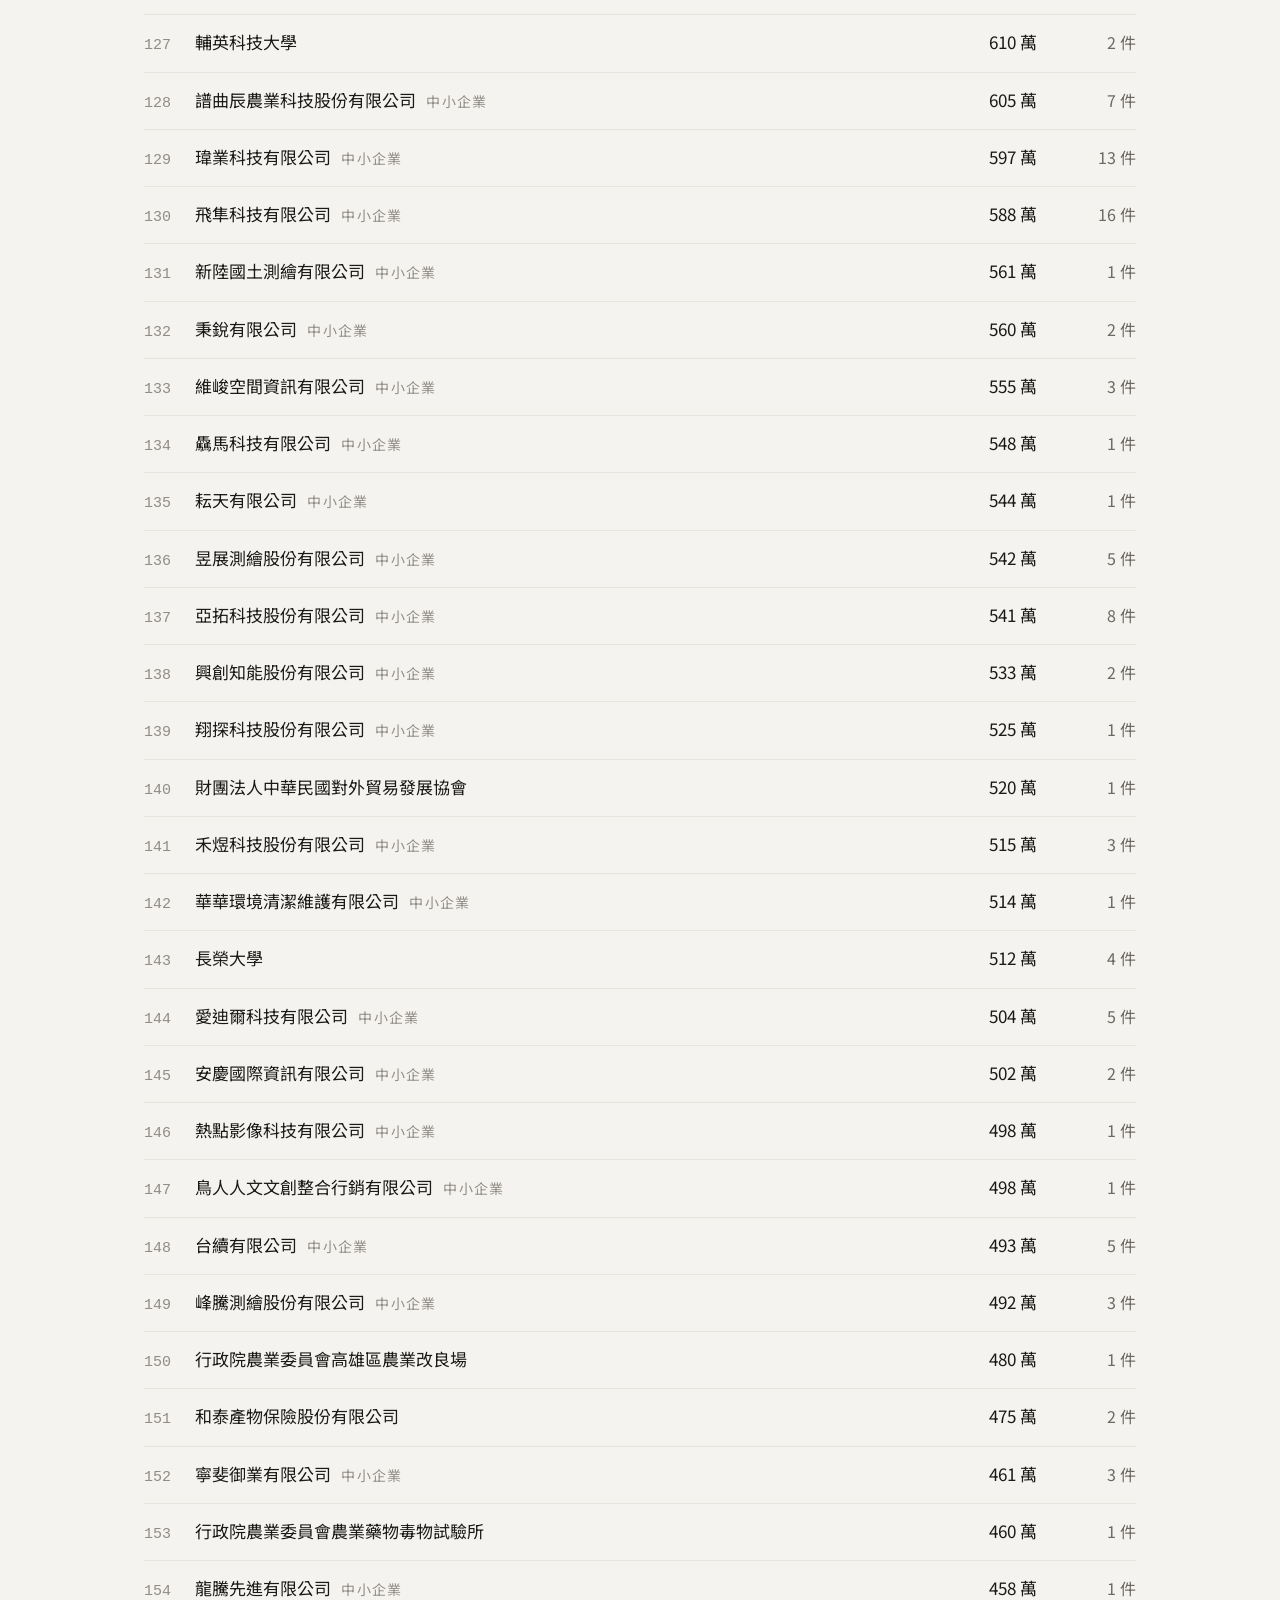
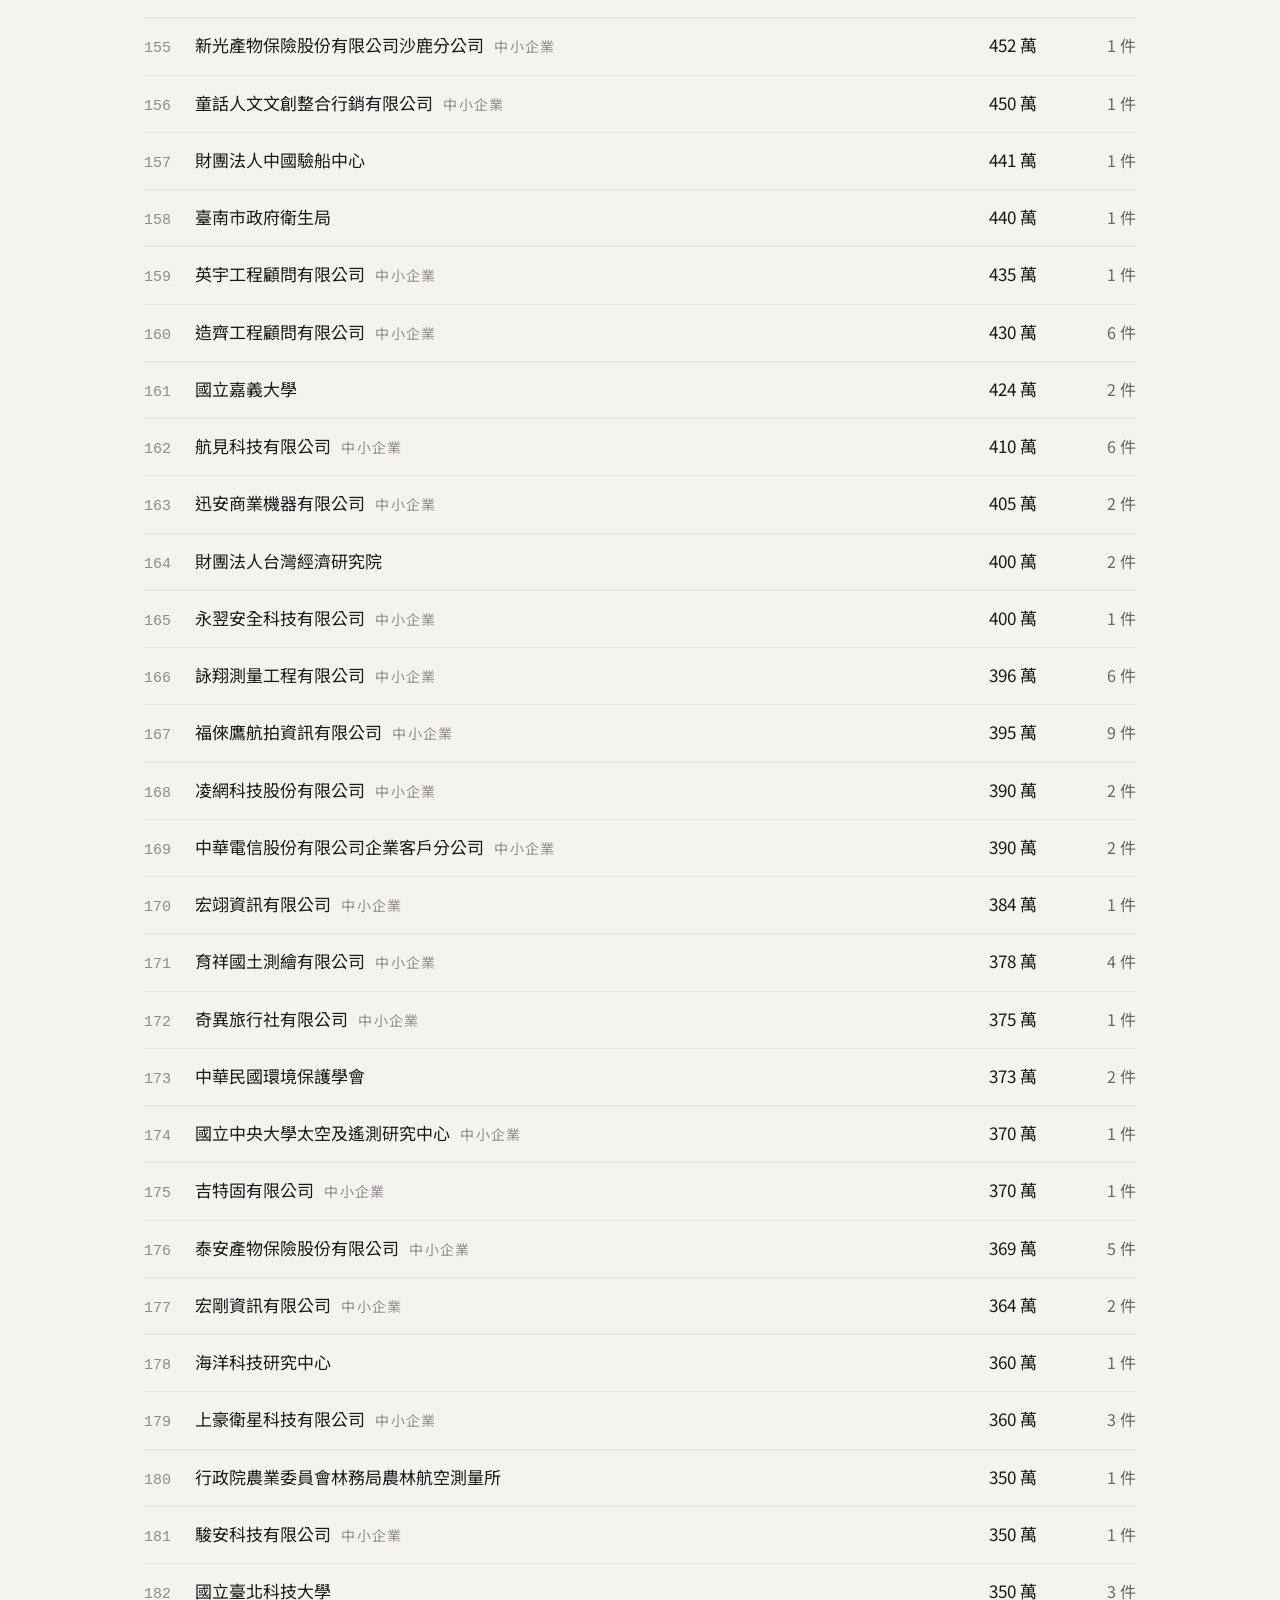
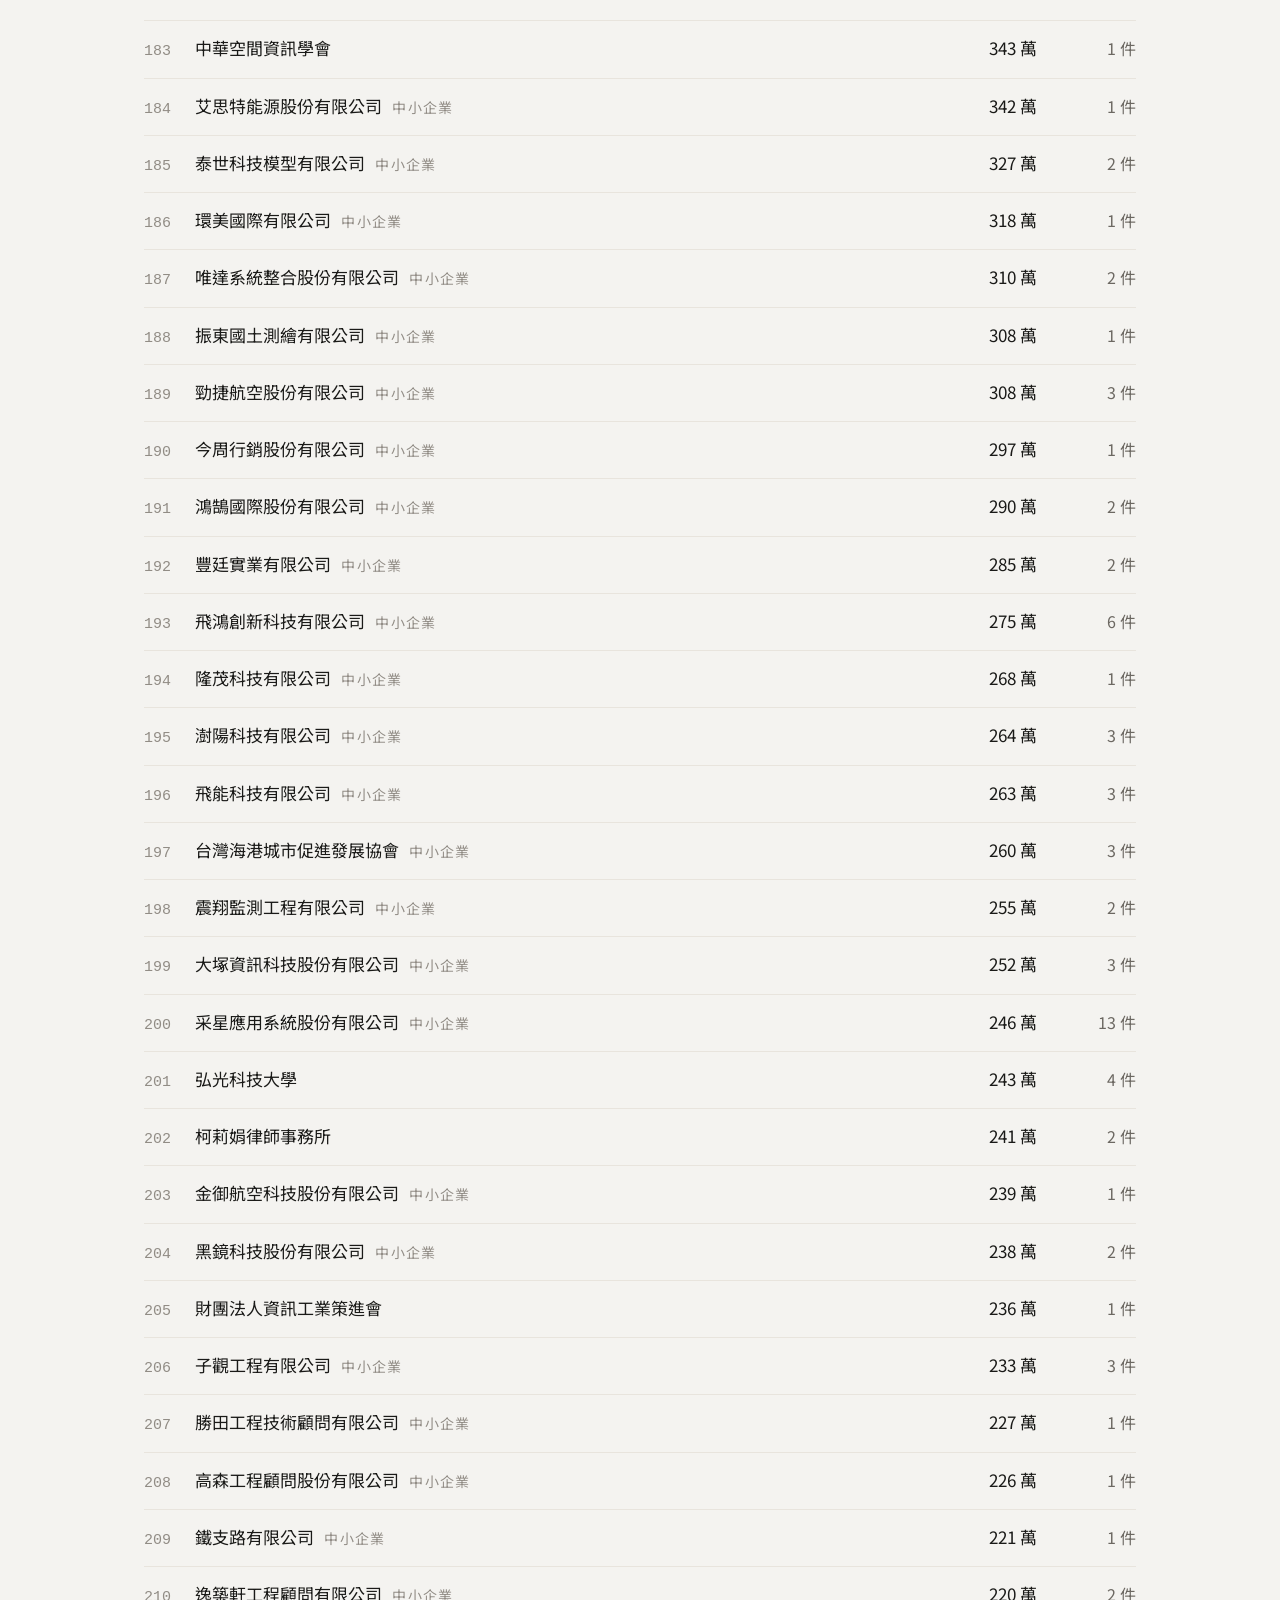
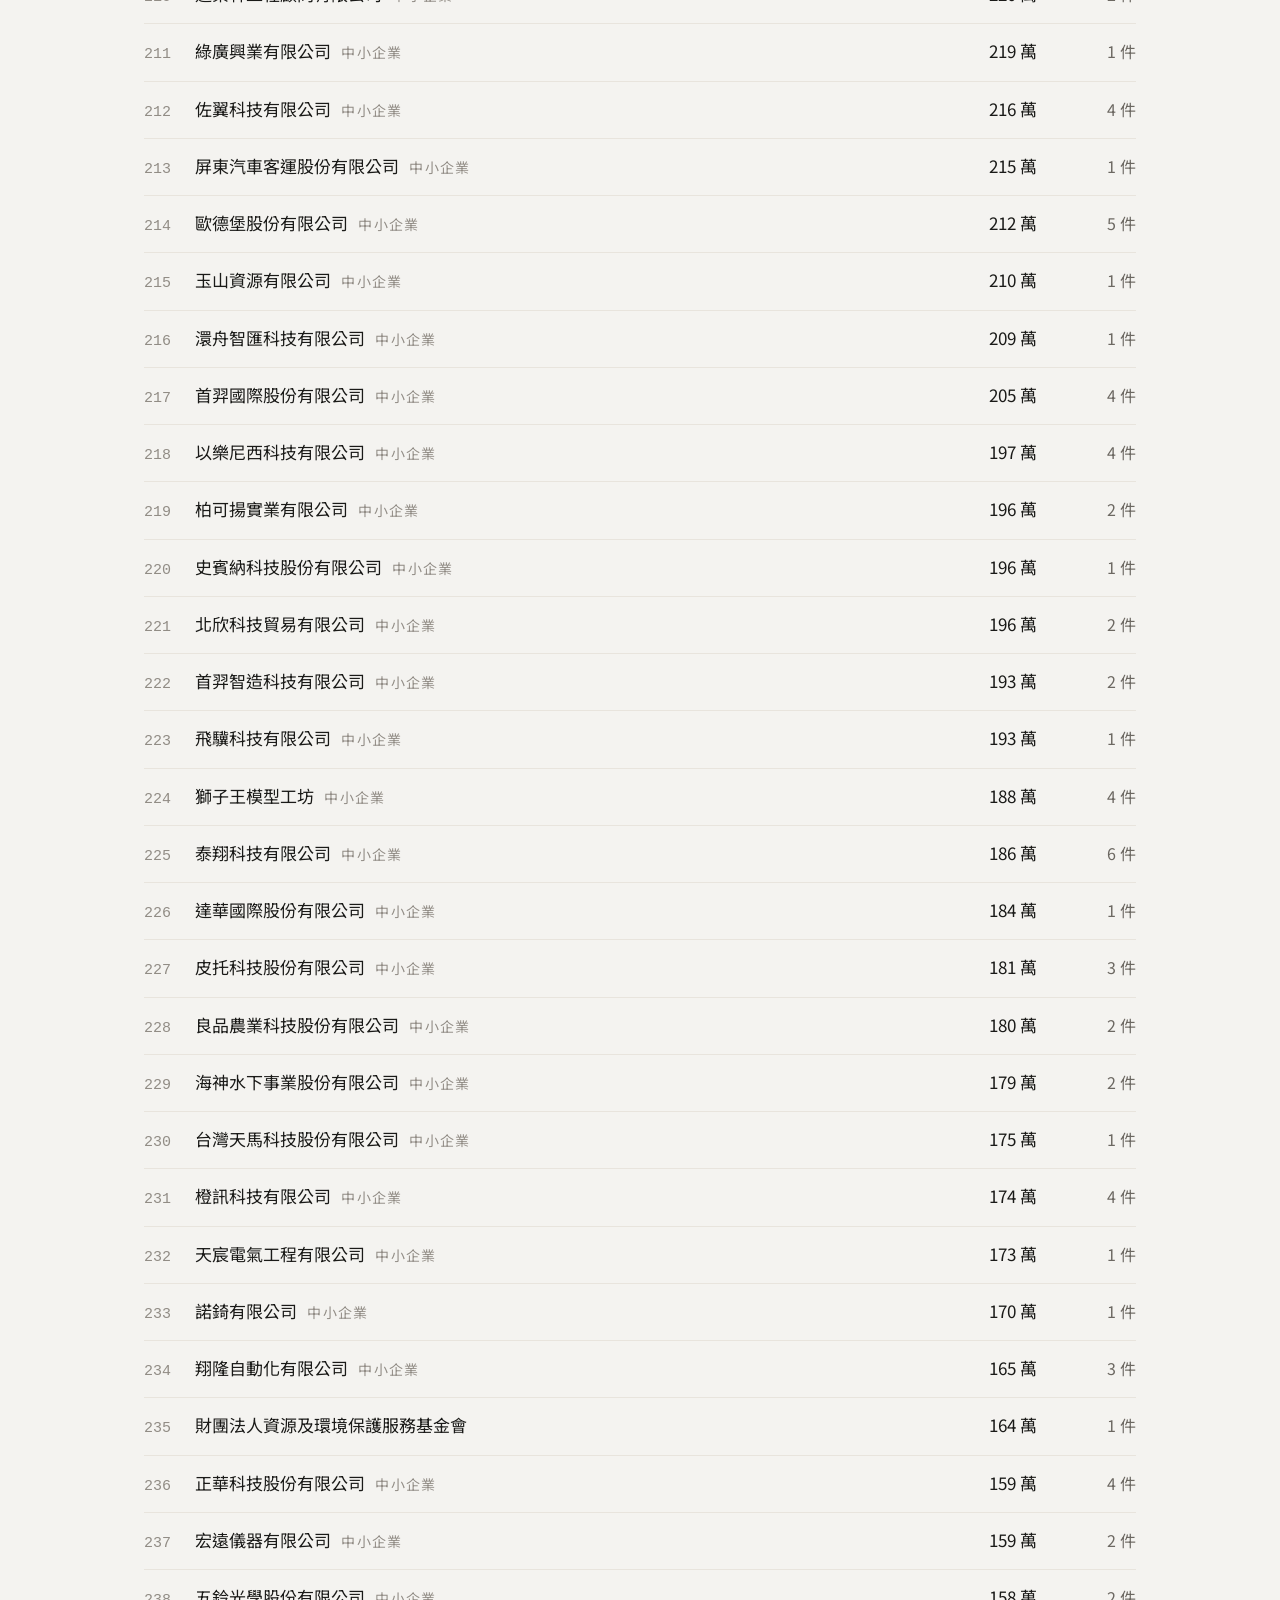
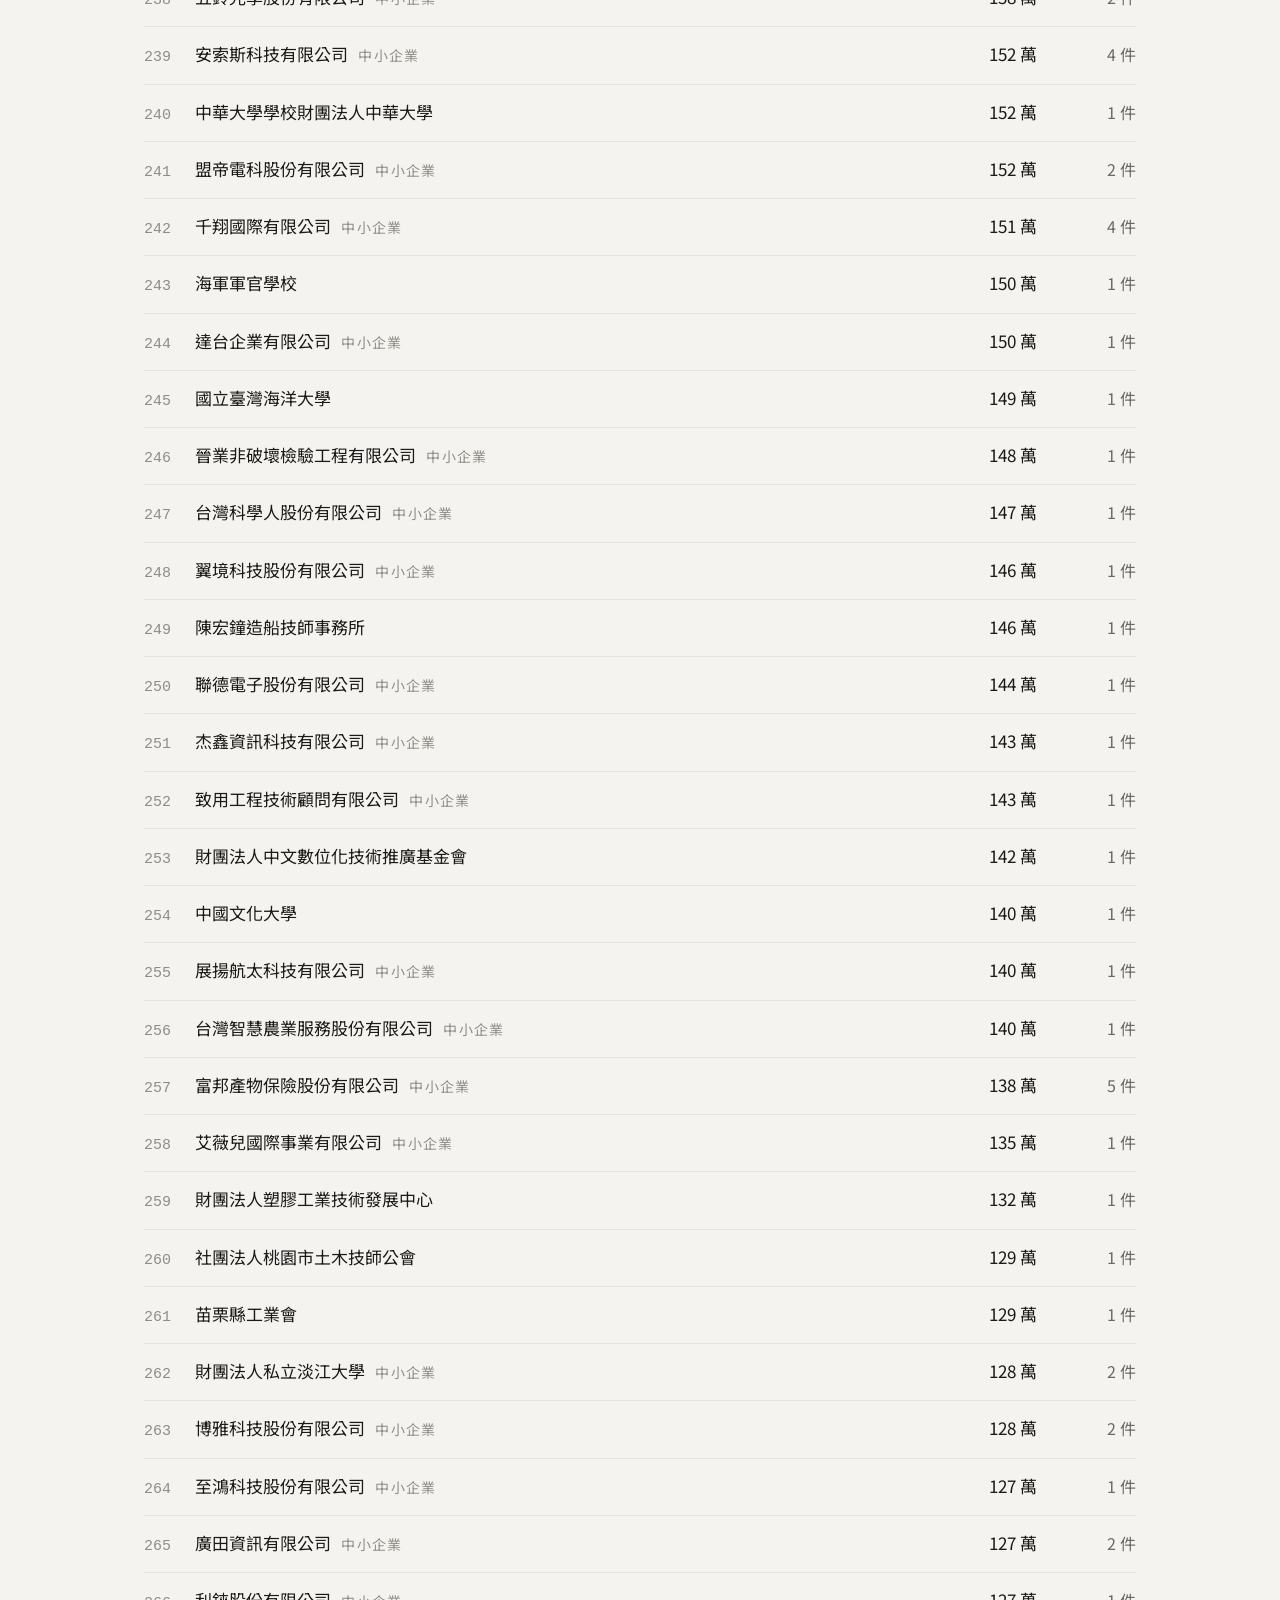
<file: vendors.html>
<!DOCTYPE html>
<html lang="zh-Hant-TW">
<head>
<meta charset="utf-8">
<meta name="viewport" content="width=device-width, initial-scale=1">
<title>無人機得標廠商排行｜政府採購金額、件數與主要客戶機關</title>
<meta name="description" content="台灣政府無人機採購的得標廠商排行：得標金額、件數、是否中小企業、主要客戶機關，以及廠商與機關之間的金額關係圖。">
<meta name="color-scheme" content="light dark">
<link rel="canonical" href="https://tenders.skyfaring.net/vendors">
<meta property="og:type" content="website">
<meta property="og:site_name" content="無人機標案觀測站">
<meta property="og:title" content="無人機得標廠商排行｜政府採購金額、件數與主要客戶機關">
<meta property="og:description" content="台灣政府無人機採購的得標廠商排行，以及廠商與機關之間的金額關係。">
<meta property="og:url" content="https://tenders.skyfaring.net/vendors">
<link rel="preconnect" href="https://fonts.googleapis.com">
<link rel="preconnect" href="https://fonts.gstatic.com" crossorigin>
<link rel="stylesheet" href="https://fonts.googleapis.com/css2?family=Noto+Sans+TC:wght@400;500&family=Noto+Serif+TC:wght@700&display=swap">
<link rel="icon" href="favicon.svg" type="image/svg+xml">
<link rel="stylesheet" href="assets/style.css?v=16">
<script type="module" src="assets/vendors.js?v=16"></script>
</head>
<body>

<header class="site-head">
  <a class="brand" href="https://skyfaring.net">Skyfaring</a>
  <span class="site-name">無人機標案觀測站</span>
  <nav class="nav" aria-label="主選單">
    <a data-p="index" href="./">總覽</a>
    <a data-p="tenders" href="tenders">標案</a>
    <a data-p="vendors" href="vendors">廠商</a>
    <a data-p="agencies" href="agencies">機關</a>
    <a data-p="about" href="about">方法</a>
  </nav>
</header>

<main class="col">

  <section class="hero" aria-labelledby="h1">
    <h1 class="page-title" id="h1">得標廠商</h1>
    <p class="note">只計國內標案，依得標金額排序，點廠商名稱可展開它的所有得標案。</p>
    <p class="result-line" id="result">載入中…</p>
  </section>

  <section aria-labelledby="h-sme">
    <h2 class="sec-h" id="h-sme"><span class="sec-n">01</span><span>中小企業占比</span></h2>
    <p class="note">依決標金額計算，只算機關有填是否為中小企業的得標紀錄，不含對美軍購與工程類。</p>
    <div class="origin-lead">
      <p class="bigstat" id="sme-big">—</p>
      <div class="sbar" id="sme-bar" role="img"></div>
      <ul class="keys" id="sme-keys"></ul>
    </div>
  </section>

  <section class="tight" aria-labelledby="h-rank">
    <h2 class="sec-h" id="h-rank"><span class="sec-n">02</span><span>排行</span></h2>
    <ul class="rows" id="rows"><li class="loading">載入中…</li></ul>
  </section>

  <section aria-labelledby="h-graph">
    <h2 class="sec-h" id="h-graph"><span class="sec-n">03</span><span>誰賣給誰</span></h2>
    <p class="note">帶狀寬度是得標金額，左邊廠商、右邊出錢的機關，不含對美軍購與工程類。</p>
    <div class="graph" id="graph"></div>
    <ul class="graph-key">
      <li><span class="sw sw-v"></span>廠商</li>
      <li><span class="sw sw-a"></span>機關</li>
    </ul>
  </section>

</main>

<footer class="site-foot">
  <p>資料來源：政府電子採購網，經 <a href="https://pcc-api.openfun.app/" rel="noopener">g0v 標案 API</a> 取得。每週一自動更新，最後更新 <time data-updated>—</time>。</p>
  <p class="fr">Adam Pan<span class="sep"> · </span><a href="https://github.com/lioneer32232002-commits/drone-tenders" rel="noopener">GitHub</a></p>
</footer>

</body>
</html>
</file>
<file: assets/style.css>
/* 無人機標案觀測站 — editorial print, zero build */

:root {
  color-scheme: light dark;

  --bg: #f4f3f0;
  --paper: #efedea;
  --fg: #1a1a18;
  --muted: #6c6862;
  --faint: #918c85;
  --rule: #ddd8d0;
  --hair: #e8e4dd;
  --accent: #2b4f6f;
  --link: #2b4f6f;
  --link-hover: #a8763e;

  /* 原產地／類別用色，深淺色各一套 */
  --c1: #2b4f6f;
  --c2: #a8763e;
  --c3: #7d3b3b;
  --c4: #4f6b4a;
  --c5: #9a958c;

  --sans: "Noto Sans TC", system-ui, -apple-system, "Segoe UI", "PingFang TC",
    "Microsoft JhengHei", sans-serif;
  --serif: "Noto Serif TC", "Songti TC", "Source Han Serif TC", Georgia, serif;
  --mono: ui-monospace, "JetBrains Mono", Menlo, Consolas, monospace;

  --pad: 22px;
  --col: 1080px;
}

@media (prefers-color-scheme: dark) {
  :root {
    --bg: #131412;
    --paper: #191a18;
    --fg: #e9e6e0;
    --muted: #948f88;
    --faint: #7b766f;
    --rule: #2b2d2a;
    --hair: #232522;
    --accent: #9dc0dc;
    --link: #9dc0dc;
    --link-hover: #d8a86a;

    --c1: #7fa9cc;
    --c2: #d8a86a;
    --c3: #c98585;
    --c4: #91b089;
    --c5: #8b867e;
  }
}

*, *::before, *::after { box-sizing: border-box; }

html { -webkit-text-size-adjust: 100%; }

body {
  margin: 0;
  background: var(--bg);
  color: var(--fg);
  font-family: var(--sans);
  font-size: 18px;
  line-height: 1.75;
  overflow-x: hidden;
  font-variant-numeric: tabular-nums;
  -webkit-font-smoothing: antialiased;
}

/* 連結一律不畫底線，靠顏色辨識；hover 轉赭色 */
a {
  color: var(--link);
  text-decoration: none;
}

a:hover { color: var(--link-hover); }

h1, h2, h3, p, ul, ol, dl, figure { margin: 0; }
ul, ol { padding: 0; list-style: none; }

/* 標題與短句換行不留孤字：h1/h2/h3/大字句用 balance 讓多行等長，
   內文、圖說、表格內文字用 pretty 避免最後一行只剩一兩個字 */
h1, h2, h3, .lede { text-wrap: balance; }
p, li, td, figcaption { text-wrap: pretty; }

.serif { font-family: var(--serif); font-weight: 700; }
.num { font-variant-numeric: tabular-nums; white-space: nowrap; }

.sr-only {
  position: absolute;
  width: 1px; height: 1px;
  margin: -1px; padding: 0;
  overflow: hidden;
  clip: rect(0 0 0 0);
  clip-path: inset(50%);
  white-space: nowrap;
}

:focus-visible { outline: 1px solid var(--accent); outline-offset: 3px; }

/* ---------- 版面 ---------- */

.site-head, .col, .site-foot {
  max-width: var(--col);
  margin: 0 auto;
  padding-left: var(--pad);
  padding-right: var(--pad);
}

.site-head {
  display: flex;
  align-items: baseline;
  flex-wrap: wrap;
  gap: 4px 20px;
  padding-top: 18px;
  padding-bottom: 14px;
}

.brand {
  font-size: 16px;
  letter-spacing: 0.16em;
  text-transform: uppercase;
  color: var(--muted);
  text-decoration: none;
}

.brand:hover { color: var(--link); }

.site-name {
  flex: 1 1 auto;
  font-family: var(--serif);
  font-weight: 700;
  font-size: 18px;
  letter-spacing: 0.06em;
}

.nav {
  display: flex;
  flex-wrap: wrap;
  gap: 0 18px;
  width: 100%;
  padding: 10px 0 0;
  border-top: 1px solid var(--hair);
}

.nav a {
  padding: 2px 0;
  font-size: 17px;
  color: var(--muted);
  text-decoration: none;
}

.nav a:hover { color: var(--link); }

.nav a[aria-current="page"] {
  font-weight: 700;
  color: var(--link);
}

/* ---------- 節內導覽（首頁） ---------- */

.secnav {
  display: flex;
  gap: 20px;
  max-width: var(--col);
  margin: 0 auto;
  padding: 0 var(--pad) 16px;
  overflow-x: auto;
  scrollbar-width: none;
  border-bottom: 1px solid var(--rule);
  font-size: 14px;
  letter-spacing: 0.05em;
}

.secnav::-webkit-scrollbar { display: none; }

.secnav a {
  flex: none;
  white-space: nowrap;
  color: var(--muted);
}

.secnav a:hover { color: var(--link); }

/* ---------- hero 走勢小圖 ---------- */

.spark { width: 260px; max-width: 100%; margin: 18px 0 0; }
.spark svg { display: block; width: 100%; height: 36px; }
.spark .bar { fill: var(--accent); opacity: .38; }
.spark .bar.on { opacity: 1; }

.sub-h {
  margin: 44px 0 12px;
  font-weight: 500;
  font-size: 16px;
  letter-spacing: 0.14em;
  color: var(--muted);
}

.col > section { padding-block: 52px; }
.col > section + section { border-top: 1px solid var(--rule); }
.col > section.hero { padding-top: 26px; }
.col > section.tight { padding-top: 30px; border-top: 0; }

.sec-h {
  display: flex;
  align-items: center;
  gap: 16px;
  margin: 0 0 12px;
  font-weight: 500;
  font-size: 16px;
  letter-spacing: 0.22em;
  color: var(--muted);
}

.sec-h .sec-n { font-family: var(--mono); font-size: 15px; color: var(--accent); }
.sec-h::after { content: ""; flex: 1 1 auto; height: 1px; background: var(--rule); }

.note {
  margin: 0 0 28px;
  max-width: 42em;
  font-size: 17px;
  color: var(--muted);
  /* 圖說是短句不是內文，用 balance 讓兩行等長，第二行不會只剩兩三個字 */
  text-wrap: balance;
}

/* 桑基圖／分組清單各配一句說明，跟著版面一起切 */
.note-narrow { display: none; }

h3 {
  margin: 0 0 14px;
  font-weight: 500;
  font-size: 16px;
  letter-spacing: 0.14em;
  color: var(--muted);
}

/* ---------- hero ---------- */

.lede {
  margin: 0;
  font-size: clamp(30px, 5.4vw, 48px);
  line-height: 1.45;
  letter-spacing: 0.005em;
  max-width: 17em;
}

.lede b { font-weight: 700; }

.page-title {
  margin: 0 0 14px;
  font-family: var(--serif);
  font-weight: 700;
  font-size: clamp(27px, 4.6vw, 40px);
  line-height: 1.4;
}

.meta { margin: 18px 0 0; font-size: 17px; color: var(--muted); word-break: keep-all; }
.meta .sep { padding: 0 9px; color: var(--rule); }
.meta time { font-family: var(--mono); font-size: 16px; }

.totals {
  display: grid;
  grid-template-columns: repeat(4, 1fr);
  gap: 26px 20px;
  margin: 40px 0 0;
}

.total { border-top: 1px solid var(--rule); padding-top: 8px; }
.total dt { font-size: 15px; letter-spacing: 0.16em; color: var(--muted); }
.total dd {
  margin: 6px 0 0;
  font-family: var(--serif);
  font-weight: 700;
  font-size: clamp(27px, 4.2vw, 42px);
  line-height: 1.1;
}

/* max()：手機把大字縮到 27px 時，0.5em 只剩 13.5px，全站字級不得低於 14px */
.total dd .u { font-size: max(14px, 0.5em); letter-spacing: 0.06em; color: var(--muted); padding-left: 2px; }

/* ---------- 堆疊條 ---------- */

.sbar {
  display: flex;
  width: 100%;
  height: 30px;
  margin: 4px 0 0;
  overflow: hidden;
}

.sbar > span { display: block; height: 100%; min-width: 1px; }
.sbar > span + span { box-shadow: inset 1px 0 0 var(--bg); }

.sbar-big { height: 46px; }

.legend {
  display: flex;
  flex-wrap: wrap;
  gap: 4px 26px;
  margin: 16px 0 0;
  font-size: 17px;
}

.legend li { display: flex; align-items: baseline; gap: 8px; }

.legend .sw {
  flex: none;
  width: 22px;
  height: 3px;
  transform: translateY(-4px);
}

.legend .k { color: var(--fg); }
.legend .v { font-size: 16px; color: var(--muted); }

/* ---------- 機關頁：每群組一條堆疊橫條 ---------- */

.group-bar { margin: 14px 0 22px; }
.legend-click li { cursor: default; }
.legend-click li:hover .k { color: var(--link); }

.sbar-sm { height: 20px; }

.c1 { background: var(--c1); }
.c2 { background: var(--c2); }
.c3 { background: var(--c3); }
.c4 { background: var(--c4); }
.c5 { background: var(--c5); }
.c6 { background: var(--faint); }

/* ---------- 大字數字＋色標清單（原產地、競爭程度、中小企業共用） ---------- */

.origin-lead { margin: 6px 0 0; }

.bigstat {
  margin: 0;
  font-family: var(--serif);
  font-weight: 700;
  font-size: clamp(34px, 6vw, 52px);
  line-height: 1.2;
  letter-spacing: 0.005em;
}

.bigstat .amt {
  padding-left: 14px;
  font-family: var(--sans);
  font-weight: 400;
  font-size: 19px;
  letter-spacing: 0;
  color: var(--muted);
  white-space: nowrap;
}

.keys {
  display: flex;
  flex-wrap: wrap;
  align-items: baseline;
  gap: 4px 22px;
  margin: 18px 0 0;
  font-size: 18px;
}

.keys li { display: flex; align-items: baseline; gap: 9px; }

.keys .sw {
  flex: none;
  width: 20px;
  height: 3px;
  transform: translateY(-4px);
}

.keys .k { color: var(--fg); }
.keys .v { font-size: 16px; color: var(--muted); }

/* ---------- 原產地：逐年雙欄橫條 ----------
   左欄長條是該年決標總額（線性，年與年之間可比），右欄短條永遠滿格、
   只表示當年的原產地組成。早年金額小到線性長條剩幾個像素，組成仍讀得出來。 */

.yearbars { margin: 4px 0 0; }

.yb-head {
  display: grid;
  grid-template-columns: 3.4em minmax(0, 1fr) 6em 132px 4.6em;
  align-items: baseline;
  gap: 14px;
  padding-bottom: 7px;
  font-size: 14px;
  letter-spacing: 0.12em;
  color: var(--faint);
}

.yb-head .r { text-align: right; }

.yb {
  display: grid;
  grid-template-columns: 3.4em minmax(0, 1fr) 6em 132px 4.6em;
  align-items: center;
  gap: 14px;
  padding: 9px 0;
  border-top: 1px solid var(--hair);
}

.yb:last-child { border-bottom: 1px solid var(--hair); }

.yb-y {
  font-family: var(--mono);
  font-size: 17px;
  color: var(--muted);
}

.yb-track, .yb-mix { min-width: 0; }

.yb-bar {
  display: flex;
  height: 14px;
  min-width: 2px;
  background: var(--accent);
}

.yb-bar.empty { background: var(--hair); }

.yb-mix .yb-bar {
  width: 100%;
  height: 11px;
  background: none;
}

.yb-mix .yb-bar > i { display: block; height: 100%; min-width: 1px; }
.yb-mix .yb-bar > i + i { box-shadow: inset 1px 0 0 var(--bg); }
.yb-mix .yb-bar.empty { background: var(--hair); }

.yb-total {
  font-size: 16px;
  text-align: right;
  white-space: nowrap;
}

.yb-pct {
  font-size: 16px;
  color: var(--muted);
  text-align: right;
  white-space: nowrap;
}

.yb-pct.hot { color: var(--c2); font-weight: 500; }

/* ---------- 長條圖（SVG） ---------- */

.chart { width: 100%; margin-top: 8px; }
.chart svg { display: block; width: 100%; height: auto; overflow: visible; }
.chart-sm { margin-top: 20px; }

.bar { fill: var(--accent); transition: opacity 150ms ease; }
.bar-open { fill: var(--rule); }
.bar:hover, .bar.on { opacity: 1; }
.chart.dim .bar { opacity: 0.42; }
.axis { stroke: var(--rule); stroke-width: 1; }
.tickline { stroke: var(--hair); stroke-width: 1; }
.tlabel {
  fill: var(--muted);
  font-family: var(--mono);
  font-size: 14px;
}
.hit { fill: transparent; cursor: default; }

/* 季度圖上方的註記：細線＋14px */
.anno-line { stroke: var(--faint); stroke-width: 1; stroke-opacity: 0.5; fill: none; }

.anno {
  fill: var(--fg);
  font-family: var(--sans);
  font-size: 14px;
}

.anno-q { fill: var(--faint); font-family: var(--mono); }
.anno-a { fill: var(--muted); }

/* ---------- 錢的流向：桑基圖 ---------- */

.flow { margin-top: 8px; }
.flow-chart svg { display: block; width: 100%; height: auto; overflow: visible; }
.flow-list { display: none; }

.ribbon-f {
  fill-opacity: 0.3;
  stroke: none;
  transition: fill-opacity 150ms ease;
}

.flow-chart svg.dim .ribbon-f { fill-opacity: 0.09; }
.ribbon-f.on { fill-opacity: 0.66; }

.f1 { fill: var(--c1); }
.f2 { fill: var(--c2); }
.f3 { fill: var(--c3); }
.f4 { fill: var(--c4); }
.f5 { fill: var(--c5); }
.f6 { fill: var(--faint); }
.fnode.fv { fill: var(--muted); }

.fl {
  fill: var(--fg);
  font-family: var(--sans);
  font-size: 15px;
}

.fa { fill: var(--muted); font-size: 14px; }

/* 手機：改成每個群組一小段 */
.fg + .fg { margin-top: 26px; }

.fg-h {
  display: flex;
  align-items: baseline;
  gap: 10px;
  padding-bottom: 6px;
  border-bottom: 1px solid var(--rule);
}

.fg-h .sw { flex: none; width: 20px; height: 3px; transform: translateY(-4px); }
.fg-n { flex: 1 1 auto; font-size: 17px; }
.fg-a { font-size: 17px; color: var(--muted); }

.fg-v li {
  display: grid;
  grid-template-columns: minmax(0, 1fr) auto;
  align-items: baseline;
  gap: 5px 12px;
  padding: 9px 0 10px;
  border-bottom: 1px solid var(--hair);
  font-size: 16px;
}

.fg-v .k { min-width: 0; overflow-wrap: anywhere; }
.fg-v .v { font-size: 16px; color: var(--muted); }
.fg-v .t { grid-column: 1 / -1; height: 6px; min-width: 2px; }

/* ---------- 橫條排行 ---------- */

.hbars { margin-top: 4px; }

.hbar {
  display: grid;
  grid-template-columns: minmax(0, 15em) minmax(0, 1fr) auto;
  align-items: center;
  gap: 14px;
  padding: 9px 0;
  border-top: 1px solid var(--hair);
  font-size: 17px;
}

.hbar:last-child { border-bottom: 1px solid var(--hair); }
.hbar .k { min-width: 0; overflow-wrap: anywhere; }
.hbar .t { height: 8px; background: var(--accent); min-width: 1px; }
.hbar .v { font-size: 17px; color: var(--muted); }

/* 哪一類：左類別、中長條、右金額＋件數（件數小一號）。
   國防一類就占九成，其餘類別在線性尺度上都是細線；底下鋪一條淡軌道，
   讓「幾乎沒有」也讀得出來，不用去動尺度騙人。 */
.cats .hbar { grid-template-columns: 6em minmax(0, 1fr) 11em; }
.cats .hbar .trk { min-width: 0; height: 9px; background: var(--hair); }
.cats .hbar .trk .t { display: block; height: 100%; min-width: 2px; }
.cats .hbar:hover .t { background: var(--link-hover); }

.cats .hbar .v {
  display: flex;
  align-items: baseline;
  justify-content: flex-end;
  gap: 14px;
  white-space: nowrap;
}

.cats .hbar .v .amt { color: var(--fg); }
.cats .hbar .v .n { font-size: 15px; color: var(--faint); }

/* ---------- 最近 ---------- */

.recent li {
  display: grid;
  grid-template-columns: 7.5em minmax(0, 1fr) auto;
  gap: 6px 16px;
  padding: 11px 0;
  border-top: 1px solid var(--hair);
}

.recent li:last-child { border-bottom: 1px solid var(--hair); }
.recent .d { font-family: var(--mono); font-size: 16px; color: var(--muted); }
.recent .t { min-width: 0; font-size: 17px; overflow-wrap: anywhere; }
.recent .t .ag { display: block; font-size: 16px; color: var(--muted); }
.recent .a { font-size: 17px; color: var(--muted); text-align: right; white-space: nowrap; }
.recent .a .ty { display: block; font-size: 15px; color: var(--faint); }

.more { margin-top: 22px; font-size: 17px; }

/* ---------- 圖片 ---------- */

figure.photo { margin: 0; }
figure.photo img { display: block; width: 100%; height: auto; background: var(--hair); }

figure.photo figcaption {
  padding-top: 10px;
  font-size: 16px;
  line-height: 1.6;
  color: var(--muted);
}


/* ---------- 篩選器（細框，無膠囊無陰影） ---------- */

.filters-summary {
  display: none;
  padding: 8px 0;
  font-size: 15px;
  letter-spacing: 0.1em;
  color: var(--muted);
  cursor: pointer;
  list-style: none;
}

.filters-summary::-webkit-details-marker { display: none; }
.filters-summary::after { content: "▾"; padding-left: 8px; font-size: 12px; }
details.filters-wrap[open] .filters-summary::after { content: "▴"; }
.filters-summary:hover { color: var(--link); }

.filters {
  display: flex;
  flex-wrap: wrap;
  align-items: flex-end;
  gap: 14px 26px;
  padding: 0 0 14px;
  border-bottom: 1px solid var(--rule);
}

.field { display: flex; flex-direction: column; gap: 2px; min-width: 0; }

.field label {
  font-size: 14px;
  letter-spacing: 0.14em;
  color: var(--muted);
}

.field select,
.field input {
  appearance: none;
  min-width: 7em;
  max-width: 100%;
  padding: 5px 10px;
  border: 1px solid var(--rule);
  border-radius: 2px;
  background: none;
  color: var(--fg);
  font: inherit;
  font-size: 17px;
  line-height: 1.5;
}

.field select {
  background-image: linear-gradient(45deg, transparent 50%, currentColor 50%),
    linear-gradient(135deg, currentColor 50%, transparent 50%);
  padding-right: 26px;
  background-position: calc(100% - 14px) calc(50% + 1px), calc(100% - 9px) calc(50% + 1px);
  background-size: 5px 5px, 5px 5px;
  background-repeat: no-repeat;
}

.field select:hover, .field input:hover { border-color: var(--link); }
.field input::placeholder { color: var(--faint); }
.field option { background: var(--bg); color: var(--fg); }

.field-wide input { min-width: 13em; }

/* 細框按鈕：1px 邊框、無底色無陰影，hover 邊框轉主色 */
.linkish {
  appearance: none;
  padding: 5px 14px;
  border: 1px solid currentColor;
  border-radius: 2px;
  background: none;
  color: var(--muted);
  font: inherit;
  font-size: 16px;
  line-height: 1.5;
  cursor: pointer;
}

.linkish:hover { color: var(--link); }

/* 看起來像連結的按鈕（表格裡的標案名稱），不加框也不加底線 */
.linkbtn {
  appearance: none;
  padding: 0;
  border: 0;
  background: none;
  color: var(--link);
  font: inherit;
  text-align: left;
  cursor: pointer;
}

.linkbtn:hover { color: var(--link-hover); }

.btn {
  appearance: none;
  padding: 5px 14px;
  border: 1px solid var(--rule);
  border-radius: 2px;
  background: none;
  color: var(--fg);
  font: inherit;
  font-size: 16px;
  letter-spacing: 0.06em;
  cursor: pointer;
}

.btn:hover { border-color: var(--link); }

.result-line {
  margin: 16px 0 0;
  font-size: 17px;
  color: var(--muted);
}

.result-line .n { color: var(--fg); }
.result-line .sep { color: var(--rule); }

.more-wrap { margin-top: 22px; }

/* ---------- 表格 ---------- */

.table-wrap { margin-top: 18px; }

table { width: 100%; border-collapse: collapse; font-size: 17px; table-layout: fixed; }

thead th {
  padding: 0 10px 8px 0;
  border-bottom: 1px solid var(--rule);
  font-weight: 500;
  font-size: 14px;
  letter-spacing: 0.12em;
  color: var(--muted);
  text-align: left;
  white-space: nowrap;
}

tbody td {
  padding: 11px 10px 11px 0;
  border-bottom: 1px solid var(--hair);
  vertical-align: baseline;
  overflow-wrap: anywhere;
}

tbody tr:nth-child(4n + 3) td { background: var(--paper); }
tbody td:last-child, thead th:last-child { padding-right: 0; }

.t-date { width: 6.6em; font-family: var(--mono); font-size: 16px; color: var(--muted); white-space: nowrap; }
.t-agency { width: 15%; }
.t-title { width: auto; }
.t-num { width: 6.3em; text-align: right; white-space: nowrap; }
.t-vendor { width: 15%; color: var(--muted); }
.t-status { width: 4.2em; white-space: nowrap; color: var(--muted); }

.stag {
  display: inline-block;
  width: 8px;
  height: 8px;
  margin-right: 7px;
  vertical-align: middle;
}

th.t-num { text-align: right; }

.t-title .open-btn {
  font: inherit;
  text-align: left;
}
.t-title .flag { font-size: 15px; color: var(--faint); padding-left: 8px; white-space: nowrap; }

tr.detail > td { padding: 0 0 18px; border-bottom: 1px solid var(--hair); background: none !important; }

.detail-box {
  display: grid;
  grid-template-columns: repeat(auto-fit, minmax(220px, 1fr));
  gap: 8px 32px;
  padding: 4px 0 0;
  font-size: 17px;
}

.detail-box dl { display: grid; grid-template-columns: 6.5em minmax(0, 1fr); gap: 2px 12px; }
.detail-box dt { font-size: 15px; letter-spacing: 0.1em; color: var(--muted); }
.detail-box dd { margin: 0; overflow-wrap: anywhere; }
.detail-box .tl li { font-size: 16px; color: var(--muted); }
.detail-box .tl b { font-family: var(--mono); font-weight: 400; color: var(--fg); padding-right: 10px; }

.empty { padding: 40px 0; color: var(--muted); }
.loading { padding: 40px 0; color: var(--faint); }

/* ---------- 排行（廠商／機關） ---------- */

.rank-group + .rank-group { margin-top: 40px; }

.rank-head {
  display: flex;
  align-items: baseline;
  justify-content: space-between;
  gap: 16px;
  padding-bottom: 6px;
  border-bottom: 1px solid var(--rule);
}

.rank-head h3 { margin: 0; }
.rank-head .s { font-size: 16px; color: var(--muted); }

.rows > li { border-bottom: 1px solid var(--hair); }

.row-btn {
  display: grid;
  grid-template-columns: 2.2em minmax(0, 1fr) 8em 5em;
  align-items: baseline;
  gap: 14px;
  width: 100%;
  padding: 12px 0;
  border: 0;
  background: none;
  color: inherit;
  font: inherit;
  font-size: 17px;
  text-align: left;
  cursor: pointer;
}

.row-btn:hover { background: var(--paper); }
.row-btn:hover .nm { color: var(--link); }
.row-btn .i { font-family: var(--mono); font-size: 15px; color: var(--faint); }
.row-btn .nm { min-width: 0; overflow-wrap: anywhere; text-wrap: pretty; }
.row-btn .nm .tag { font-size: 14px; letter-spacing: 0.08em; color: var(--faint); padding-left: 10px; white-space: nowrap; }
.row-btn .amt { text-align: right; font-size: 17px; }
.row-btn .cnt { text-align: right; font-size: 16px; color: var(--muted); }

.row-body { padding: 2px 0 20px 3.3em; }
.row-body .sub { font-size: 16px; color: var(--muted); margin-bottom: 10px; }
.row-body .fg-v { margin-bottom: 22px; }

.mini-list li {
  display: grid;
  grid-template-columns: 6.5em minmax(0, 1fr) 7em;
  gap: 4px 14px;
  padding: 6px 0;
  border-top: 1px solid var(--hair);
  font-size: 17px;
}

.mini-list .d { font-family: var(--mono); font-size: 15px; color: var(--muted); }
.mini-list .k { min-width: 0; overflow-wrap: anywhere; }
.mini-list .k .ag { color: var(--muted); font-size: 16px; }
.mini-list .v { text-align: right; font-size: 16px; color: var(--muted); }
.mini-list.two li { grid-template-columns: minmax(0, 1fr) auto; }

/* ---------- 關係圖 ---------- */

.graph { width: 100%; margin-top: 8px; }
.graph svg { display: block; width: 100%; height: auto; overflow: visible; touch-action: pan-y; }

.ribbon {
  fill: var(--accent);
  fill-opacity: 0.22;
  stroke: none;
  transition: fill-opacity 150ms ease;
}

.graph svg.dim .ribbon { fill-opacity: 0.07; }
.ribbon.on { fill-opacity: 0.5; }

.node-v { fill: var(--accent); }
.node-a { fill: var(--c2); }

.node-label {
  fill: var(--muted);
  font-family: var(--sans);
  font-size: 14px;
}

.graph-key {
  display: flex;
  flex-wrap: wrap;
  gap: 4px 26px;
  margin-top: 18px;
  font-size: 16px;
  color: var(--muted);
}

.graph-key li { display: flex; align-items: baseline; gap: 8px; }
.graph-key .sw { flex: none; width: 18px; height: 7px; transform: translateY(-2px); }
.sw-v { background: var(--accent); }
.sw-a { background: var(--c2); }

/* ---------- 提示 ---------- */

.tip {
  position: fixed;
  z-index: 5;
  transform: translate(-50%, -145%);
  padding: 5px 9px;
  background: var(--bg);
  border: 1px solid var(--rule);
  font-size: 16px;
  line-height: 1.55;
  white-space: nowrap;
  pointer-events: none;
}

.tip b { font-weight: 500; }
.tip .m { color: var(--muted); }

/* ---------- 內文（about） ---------- */

.prose { max-width: 40em; font-size: 17px; }
.prose code, .deflist code {
  font-family: var(--mono);
  font-size: 0.88em;
  color: var(--muted);
}
.prose p + p { margin-top: 18px; }

.deflist { margin-top: 4px; font-size: 17px; }

.deflist > div {
  display: grid;
  grid-template-columns: 9em minmax(0, 1fr);
  gap: 4px 20px;
  padding: 10px 0;
  border-top: 1px solid var(--hair);
}

.deflist dt { font-size: 16px; color: var(--muted); }
.deflist dd { margin: 0; }

.kwlist {
  display: flex;
  flex-wrap: wrap;
  gap: 6px 20px;
  font-size: 17px;
}

.kwlist li { color: var(--fg); }

.limits { max-width: 44em; font-size: 17px; }
.limits li { padding: 10px 0; border-top: 1px solid var(--hair); }
.limits li:last-child { border-bottom: 1px solid var(--hair); }

/* ---------- 同系列 ---------- */

.series { max-width: 44em; font-size: 17px; }
.series li { padding: 12px 0; border-top: 1px solid var(--hair); }
.series li:last-child { border-bottom: 1px solid var(--hair); }
.series .sep { padding: 0 9px; color: var(--rule); }
.series .k { font-size: 16px; color: var(--faint); }
.series .d { display: block; font-size: 17px; color: var(--muted); }

/* ---------- 頁尾 ---------- */

.site-foot {
  display: grid;
  grid-template-columns: minmax(0, 1fr) auto;
  align-items: baseline;
  gap: 8px 24px;
  padding-top: 22px;
  padding-bottom: 56px;
  border-top: 1px solid var(--rule);
  font-size: 16px;
  line-height: 1.7;
  color: var(--muted);
}

.site-foot .fr { text-align: right; }

/* ---------- 寬螢幕 ---------- */

@media (min-width: 760px) {
  :root { --pad: 44px; }
  .col > section { padding-block: 72px; }
  .col > section.hero { padding-top: 40px; }
  .sec-h { margin-bottom: 14px; }

  .site-head { gap: 6px 26px; padding-top: 22px; }
  .nav { width: auto; margin-left: auto; padding-top: 0; border-top: 0; }
  .site-name { flex: 0 0 auto; }
}

/* ---------- 窄螢幕 ---------- */

@media (max-width: 640px) {
  body { font-size: 17px; }

  .totals { grid-template-columns: repeat(2, 1fr); gap: 22px 18px; }
  .site-foot { grid-template-columns: minmax(0, 1fr); }
  .site-foot .fr { text-align: left; }

  .hbar { grid-template-columns: minmax(0, 1fr) auto; row-gap: 5px; }
  .hbar .t { grid-column: 1 / -1; }

  /* 窄螢幕：類別與金額同一行，長條走第二行，不要一類吃掉三行 */
  .cats .hbar { grid-template-columns: minmax(0, 1fr) auto; row-gap: 6px; }
  .cats .hbar .k { grid-area: 1 / 1; }
  .cats .hbar .v { grid-area: 1 / 2; gap: 10px; }
  .cats .hbar .trk { grid-area: 2 / 1 / 3 / -1; height: 8px; }

  /* 篩選器收合成一列，展開才看得到全部欄位 */
  .filters-summary { display: block; }
  details.filters-wrap:not([open]) .filters { display: none; }
  .filters { padding-top: 4px; }

  /* 桑基圖在 390px 讀不動，換成分組清單 */
  .flow-chart { display: none; }
  .flow-list { display: block; }
  .note-wide { display: none; }
  .note-narrow { display: block; }

  .recent li { grid-template-columns: minmax(0, 1fr) auto; }
  .recent .d { grid-column: 1 / -1; }

  .bigstat .amt { display: block; padding-left: 0; padding-top: 6px; }

  /* 兩排：上排年份＋總額長條＋金額，下排組成條＋非國產占比，組成條對齊上排長條 */
  .yb-head { display: none; }

  .yb {
    grid-template-columns: 3.2em minmax(0, 1fr) auto;
    column-gap: 12px;
    row-gap: 7px;
  }

  .yb-y { grid-area: 1 / 1; }
  .yb-track { grid-area: 1 / 2; }
  .yb-total { grid-area: 1 / 3; font-size: 15px; }
  .yb-mix { grid-area: 2 / 2; }
  .yb-pct { grid-area: 2 / 3; font-size: 15px; }

  .row-btn { grid-template-columns: 2em minmax(0, 1fr) auto; row-gap: 2px; }
  .row-btn .cnt { grid-column: 2 / -1; text-align: left; }
  .row-body { padding-left: 0; }
  .mini-list li { grid-template-columns: minmax(0, 1fr) auto; }
  .mini-list .d { grid-column: 1 / -1; }

  /* 表格轉卡片 */
  table, tbody, tr, td { display: block; width: 100%; }
  table { table-layout: auto; }
  thead { display: none; }

  tbody tr {
    padding: 14px 0;
    border-bottom: 1px solid var(--hair);
  }

  tbody tr:nth-child(4n + 3) td { background: none; }

  tbody td {
    padding: 0;
    border: 0;
    width: auto;
  }

  /* 層次：標題最大最深、機關次之偏淡、決標金額自成一行右對齊、其餘細節最小 */
  td.t-date { width: auto; font-size: 14px; color: var(--faint); }
  td.t-title { width: auto; padding: 4px 0 3px; font-size: 18px; }
  td.t-agency { width: auto; font-size: 15px; color: var(--muted); }

  td.t-award {
    display: flex;
    justify-content: space-between;
    align-items: baseline;
    width: 100%;
    margin-top: 8px;
    font-size: 18px;
    color: var(--fg);
  }

  td.t-award::before { content: attr(data-l); font-size: 14px; color: var(--muted); }

  td.t-budget, td.t-vendor, td.t-status {
    display: inline;
    width: auto;
    text-align: left;
    font-size: 15px;
    color: var(--muted);
  }

  td.t-budget::before { content: attr(data-l) " "; color: var(--faint); }
  td.t-vendor::before { content: " · "; color: var(--rule); }
  td.t-status::before { content: " · "; color: var(--rule); }

  tr.detail > td { padding: 0 0 16px; }
  .detail-box dl { grid-template-columns: 6em minmax(0, 1fr); }
}

@media (prefers-reduced-motion: reduce) {
  * { transition-duration: 1ms !important; animation-duration: 1ms !important; }
}
</file>
